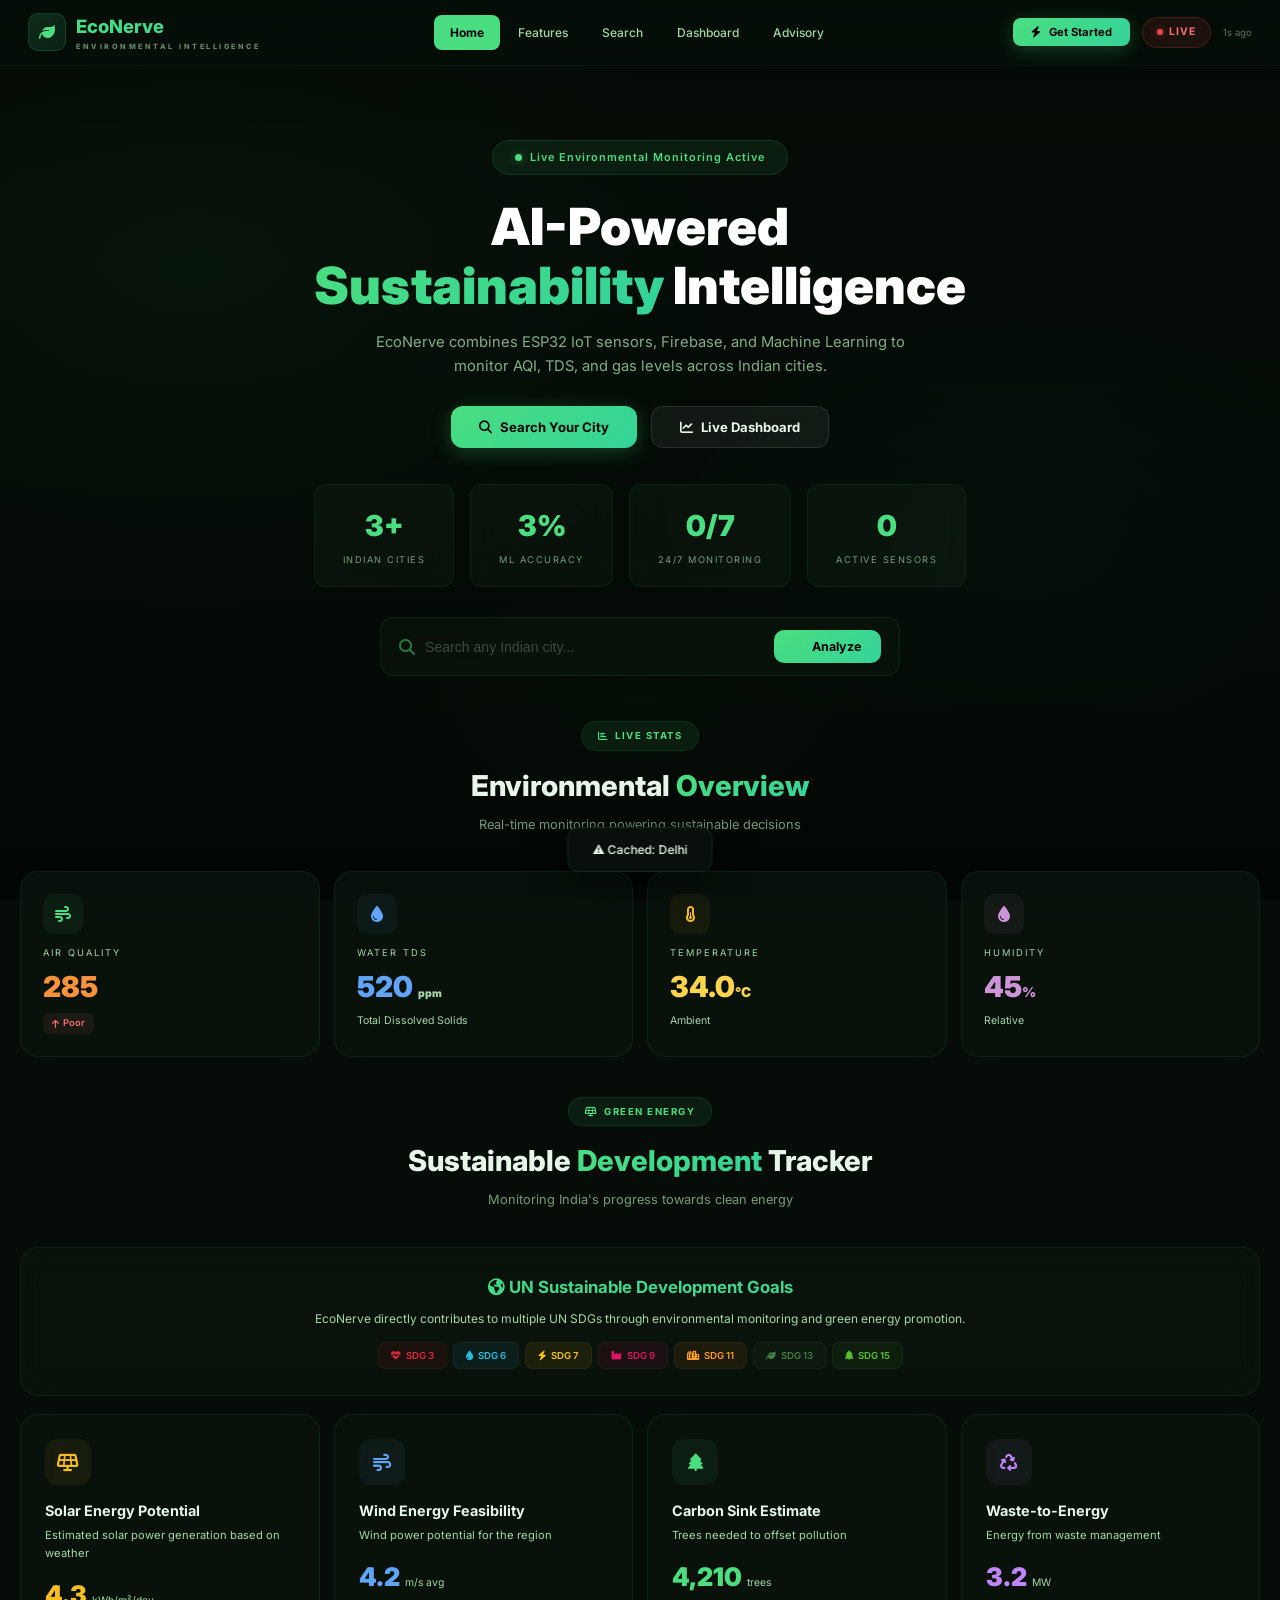
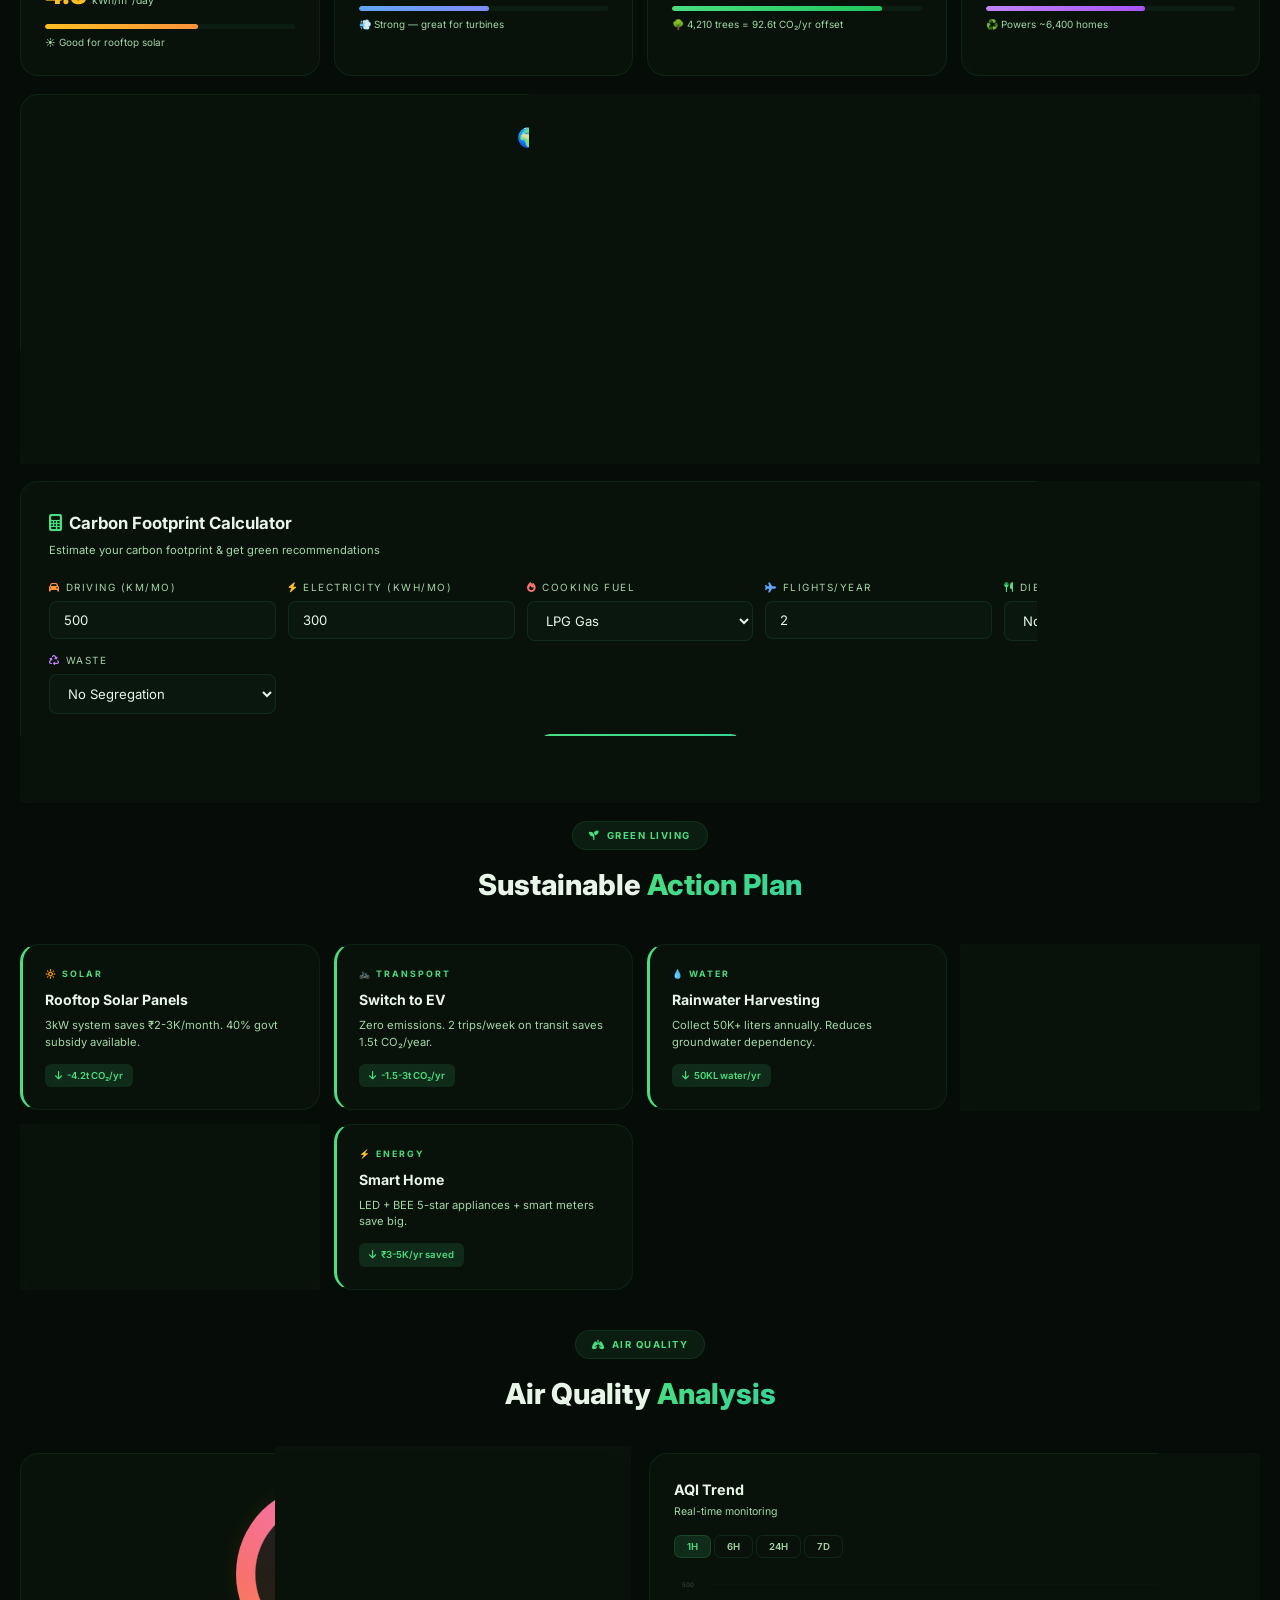
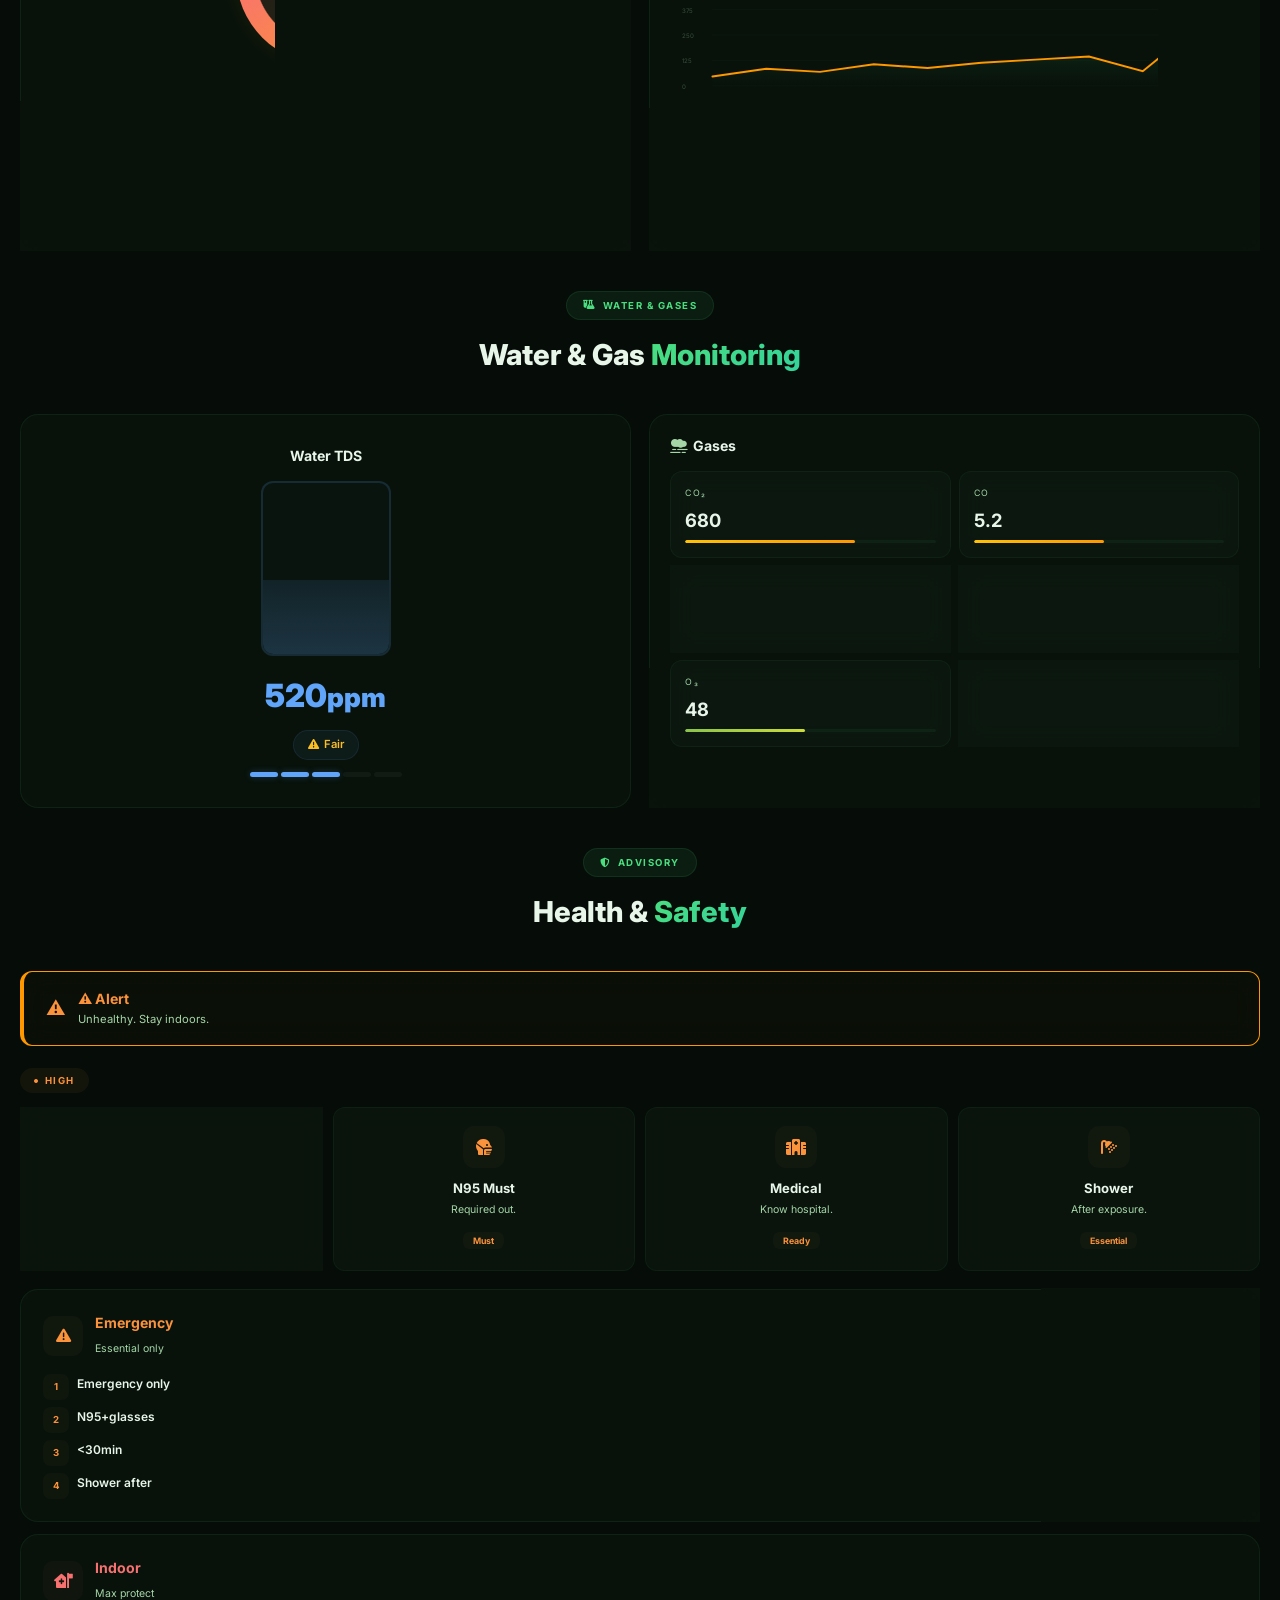
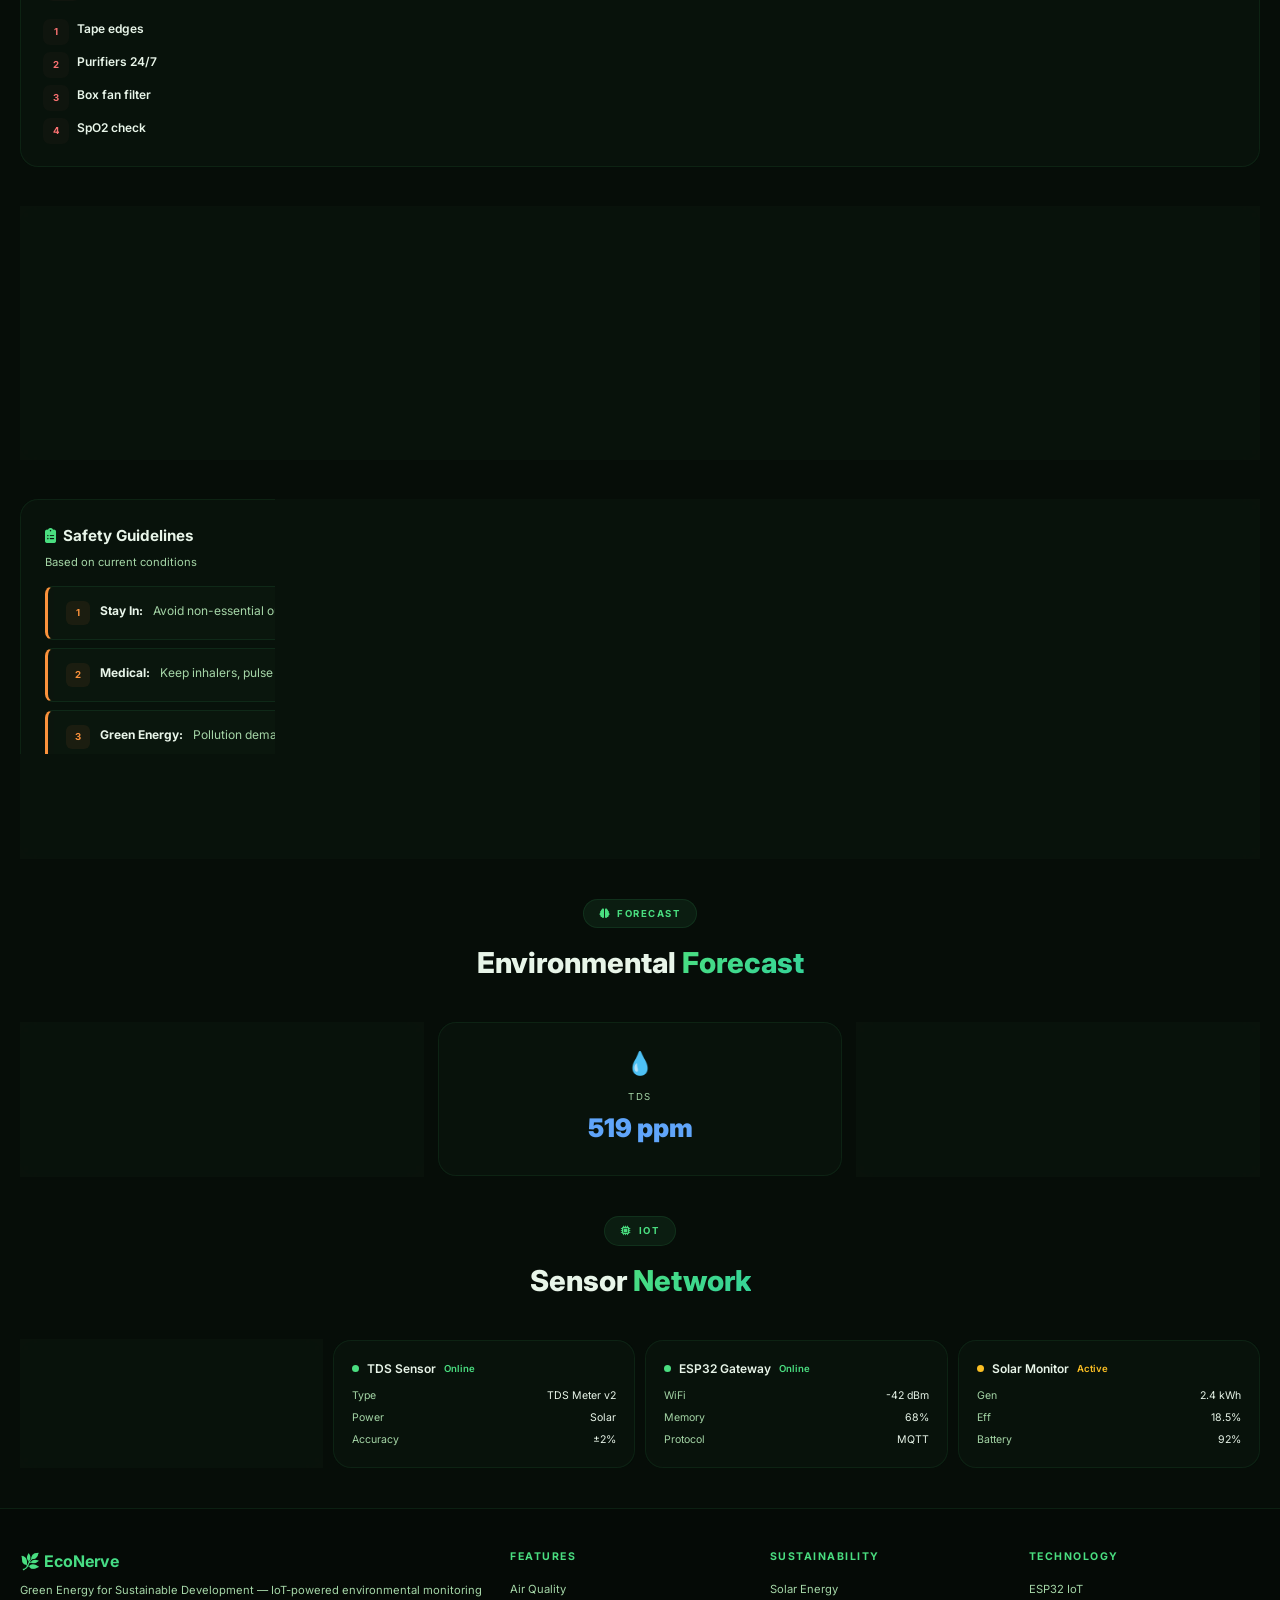
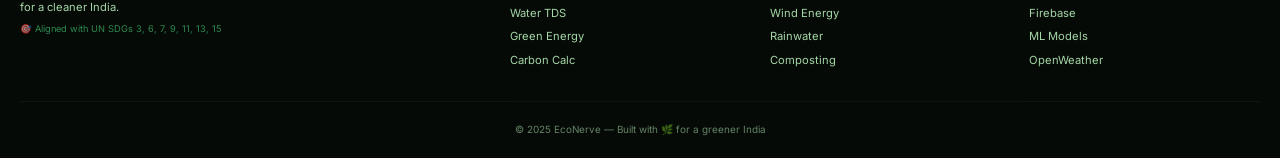
<file: dashboard/econerve/index.html>
<!DOCTYPE html>
<html lang="en">
<head>
<meta charset="UTF-8">
<meta name="viewport" content="width=device-width, initial-scale=1.0">
<title>EcoNerve — Green Energy for Sustainable Development</title>
<link rel="stylesheet" href="https://cdnjs.cloudflare.com/ajax/libs/font-awesome/6.5.0/css/all.min.css">
<link href="https://fonts.googleapis.com/css2?family=Inter:wght@300;400;500;600;700;800;900&display=swap" rel="stylesheet">
<style>
:root {
  --bg-primary: #060d08;
  --bg-card: rgba(13, 23, 15, 0.75);
  --bg-glass: rgba(15, 30, 18, 0.55);
  --bg-glass-strong: rgba(10, 20, 12, 0.82);
  --border: rgba(74, 222, 128, 0.1);
  --border-hover: rgba(74, 222, 128, 0.22);
  --text: #e8f5e9;
  --text-sec: #a5d6a7;
  --green: #4ade80;
  --green-dim: rgba(74,222,128,0.12);
  --emerald: #34d399;
  --lime: #a3e635;
  --blue: #60a5fa;
  --yellow: #fbbf24;
  --orange: #fb923c;
  --red: #f87171;
  --pink: #f472b6;
  --purple: #c084fc;
  --cyan: #22d3ee;
  --radius: 18px;
  --radius-sm: 12px;
  --shadow: 0 8px 40px rgba(0,0,0,0.5);
  --transition: all 0.3s cubic-bezier(0.4,0,0.2,1);
}

* { margin:0; padding:0; box-sizing:border-box; }

body {
  font-family: 'Inter', -apple-system, BlinkMacSystemFont, sans-serif;
  background: var(--bg-primary);
  color: var(--text);
  overflow-x: hidden;
  line-height: 1.6;
}

/* ============================================================
   REAL FOREST BACKGROUND — matching the reference image
   ============================================================ */
.forest-bg {
  position: fixed;
  inset: 0;
  z-index: 0;
  /* Real forest image background */
  background:
    url('https://images.unsplash.com/photo-1448375240586-882707db888b?w=1920&q=80') center center / cover no-repeat;
}

/* Dark overlay to make content readable */
.forest-bg::before {
  content: '';
  position: absolute;
  inset: 0;
  background:
    linear-gradient(180deg,
      rgba(3, 8, 4, 0.82) 0%,
      rgba(5, 12, 6, 0.72) 25%,
      rgba(4, 10, 5, 0.68) 50%,
      rgba(3, 8, 4, 0.75) 75%,
      rgba(2, 6, 3, 0.88) 100%
    );
}

/* Subtle green ambient glow */
.forest-bg::after {
  content: '';
  position: absolute;
  inset: 0;
  background:
    radial-gradient(ellipse 800px 500px at 15% 30%, rgba(74,222,128,0.04) 0%, transparent 70%),
    radial-gradient(ellipse 600px 400px at 80% 60%, rgba(34,211,153,0.03) 0%, transparent 60%),
    radial-gradient(ellipse 500px 300px at 50% 80%, rgba(74,222,128,0.025) 0%, transparent 50%);
  pointer-events: none;
}

/* Animated fireflies */
#atmo {
  position: fixed; inset: 0; z-index: 0; pointer-events: none; overflow: hidden;
}
.firefly {
  position: absolute;
  background: radial-gradient(circle, rgba(74,222,128,0.9), rgba(163,230,53,0.4) 40%, transparent 70%);
  border-radius: 50%;
  animation: floatFirefly linear infinite;
  opacity: 0;
  filter: blur(0.3px);
}
@keyframes floatFirefly {
  0% { opacity:0; transform: translate(0,0) scale(0.5); }
  15% { opacity:0.9; transform: scale(1); }
  85% { opacity:0.5; }
  100% { opacity:0; transform: translate(var(--dx), var(--dy)) scale(0.3); }
}
.leaf-p {
  position: absolute; top: -30px;
  animation: leafFall linear infinite; opacity: 0;
}
@keyframes leafFall {
  0% { transform: translateY(-30px) rotate(0deg) translateX(0); opacity:0; }
  10% { opacity:0.4; }
  50% { transform: translateY(50vh) rotate(360deg) translateX(25px); opacity:0.25; }
  100% { transform: translateY(105vh) rotate(720deg) translateX(-15px); opacity:0; }
}

/* Scrollbar */
::-webkit-scrollbar { width: 5px; }
::-webkit-scrollbar-track { background: transparent; }
::-webkit-scrollbar-thumb { background: rgba(74,222,128,0.3); border-radius: 3px; }
::-webkit-scrollbar-thumb:hover { background: var(--green); }

/* ============================================================
   LOADER
   ============================================================ */
#loader {
  position: fixed; inset: 0; z-index: 10000;
  background: #040a05;
  display: flex; flex-direction: column;
  align-items: center; justify-content: center;
  transition: opacity 0.8s, visibility 0.8s;
}
#loader.hidden { opacity: 0; visibility: hidden; pointer-events: none; }
.loader-wrap { position: relative; width: 80px; height: 80px; margin-bottom: 24px; }
.loader-ring {
  width: 80px; height: 80px;
  border: 3px solid rgba(74,222,128,0.08);
  border-top-color: var(--green);
  border-right-color: var(--emerald);
  border-radius: 50%;
  animation: spin 1s linear infinite;
}
@keyframes spin { to { transform: rotate(360deg); } }
.loader-emoji {
  position: absolute; top: 50%; left: 50%;
  transform: translate(-50%, -50%);
  font-size: 2rem;
  animation: treePulse 1.5s ease-in-out infinite;
}
@keyframes treePulse {
  0%,100% { transform: translate(-50%,-50%) scale(1); }
  50% { transform: translate(-50%,-50%) scale(1.15); }
}
.loader-text { color: var(--green); font-size: 1.2rem; font-weight: 800; letter-spacing: 4px; }
.loader-sub { color: var(--text-sec); font-size: 0.55rem; letter-spacing: 3px; margin-top: 6px; text-transform: uppercase; opacity: 0.6; }

/* ============================================================
   HEADER — Glass style matching reference
   ============================================================ */
header {
  position: fixed; top: 0; left: 0; right: 0; z-index: 1000;
  padding: 12px 28px;
  background: rgba(8, 16, 10, 0.6);
  backdrop-filter: blur(25px) saturate(1.4);
  -webkit-backdrop-filter: blur(25px) saturate(1.4);
  border-bottom: 1px solid rgba(74,222,128,0.06);
  display: flex; align-items: center; justify-content: space-between;
  transition: var(--transition);
}
header.scrolled {
  padding: 8px 28px;
  background: rgba(6, 12, 7, 0.88);
  box-shadow: 0 4px 30px rgba(0,0,0,0.4);
}
.logo { display: flex; align-items: center; gap: 10px; }
.logo-icon {
  width: 38px; height: 38px;
  background: linear-gradient(135deg, rgba(74,222,128,0.15), rgba(34,211,153,0.1));
  border: 1px solid rgba(74,222,128,0.15);
  border-radius: 10px;
  display: flex; align-items: center; justify-content: center;
  font-size: 1rem; color: var(--green);
}
.logo h1 {
  font-size: 1.15rem; font-weight: 800;
  background: linear-gradient(135deg, var(--green), var(--emerald));
  -webkit-background-clip: text; -webkit-text-fill-color: transparent;
}
.logo small {
  display: block; font-size: 0.45rem; color: var(--text-sec);
  letter-spacing: 2.5px; text-transform: uppercase;
  -webkit-text-fill-color: var(--text-sec); opacity: 0.6;
}

nav { display: flex; gap: 2px; }
nav a {
  padding: 8px 16px; border-radius: 8px;
  color: var(--text-sec); text-decoration: none;
  font-size: 0.75rem; font-weight: 500;
  transition: var(--transition);
}
nav a:hover { background: rgba(74,222,128,0.08); color: var(--green); }
nav a.active {
  background: var(--green);
  color: #000;
  font-weight: 700;
  border-radius: 8px;
}

.header-right { display: flex; align-items: center; gap: 12px; }
.live-badge {
  display: flex; align-items: center; gap: 6px;
  padding: 6px 14px; border-radius: 20px;
  background: rgba(239,68,68,0.1);
  border: 1px solid rgba(239,68,68,0.2);
  font-size: 0.65rem; color: #f87171; font-weight: 700;
  letter-spacing: 1px;
}
.live-dot {
  width: 6px; height: 6px; background: #ef4444; border-radius: 50%;
  animation: livePulse 1.5s infinite;
  box-shadow: 0 0 6px rgba(239,68,68,0.5);
}
@keyframes livePulse {
  0%,100% { opacity:1; transform:scale(1); }
  50% { opacity:0.4; transform:scale(1.6); }
}
.update-timer { font-size: 0.6rem; color: var(--text-sec); opacity: 0.5; }

.hamburger {
  display: none; flex-direction: column; gap: 5px;
  cursor: pointer; z-index: 1002; background: none; border: none; padding: 5px;
}
.hamburger span { width: 20px; height: 2px; background: var(--green); border-radius: 2px; transition: var(--transition); }
.hamburger.active span:nth-child(1) { transform: rotate(45deg) translate(5px,5px); }
.hamburger.active span:nth-child(2) { opacity: 0; }
.hamburger.active span:nth-child(3) { transform: rotate(-45deg) translate(5px,-5px); }
.mobile-menu {
  position: fixed; top: 0; right: -280px; width: 270px; height: 100vh;
  background: rgba(8,16,10,0.95); backdrop-filter: blur(20px);
  z-index: 1001; padding: 80px 20px 20px;
  transition: right 0.3s ease; display: flex; flex-direction: column; gap: 4px;
  border-left: 1px solid var(--border);
}
.mobile-menu.active { right: 0; }
.mobile-menu a {
  padding: 12px 16px; border-radius: 10px; color: var(--text-sec);
  text-decoration: none; font-size: 0.82rem; transition: var(--transition);
}
.mobile-menu a:hover { background: var(--green-dim); color: var(--green); }
.overlay {
  position: fixed; inset: 0; background: rgba(0,0,0,0.5);
  z-index: 1000; opacity: 0; visibility: hidden; transition: var(--transition);
}
.overlay.active { opacity: 1; visibility: visible; }

/* ============================================================
   LAYOUT
   ============================================================ */
main { padding-top: 75px; position: relative; z-index: 1; }
.container { max-width: 1280px; margin: 0 auto; padding: 0 20px; }

.section-head { text-align: center; margin-bottom: 36px; }
.section-head .badge {
  display: inline-flex; align-items: center; gap: 6px;
  padding: 6px 16px; border-radius: 20px;
  background: rgba(74,222,128,0.08);
  border: 1px solid rgba(74,222,128,0.1);
  color: var(--green); font-size: 0.6rem; font-weight: 700;
  letter-spacing: 1.5px; text-transform: uppercase; margin-bottom: 12px;
}
.section-head h2 {
  font-size: 1.8rem; font-weight: 800; color: var(--text);
}
.section-head h2 .hl {
  background: linear-gradient(135deg, var(--green), var(--emerald));
  -webkit-background-clip: text; -webkit-text-fill-color: transparent;
}
.section-head p { color: var(--text-sec); font-size: 0.8rem; margin-top: 6px; opacity: 0.7; }

/* ============================================================
   GLASS CARDS — matching reference exactly
   ============================================================ */
.glass {
  background: rgba(12, 22, 14, 0.65);
  border: 1px solid rgba(74, 222, 128, 0.08);
  border-radius: var(--radius);
  backdrop-filter: blur(20px) saturate(1.3);
  -webkit-backdrop-filter: blur(20px) saturate(1.3);
  transition: var(--transition);
}
.glass:hover {
  border-color: rgba(74,222,128,0.18);
  transform: translateY(-2px);
  box-shadow: 0 8px 35px rgba(0,0,0,0.3), 0 0 15px rgba(74,222,128,0.04);
}
.glass-sm {
  background: rgba(15, 28, 18, 0.5);
  border: 1px solid rgba(74,222,128,0.06);
  border-radius: var(--radius-sm);
  backdrop-filter: blur(14px);
  -webkit-backdrop-filter: blur(14px);
}

/* ============================================================
   HERO — matching reference layout
   ============================================================ */
.hero {
  padding: 65px 0 45px; text-align: center; position: relative;
}
.hero-badge {
  display: inline-flex; align-items: center; gap: 8px;
  padding: 8px 22px; border-radius: 28px;
  background: rgba(74,222,128,0.08);
  border: 1px solid rgba(74,222,128,0.12);
  color: var(--green); font-size: 0.68rem; font-weight: 600;
  margin-bottom: 22px; letter-spacing: 1px;
}
.hero-badge .hb-dot {
  width: 7px; height: 7px; background: var(--green); border-radius: 50%;
  animation: livePulse 2s infinite;
  box-shadow: 0 0 8px rgba(74,222,128,0.4);
}
.hero h1 {
  font-size: clamp(2rem, 5vw, 3.2rem); font-weight: 900;
  line-height: 1.15; margin-bottom: 16px; color: #fff;
}
.hero h1 .gradient {
  background: linear-gradient(135deg, var(--green), var(--emerald), var(--lime));
  background-size: 200% auto;
  -webkit-background-clip: text; -webkit-text-fill-color: transparent;
  animation: heroShimmer 4s linear infinite;
}
@keyframes heroShimmer { to { background-position: 200% center; } }
.hero p {
  color: var(--text-sec); font-size: 0.92rem;
  max-width: 580px; margin: 0 auto 28px; opacity: 0.8;
}

/* Hero action buttons — matching reference */
.hero-actions {
  display: flex; justify-content: center; gap: 14px;
  margin-bottom: 36px; flex-wrap: wrap;
}
.hero-btn {
  padding: 12px 28px; border-radius: 12px;
  font-size: 0.82rem; font-weight: 700;
  text-decoration: none; display: flex; align-items: center; gap: 8px;
  transition: var(--transition); cursor: pointer; border: none;
  font-family: inherit;
}
.hero-btn.primary {
  background: linear-gradient(135deg, var(--green), var(--emerald));
  color: #000;
  box-shadow: 0 4px 20px rgba(74,222,128,0.25);
}
.hero-btn.primary:hover {
  transform: translateY(-2px) scale(1.03);
  box-shadow: 0 6px 30px rgba(74,222,128,0.35);
}
.hero-btn.secondary {
  background: rgba(255,255,255,0.06);
  border: 1px solid rgba(255,255,255,0.1);
  color: var(--text);
  backdrop-filter: blur(10px);
}
.hero-btn.secondary:hover {
  background: rgba(255,255,255,0.1);
  border-color: rgba(74,222,128,0.2);
  transform: translateY(-2px);
}

/* Hero stats — glass cards matching reference */
.hero-stats {
  display: flex; justify-content: center; gap: 16px; flex-wrap: wrap;
  margin-bottom: 30px;
}
.hero-stat {
  text-align: center; padding: 18px 28px; min-width: 130px;
  background: rgba(15, 28, 18, 0.5);
  border: 1px solid rgba(74,222,128,0.08);
  border-radius: var(--radius-sm);
  backdrop-filter: blur(16px);
  -webkit-backdrop-filter: blur(16px);
  transition: var(--transition);
}
.hero-stat:hover {
  border-color: rgba(74,222,128,0.2);
  transform: translateY(-3px);
  box-shadow: 0 8px 25px rgba(0,0,0,0.3);
}
.hero-stat .counter {
  font-size: 1.8rem; font-weight: 900; color: var(--green);
}
.hero-stat span {
  display: block; font-size: 0.58rem; color: var(--text-sec);
  margin-top: 4px; text-transform: uppercase; letter-spacing: 1.5px; opacity: 0.7;
}

/* Search */
.search-wrap { max-width: 520px; margin: 0 auto; position: relative; }
.search-box {
  display: flex; align-items: center; gap: 10px;
  padding: 12px 18px;
  background: rgba(12, 22, 14, 0.6);
  border: 1px solid rgba(74,222,128,0.1);
  border-radius: 14px;
  backdrop-filter: blur(20px);
  -webkit-backdrop-filter: blur(20px);
  transition: var(--transition);
}
.search-box:focus-within {
  border-color: rgba(74,222,128,0.3);
  box-shadow: 0 0 20px rgba(74,222,128,0.08);
}
.search-box i { color: var(--green); opacity: 0.5; }
.search-box input {
  flex: 1; background: none; border: none; outline: none;
  color: var(--text); font-size: 0.88rem;
}
.search-box input::placeholder { color: rgba(165,214,167,0.3); }
.search-box button {
  padding: 9px 20px; border-radius: 10px;
  background: linear-gradient(135deg, var(--green), var(--emerald));
  color: #000; font-weight: 700; font-size: 0.78rem;
  border: none; cursor: pointer; transition: var(--transition);
  display: flex; align-items: center; gap: 6px; font-family: inherit;
}
.search-box button:hover { transform: scale(1.05); box-shadow: 0 4px 20px rgba(74,222,128,0.3); }

.autocomplete {
  position: absolute; top: calc(100% + 6px); left: 0; right: 0;
  background: rgba(10, 18, 12, 0.95);
  border: 1px solid var(--border); border-radius: 12px;
  overflow: hidden; z-index: 100; box-shadow: var(--shadow);
  display: none; max-height: 320px; overflow-y: auto;
  backdrop-filter: blur(20px);
}
.autocomplete.show { display: block; }
.ac-item {
  display: flex; align-items: center; gap: 10px;
  padding: 11px 16px; cursor: pointer; transition: var(--transition);
  border-bottom: 1px solid rgba(74,222,128,0.03);
}
.ac-item:last-child { border-bottom: none; }
.ac-item:hover, .ac-item.selected { background: rgba(74,222,128,0.08); }
.ac-item i { color: var(--green); font-size: 0.75rem; opacity: 0.5; }
.ac-city { font-weight: 600; font-size: 0.82rem; }
.ac-state { color: var(--text-sec); font-size: 0.68rem; flex: 1; }
.ac-aqi { padding: 3px 9px; border-radius: 6px; font-size: 0.58rem; font-weight: 700; }

/* ============================================================
   CITY RESULT
   ============================================================ */
.city-result { display: none; margin-top: 28px; }
.city-result.show { display: block; }
.city-header { display: flex; align-items: center; gap: 14px; padding: 20px 24px; margin-bottom: 14px; }
.city-icon { width: 48px; height: 48px; border-radius: 12px; display: flex; align-items: center; justify-content: center; font-size: 1.2rem; }
.city-name { font-size: 1.3rem; font-weight: 800; }
.city-state { font-size: 0.7rem; color: var(--text-sec); }
.city-time { margin-left: auto; font-size: 0.7rem; color: var(--text-sec); }
.city-stats { display: grid; grid-template-columns: repeat(auto-fit, minmax(135px, 1fr)); gap: 10px; margin-bottom: 14px; }
.city-stat { background: rgba(15,28,18,0.5); border: 1px solid var(--border); border-radius: var(--radius-sm); padding: 16px; text-align: center; backdrop-filter: blur(12px); }
.cs-icon { font-size: 1.2rem; display: block; margin-bottom: 5px; }
.cs-val { font-size: 1.4rem; font-weight: 800; display: block; }
.cs-label { font-size: 0.55rem; color: var(--text-sec); text-transform: uppercase; letter-spacing: 1.5px; }
.cs-status { display: inline-block; padding: 3px 9px; border-radius: 6px; font-size: 0.55rem; font-weight: 700; margin-top: 5px; }
.city-gas-grid { display: grid; grid-template-columns: repeat(auto-fit, minmax(125px, 1fr)); gap: 8px; margin-bottom: 14px; }
.city-gas { background: rgba(15,28,18,0.5); border: 1px solid var(--border); border-radius: var(--radius-sm); padding: 12px; }
.cg-name { font-size: 0.58rem; color: var(--text-sec); text-transform: uppercase; letter-spacing: 1.5px; }
.cg-val { font-size: 1.05rem; font-weight: 700; margin: 3px 0; }
.cg-bar { height: 3px; background: rgba(74,222,128,0.06); border-radius: 2px; overflow: hidden; }
.cg-fill { height: 100%; border-radius: 2px; transition: width 0.8s; }
.city-advisory { padding: 20px; border-radius: var(--radius-sm); border-left: 3px solid; margin-bottom: 14px; }
.city-advisory h4 { font-size: 0.82rem; margin-bottom: 6px; }
.city-advisory p { font-size: 0.75rem; color: var(--text-sec); margin-bottom: 8px; }
.adv-actions { display: flex; flex-wrap: wrap; gap: 5px; }
.adv-action { padding: 4px 10px; border-radius: 6px; font-size: 0.6rem; font-weight: 600; display: flex; align-items: center; gap: 4px; }
.compare-section { padding: 20px; }
.compare-section h4 { font-size: 0.82rem; margin-bottom: 12px; color: var(--text-sec); }
.compare-bar-wrap { margin-bottom: 10px; }
.compare-label { display: flex; justify-content: space-between; font-size: 0.68rem; margin-bottom: 3px; }
.compare-bar { height: 5px; background: rgba(74,222,128,0.06); border-radius: 3px; overflow: hidden; }
.compare-fill { height: 100%; border-radius: 3px; transition: width 1s; }

/* ============================================================
   STATS
   ============================================================ */
.stats-grid { display: grid; grid-template-columns: repeat(4, 1fr); gap: 14px; margin-bottom: 40px; }
.stat-card { padding: 22px; }
.stat-card .sc-icon { width: 40px; height: 40px; border-radius: 10px; display: flex; align-items: center; justify-content: center; font-size: 1rem; margin-bottom: 12px; }
.stat-card .sc-label { font-size: 0.58rem; color: var(--text-sec); text-transform: uppercase; letter-spacing: 2px; }
.stat-card .sc-val { font-size: 1.8rem; font-weight: 900; margin: 3px 0; }
.stat-card .sc-sub { font-size: 0.66rem; color: var(--text-sec); }
.trend { display: inline-flex; align-items: center; gap: 4px; padding: 3px 9px; border-radius: 6px; font-size: 0.58rem; font-weight: 600; }
.trend.good { background: rgba(74,222,128,0.08); color: #4ade80; }
.trend.warn { background: rgba(251,191,36,0.08); color: #fbbf24; }
.trend.bad { background: rgba(248,113,113,0.08); color: #f87171; }

/* ============================================================
   AQI
   ============================================================ */
.aqi-section { display: grid; grid-template-columns: 1fr 1fr; gap: 18px; margin-bottom: 40px; }
.aqi-display { padding: 30px; text-align: center; }
.aqi-ring {
  width: 180px; height: 180px; margin: 0 auto 20px; border-radius: 50%;
  background: radial-gradient(circle, rgba(12,22,14,0.9) 55%, transparent 56%), conic-gradient(var(--green), var(--yellow), var(--orange), var(--red), var(--pink));
  display: flex; align-items: center; justify-content: center;
  transition: box-shadow 0.5s;
}
.aqi-inner { text-align: center; }
.aqi-num { font-size: 2.8rem; font-weight: 900; line-height: 1; }
.aqi-label { font-size: 0.48rem; color: var(--text-sec); text-transform: uppercase; letter-spacing: 3px; margin-top: 3px; }
.aqi-status { font-size: 1rem; font-weight: 700; margin: 8px 0 3px; }
.aqi-desc { font-size: 0.72rem; color: var(--text-sec); max-width: 300px; margin: 0 auto 12px; }
.aqi-badge { display: inline-flex; align-items: center; gap: 5px; padding: 6px 14px; border-radius: 20px; border: 1px solid; font-size: 0.66rem; font-weight: 600; }
.scale-wrap { margin-top: 18px; }
.scale-bar { height: 7px; border-radius: 4px; position: relative; background: linear-gradient(90deg, #4CAF50, #8BC34A, #FFC107, #FF9800, #F44336, #880E4F); }
.scale-marker { position: absolute; top: -6px; width: 19px; height: 19px; border-radius: 50%; background: #fff; border: 3px solid var(--bg-primary); box-shadow: 0 2px 8px rgba(0,0,0,0.4); transform: translateX(-50%); transition: left 0.8s; }
.scale-labels { display: flex; justify-content: space-between; font-size: 0.48rem; color: var(--text-sec); margin-top: 8px; }
.chart-card { padding: 24px; }
.chart-card h3 { font-size: 0.9rem; margin-bottom: 3px; }
.chart-card .chart-sub { font-size: 0.66rem; color: var(--text-sec); margin-bottom: 14px; }
.time-btns { display: flex; gap: 3px; margin-bottom: 14px; }
.time-btns button { padding: 5px 12px; border-radius: 7px; border: 1px solid var(--border); background: transparent; color: var(--text-sec); font-size: 0.6rem; cursor: pointer; transition: var(--transition); font-weight: 600; font-family: inherit; }
.time-btns button.active, .time-btns button:hover { background: var(--green-dim); color: var(--green); border-color: rgba(74,222,128,0.15); }

/* ============================================================
   TDS
   ============================================================ */
.tds-section { display: grid; grid-template-columns: 1fr 1fr; gap: 18px; margin-bottom: 40px; }
.tds-visual { padding: 30px; text-align: center; }
.water-container { width: 130px; height: 175px; margin: 0 auto 14px; border: 2px solid rgba(96,165,250,0.15); border-radius: 12px; position: relative; overflow: hidden; background: rgba(96,165,250,0.02); }
.water-wave { position: absolute; bottom: 0; left: 0; right: 0; background: linear-gradient(180deg, rgba(96,165,250,0.1), rgba(96,165,250,0.22)); border-radius: 0 0 10px 10px; transition: height 1s; }
.tds-meter { font-size: 2rem; font-weight: 900; color: var(--blue); }
.tds-quality { display: inline-flex; align-items: center; gap: 5px; padding: 5px 14px; border-radius: 18px; background: rgba(96,165,250,0.06); border: 1px solid rgba(96,165,250,0.1); font-size: 0.7rem; font-weight: 600; margin-top: 8px; }
.tds-segments { display: flex; gap: 3px; justify-content: center; margin-top: 12px; }
.tds-seg { width: 28px; height: 5px; border-radius: 3px; background: rgba(255,255,255,0.04); transition: var(--transition); }
.tds-seg.on { background: var(--blue); box-shadow: 0 0 6px rgba(96,165,250,0.25); }
.gas-grid { display: grid; grid-template-columns: repeat(2, 1fr); gap: 8px; }
.gas-card { padding: 14px; display: flex; flex-direction: column; gap: 5px; }
.gas-name { font-size: 0.55rem; color: var(--text-sec); text-transform: uppercase; letter-spacing: 1.5px; }
.gas-val { font-size: 1.15rem; font-weight: 700; }
.gas-bar { height: 3px; background: rgba(74,222,128,0.06); border-radius: 2px; overflow: hidden; }
.gas-fill { height: 100%; border-radius: 2px; transition: width 0.8s; }

/* ============================================================
   GREEN ENERGY
   ============================================================ */
.green-energy-section { margin-bottom: 40px; }
.sdg-banner { padding: 26px; background: rgba(12,22,14,0.6); border: 1px solid rgba(74,222,128,0.08); border-radius: var(--radius); margin-bottom: 18px; text-align: center; backdrop-filter: blur(16px); }
.sdg-banner h3 { font-size: 1.05rem; font-weight: 700; background: linear-gradient(135deg, var(--green), var(--emerald)); -webkit-background-clip: text; -webkit-text-fill-color: transparent; margin-bottom: 8px; }
.sdg-banner p { color: var(--text-sec); font-size: 0.75rem; max-width: 680px; margin: 0 auto; }
.sdg-goals { display: flex; gap: 6px; justify-content: center; flex-wrap: wrap; margin-top: 14px; }
.sdg-goal { padding: 5px 12px; border-radius: 7px; font-size: 0.6rem; font-weight: 600; display: flex; align-items: center; gap: 5px; border: 1px solid rgba(255,255,255,0.04); transition: var(--transition); }
.sdg-goal:hover { transform: translateY(-1px); }
.green-grid { display: grid; grid-template-columns: repeat(auto-fit, minmax(270px, 1fr)); gap: 14px; margin-bottom: 18px; }
.green-card { padding: 24px; }
.green-card .gc-icon { width: 46px; height: 46px; border-radius: 12px; display: flex; align-items: center; justify-content: center; font-size: 1.1rem; margin-bottom: 14px; }
.green-card h4 { font-size: 0.9rem; margin-bottom: 5px; }
.green-card p { font-size: 0.7rem; color: var(--text-sec); margin-bottom: 12px; }
.green-card .gc-metric { display: flex; align-items: baseline; gap: 5px; margin-bottom: 8px; }
.green-card .gc-val { font-size: 1.6rem; font-weight: 900; }
.green-card .gc-unit { font-size: 0.65rem; color: var(--text-sec); }
.green-card .gc-bar { height: 5px; background: rgba(74,222,128,0.06); border-radius: 3px; overflow: hidden; }
.green-card .gc-fill { height: 100%; border-radius: 3px; transition: width 1s; }
.green-card .gc-info { font-size: 0.62rem; color: var(--text-sec); margin-top: 6px; }

/* Sustainability Score */
.sustainability-score { padding: 28px; text-align: center; margin-bottom: 18px; }
.sus-ring { width: 160px; height: 160px; margin: 0 auto 16px; border-radius: 50%; display: flex; align-items: center; justify-content: center; position: relative; }
.sus-ring svg { position: absolute; width: 100%; height: 100%; transform: rotate(-90deg); }
.sus-ring circle { fill: none; stroke-width: 6; cx: 80; cy: 80; r: 72; }
.sus-ring .bg-c { stroke: rgba(74,222,128,0.05); }
.sus-ring .fg-c { stroke-linecap: round; transition: stroke-dashoffset 1.5s; }
.sus-score { font-size: 2.4rem; font-weight: 900; position: relative; z-index: 1; }
.sus-label { font-size: 0.5rem; color: var(--text-sec); text-transform: uppercase; letter-spacing: 2px; position: relative; z-index: 1; }
.sus-breakdown { display: grid; grid-template-columns: repeat(auto-fit, minmax(100px, 1fr)); gap: 8px; margin-top: 14px; }
.sus-item { padding: 12px; background: rgba(15,28,18,0.4); border: 1px solid var(--border); border-radius: 8px; }
.sus-item-val { font-size: 1.1rem; font-weight: 700; }
.sus-item-label { font-size: 0.48rem; color: var(--text-sec); text-transform: uppercase; letter-spacing: 1.5px; }

/* Carbon Calc */
.carbon-calc { padding: 28px; margin-bottom: 18px; }
.carbon-calc h3 { font-size: 1.05rem; margin-bottom: 5px; }
.carbon-calc .cc-sub { font-size: 0.7rem; color: var(--text-sec); margin-bottom: 20px; }
.cc-inputs { display: grid; grid-template-columns: repeat(auto-fit, minmax(190px, 1fr)); gap: 12px; margin-bottom: 20px; }
.cc-input-group { display: flex; flex-direction: column; gap: 5px; }
.cc-input-group label { font-size: 0.62rem; color: var(--text-sec); text-transform: uppercase; letter-spacing: 1.5px; display: flex; align-items: center; gap: 5px; }
.cc-input-group input, .cc-input-group select { padding: 10px 14px; border-radius: 8px; background: rgba(15,28,18,0.5); border: 1px solid var(--border); color: var(--text); font-size: 0.82rem; outline: none; transition: var(--transition); font-family: inherit; }
.cc-input-group input:focus, .cc-input-group select:focus { border-color: rgba(74,222,128,0.25); }
.cc-input-group select option { background: #0c1a10; color: var(--text); }
.cc-btn { padding: 12px 28px; border-radius: 10px; background: linear-gradient(135deg, var(--green), var(--emerald)); color: #000; font-weight: 700; font-size: 0.82rem; border: none; cursor: pointer; transition: var(--transition); display: flex; align-items: center; gap: 7px; margin: 0 auto; font-family: inherit; }
.cc-btn:hover { transform: scale(1.05); box-shadow: 0 4px 20px rgba(74,222,128,0.3); }
.cc-result { display: none; margin-top: 18px; padding: 20px; background: rgba(15,28,18,0.4); border: 1px solid var(--border); border-radius: var(--radius-sm); }
.cc-result.show { display: block; }
.cc-result-grid { display: grid; grid-template-columns: repeat(auto-fit, minmax(130px, 1fr)); gap: 12px; margin-bottom: 16px; }
.cc-result-item { text-align: center; }
.cc-result-item .ccr-val { font-size: 1.4rem; font-weight: 800; }
.cc-result-item .ccr-label { font-size: 0.55rem; color: var(--text-sec); text-transform: uppercase; letter-spacing: 1.5px; }
.cc-tips { display: flex; flex-direction: column; gap: 8px; }
.cc-tip { display: flex; align-items: flex-start; gap: 10px; padding: 10px; background: rgba(74,222,128,0.02); border-radius: 8px; border-left: 3px solid var(--green); }
.cc-tip-num { width: 22px; height: 22px; border-radius: 6px; background: var(--green-dim); color: var(--green); display: flex; align-items: center; justify-content: center; font-size: 0.6rem; font-weight: 700; flex-shrink: 0; }
.cc-tip p { font-size: 0.7rem; color: var(--text-sec); line-height: 1.5; }
.cc-tip strong { color: var(--text); }

/* Green Tips */
.green-tips-grid { display: grid; grid-template-columns: repeat(auto-fit, minmax(270px, 1fr)); gap: 14px; margin-bottom: 18px; }
.green-tip-card { padding: 22px; border-left: 3px solid var(--green); }
.green-tip-card .gt-category { font-size: 0.55rem; color: var(--green); text-transform: uppercase; letter-spacing: 2px; margin-bottom: 8px; font-weight: 700; }
.green-tip-card h4 { font-size: 0.88rem; margin-bottom: 5px; }
.green-tip-card p { font-size: 0.7rem; color: var(--text-sec); margin-bottom: 10px; line-height: 1.5; }
.green-tip-card .gt-impact { display: inline-flex; align-items: center; gap: 5px; padding: 4px 10px; border-radius: 6px; background: var(--green-dim); color: var(--green); font-size: 0.6rem; font-weight: 600; }

/* ============================================================
   ADVISORY
   ============================================================ */
.adv-section { margin-bottom: 40px; }
.adv-tag { display: inline-flex; align-items: center; gap: 5px; padding: 5px 14px; border-radius: 18px; font-size: 0.6rem; font-weight: 700; letter-spacing: 1.5px; margin-bottom: 14px; }
.adv-grid { display: grid; grid-template-columns: repeat(auto-fit, minmax(190px, 1fr)); gap: 10px; margin-bottom: 18px; }
.adv-card { padding: 18px; text-align: center; }
.adv-icon-wrap { width: 42px; height: 42px; border-radius: 11px; display: flex; align-items: center; justify-content: center; font-size: 1rem; margin: 0 auto 10px; }
.adv-card h4 { font-size: 0.82rem; margin-bottom: 3px; }
.adv-card p { font-size: 0.66rem; color: var(--text-sec); margin-bottom: 7px; }
.adv-level { padding: 3px 10px; border-radius: 6px; font-size: 0.55rem; font-weight: 700; }
.adv-detail-card { padding: 22px; margin-bottom: 12px; }
.adv-detail-head { display: flex; align-items: center; gap: 12px; margin-bottom: 14px; }
.adv-detail-icon { width: 40px; height: 40px; border-radius: 10px; display: flex; align-items: center; justify-content: center; font-size: 0.95rem; flex-shrink: 0; }
.adv-detail-head h3 { font-size: 0.88rem; }
.adv-detail-head span { font-size: 0.66rem; color: var(--text-sec); }
.step-list { display: flex; flex-direction: column; gap: 7px; }
.step-item { display: flex; align-items: flex-start; gap: 8px; }
.step-num { width: 26px; height: 26px; border-radius: 7px; display: flex; align-items: center; justify-content: center; font-size: 0.6rem; font-weight: 700; flex-shrink: 0; }
.step-item h5 { font-size: 0.75rem; font-weight: 600; }
.step-item p { font-size: 0.62rem; color: var(--text-sec); }
.emerg-banner { padding: 16px 22px; border-radius: var(--radius-sm); border-left: 4px solid; margin-bottom: 18px; display: flex; align-items: center; gap: 12px; }
.emerg-banner.hidden { display: none; }
.banner-icon { font-size: 1.2rem; }
.banner-title { font-size: 0.88rem; font-weight: 700; }
.banner-msg { font-size: 0.7rem; color: var(--text-sec); }
.health-section { padding: 24px; margin-bottom: 40px; }
.health-section h3 { font-size: 0.95rem; margin-bottom: 14px; }
#healthTips { display: flex; flex-direction: column; gap: 8px; }
.safety-section { padding: 24px; margin-bottom: 40px; }
.safety-section h3 { font-size: 0.95rem; margin-bottom: 5px; }
.safety-section .ss-sub { font-size: 0.7rem; color: var(--text-sec); margin-bottom: 14px; }
.ai-suggestion-item { padding: 14px 18px; margin-bottom: 8px; background: rgba(15,28,18,0.4); border: 1px solid var(--border); border-left: 3px solid var(--green); border-radius: 8px; font-size: 0.75rem; line-height: 1.6; color: var(--text-sec); display: flex; align-items: flex-start; gap: 10px; }
.ai-suggestion-item strong { color: var(--text); }
.ai-suggestion-item-number { width: 24px; height: 24px; border-radius: 6px; display: flex; align-items: center; justify-content: center; font-size: 0.6rem; font-weight: 700; flex-shrink: 0; }

/* Predictions */
.pred-section { display: grid; grid-template-columns: repeat(3, 1fr); gap: 14px; margin-bottom: 40px; }
.pred-card { padding: 22px; text-align: center; }
.pred-card .pc-icon { font-size: 1.4rem; margin-bottom: 8px; }
.pred-card .pc-label { font-size: 0.6rem; color: var(--text-sec); text-transform: uppercase; letter-spacing: 1.5px; }
.pred-card .pc-val { font-size: 1.6rem; font-weight: 900; margin: 4px 0; }

/* Devices */
.device-section { margin-bottom: 40px; }
.device-grid { display: grid; grid-template-columns: repeat(auto-fit, minmax(195px, 1fr)); gap: 10px; }
.device-card { padding: 18px; }
.dc-head { display: flex; align-items: center; gap: 8px; margin-bottom: 10px; }
.dc-dot { width: 7px; height: 7px; border-radius: 50%; }
.dc-name { font-size: 0.75rem; font-weight: 600; }
.dc-status { font-size: 0.6rem; font-weight: 600; }
.dc-metrics { display: flex; flex-direction: column; gap: 5px; }
.dc-m { display: flex; justify-content: space-between; font-size: 0.66rem; }
.dc-m span:first-child { color: var(--text-sec); }

/* ============================================================
   FOOTER
   ============================================================ */
footer {
  padding: 40px 0 20px;
  border-top: 1px solid var(--border);
  background: rgba(6,10,7,0.8);
  backdrop-filter: blur(10px);
  position: relative; z-index: 1;
}
.footer-grid { display: grid; grid-template-columns: 2fr 1fr 1fr 1fr; gap: 28px; margin-bottom: 28px; }
.footer-brand h3 { font-size: 1rem; background: linear-gradient(135deg, var(--green), var(--emerald)); -webkit-background-clip: text; -webkit-text-fill-color: transparent; margin-bottom: 8px; }
.footer-brand p { font-size: 0.7rem; color: var(--text-sec); line-height: 1.5; }
.footer-col h4 { font-size: 0.66rem; color: var(--green); margin-bottom: 12px; text-transform: uppercase; letter-spacing: 1.5px; }
.footer-col a { display: block; font-size: 0.7rem; color: var(--text-sec); text-decoration: none; padding: 3px 0; transition: var(--transition); }
.footer-col a:hover { color: var(--green); transform: translateX(3px); }
.footer-bottom { text-align: center; font-size: 0.62rem; color: var(--text-sec); padding-top: 20px; border-top: 1px solid var(--border); opacity: 0.6; }

/* Back to top & Toast */
.btt { position: fixed; bottom: 22px; right: 22px; z-index: 999; width: 42px; height: 42px; border-radius: 12px; background: linear-gradient(135deg, var(--green), var(--emerald)); color: #000; display: flex; align-items: center; justify-content: center; border: none; cursor: pointer; font-size: 0.95rem; opacity: 0; visibility: hidden; transform: translateY(20px); transition: var(--transition); box-shadow: 0 4px 20px rgba(74,222,128,0.25); }
.btt.visible { opacity: 1; visibility: visible; transform: translateY(0); }
.btt:hover { transform: translateY(-3px) scale(1.05); }
.toast { position: fixed; bottom: 28px; left: 50%; transform: translateX(-50%) translateY(100px); padding: 12px 24px; border-radius: 12px; background: rgba(10,18,12,0.92); border: 1px solid rgba(74,222,128,0.12); color: var(--text); font-size: 0.75rem; z-index: 9999; transition: transform 0.4s; box-shadow: var(--shadow); backdrop-filter: blur(16px); font-weight: 500; }
.toast.show { transform: translateX(-50%) translateY(0); }

/* Reveal */
.reveal { opacity: 0; transform: translateY(25px); transition: opacity 0.6s, transform 0.6s; }
.reveal.active { opacity: 1; transform: translateY(0); }

/* Responsive */
@media (max-width: 900px) {
  nav { display: none; }
  .hamburger { display: flex; }
  .stats-grid { grid-template-columns: repeat(2, 1fr); }
  .aqi-section, .tds-section { grid-template-columns: 1fr; }
  .pred-section { grid-template-columns: 1fr; }
  .footer-grid { grid-template-columns: 1fr 1fr; }
  .green-grid { grid-template-columns: 1fr; }
  .cc-inputs { grid-template-columns: 1fr; }
}
@media (max-width: 480px) {
  .stats-grid { grid-template-columns: 1fr; }
  .hero h1 { font-size: 1.6rem; }
  .hero-stats { gap: 8px; }
  .hero-stat { padding: 14px 16px; min-width: 100px; }
  .hero-stat .counter { font-size: 1.4rem; }
  .adv-grid { grid-template-columns: 1fr 1fr; }
  .footer-grid { grid-template-columns: 1fr; }
  header { padding: 10px 14px; }
  .container { padding: 0 12px; }
  .hero-actions { flex-direction: column; align-items: center; }
}
</style>
</head>
<body>

<!-- Loader -->
<div id="loader">
  <div class="loader-wrap">
    <div class="loader-ring"></div>
    <div class="loader-emoji">🌿</div>
  </div>
  <div class="loader-text">EcoNerve</div>
  <div class="loader-sub">Green Energy for Sustainable Development</div>
</div>

<!-- Forest Background (Real Image) -->
<div class="forest-bg"></div>
<div id="atmo"></div>

<!-- Overlay for mobile menu -->
<div class="overlay" id="overlay"></div>

<!-- Header -->
<header id="header">
  <div class="logo">
    <div class="logo-icon"><i class="fas fa-leaf"></i></div>
    <h1>EcoNerve<small>Environmental Intelligence</small></h1>
  </div>
  <nav>
    <a href="#dashboard" class="active">Home</a>
    <a href="#green-energy">Features</a>
    <a href="#air-quality">Search</a>
    <a href="#advisory">Dashboard</a>
    <a href="#advisory">Advisory</a>
  </nav>
  <div class="header-right">
    <button class="hero-btn primary" style="padding:7px 18px;font-size:0.7rem;border-radius:8px" onclick="document.getElementById('cityInput').focus()"><i class="fas fa-bolt"></i> Get Started</button>
    <div class="live-badge"><div class="live-dot"></div> LIVE</div>
    <span class="update-timer"><span id="lastUp">0s ago</span></span>
    <button class="hamburger" id="hamburger"><span></span><span></span><span></span></button>
  </div>
</header>

<!-- Mobile Menu -->
<div class="mobile-menu" id="mm">
  <a href="#dashboard"><i class="fas fa-home"></i> Home</a>
  <a href="#green-energy"><i class="fas fa-solar-panel"></i> Features</a>
  <a href="#air-quality"><i class="fas fa-search"></i> Search</a>
  <a href="#advisory"><i class="fas fa-chart-line"></i> Dashboard</a>
  <a href="#advisory"><i class="fas fa-shield-halved"></i> Advisory</a>
</div>

<main>
<div class="container">

<!-- HERO — matching reference design -->
<section class="hero reveal" id="dashboard">
  <div class="hero-badge"><div class="hb-dot"></div> Live Environmental Monitoring Active</div>
  <h1>AI-Powered<br><span class="gradient">Sustainability</span> Intelligence</h1>
  <p>EcoNerve combines ESP32 IoT sensors, Firebase, and Machine Learning to monitor AQI, TDS, and gas levels across Indian cities.</p>

  <div class="hero-actions">
    <button class="hero-btn primary" onclick="document.getElementById('cityInput').focus()"><i class="fas fa-search"></i> Search Your City</button>
    <button class="hero-btn secondary" onclick="document.getElementById('air-quality').scrollIntoView({behavior:'smooth'})"><i class="fas fa-chart-line"></i> Live Dashboard</button>
  </div>

  <div class="hero-stats">
    <div class="hero-stat"><div class="counter" id="hc1" data-target="100">0</div><span>Indian Cities</span></div>
    <div class="hero-stat"><div class="counter" id="hc2" data-target="99">0</div><span>ML Accuracy</span></div>
    <div class="hero-stat"><div class="counter" id="hc3" data-target="24">0</div><span>24/7 Monitoring</span></div>
    <div class="hero-stat"><div class="counter" id="hc4" data-target="6">0</div><span>Active Sensors</span></div>
  </div>

  <div class="search-wrap">
    <div class="search-box">
      <i class="fas fa-search"></i>
      <input type="text" id="cityInput" placeholder="Search any Indian city..." autocomplete="off">
      <button onclick="searchCity()"><i class="fas fa-leaf"></i> Analyze</button>
    </div>
    <div class="autocomplete" id="autocomplete"></div>
  </div>
</section>

<!-- City Result -->
<div class="city-result" id="cityResult">
  <div class="city-header glass"><div class="city-icon" id="cityIcon"><i class="fas fa-city"></i></div><div><div class="city-name" id="cityNameDisplay"></div><div class="city-state" id="cityStateDisplay"></div></div><div class="city-time"><i class="fas fa-clock"></i> <span id="cityTime"></span></div></div>
  <div id="cityStats" class="city-stats"></div>
  <div id="cityGasGrid" class="city-gas-grid"></div>
  <div class="city-advisory glass-sm" id="cityAdvisory"></div>
  <div class="compare-section glass"><h4><i class="fas fa-chart-bar" style="margin-right:5px;color:var(--green)"></i> National Average Comparison</h4><div id="compareContent"></div></div>
</div>

<!-- STATS -->
<section class="reveal" id="air-quality">
  <div class="section-head"><div class="badge"><i class="fas fa-chart-bar"></i> LIVE STATS</div><h2>Environmental <span class="hl">Overview</span></h2><p>Real-time monitoring powering sustainable decisions</p></div>
  <div class="stats-grid">
    <div class="stat-card glass"><div class="sc-icon" style="background:rgba(74,222,128,0.06);color:#4ade80"><i class="fas fa-wind"></i></div><div class="sc-label">Air Quality</div><div class="sc-val" id="sv_aqi">--</div><div class="sc-sub"><span class="trend good" id="sv_aqi_trend"><i class="fas fa-arrow-down"></i> Good</span></div></div>
    <div class="stat-card glass"><div class="sc-icon" style="background:rgba(96,165,250,0.06);color:#60a5fa"><i class="fas fa-droplet"></i></div><div class="sc-label">Water TDS</div><div class="sc-val" style="color:#60a5fa"><span id="sv_tds">--</span> <small style="font-size:.65rem;color:var(--text-sec)">ppm</small></div><div class="sc-sub" style="font-size:.66rem;color:var(--text-sec)">Total Dissolved Solids</div></div>
    <div class="stat-card glass"><div class="sc-icon" style="background:rgba(251,191,36,0.06);color:#fbbf24"><i class="fas fa-temperature-half"></i></div><div class="sc-label">Temperature</div><div class="sc-val" style="color:#FFD54F"><span id="sv_temp">--</span><small style="font-size:.85rem">°C</small></div><div class="sc-sub" style="font-size:.66rem;color:var(--text-sec)">Ambient</div></div>
    <div class="stat-card glass"><div class="sc-icon" style="background:rgba(206,147,216,0.06);color:#CE93D8"><i class="fas fa-droplet"></i></div><div class="sc-label">Humidity</div><div class="sc-val" style="color:#CE93D8"><span id="sv_hum">--</span><small style="font-size:.85rem">%</small></div><div class="sc-sub" style="font-size:.66rem;color:var(--text-sec)">Relative</div></div>
  </div>
</section>

<!-- GREEN ENERGY -->
<section class="green-energy-section reveal" id="green-energy">
  <div class="section-head"><div class="badge"><i class="fas fa-solar-panel"></i> GREEN ENERGY</div><h2>Sustainable <span class="hl">Development</span> Tracker</h2><p>Monitoring India's progress towards clean energy</p></div>
  <div class="sdg-banner">
    <h3><i class="fas fa-globe-americas"></i> UN Sustainable Development Goals</h3>
    <p>EcoNerve directly contributes to multiple UN SDGs through environmental monitoring and green energy promotion.</p>
    <div class="sdg-goals">
      <span class="sdg-goal" style="background:rgba(229,36,59,0.08);color:#e5243b"><i class="fas fa-heartbeat"></i> SDG 3</span>
      <span class="sdg-goal" style="background:rgba(38,189,226,0.08);color:#26bde2"><i class="fas fa-droplet"></i> SDG 6</span>
      <span class="sdg-goal" style="background:rgba(253,196,0,0.08);color:#fcc30b"><i class="fas fa-bolt"></i> SDG 7</span>
      <span class="sdg-goal" style="background:rgba(221,19,103,0.08);color:#dd1367"><i class="fas fa-industry"></i> SDG 9</span>
      <span class="sdg-goal" style="background:rgba(253,157,36,0.08);color:#fd9d24"><i class="fas fa-city"></i> SDG 11</span>
      <span class="sdg-goal" style="background:rgba(63,126,68,0.08);color:#3f7e44"><i class="fas fa-leaf"></i> SDG 13</span>
      <span class="sdg-goal" style="background:rgba(86,192,43,0.08);color:#56c02b"><i class="fas fa-tree"></i> SDG 15</span>
    </div>
  </div>
  <div class="green-grid">
    <div class="green-card glass"><div class="gc-icon" style="background:rgba(251,191,36,0.06);color:#fbbf24"><i class="fas fa-solar-panel"></i></div><h4>Solar Energy Potential</h4><p>Estimated solar power generation based on weather</p><div class="gc-metric"><span class="gc-val" style="color:#fbbf24" id="solarPotential">4.8</span><span class="gc-unit">kWh/m²/day</span></div><div class="gc-bar"><div class="gc-fill" id="solarBar" style="width:65%;background:linear-gradient(90deg,#fbbf24,#fb923c)"></div></div><div class="gc-info" id="solarInfo">☀️ Good solar irradiance</div></div>
    <div class="green-card glass"><div class="gc-icon" style="background:rgba(96,165,250,0.06);color:#60a5fa"><i class="fas fa-wind"></i></div><h4>Wind Energy Feasibility</h4><p>Wind power potential for the region</p><div class="gc-metric"><span class="gc-val" style="color:#60a5fa" id="windPotential">3.2</span><span class="gc-unit">m/s avg</span></div><div class="gc-bar"><div class="gc-fill" id="windBar" style="width:45%;background:linear-gradient(90deg,#60a5fa,#818cf8)"></div></div><div class="gc-info" id="windInfo">💨 Moderate wind</div></div>
    <div class="green-card glass"><div class="gc-icon" style="background:rgba(74,222,128,0.06);color:#4ade80"><i class="fas fa-tree"></i></div><h4>Carbon Sink Estimate</h4><p>Trees needed to offset pollution</p><div class="gc-metric"><span class="gc-val" style="color:#4ade80" id="treesNeeded">2,450</span><span class="gc-unit">trees</span></div><div class="gc-bar"><div class="gc-fill" id="treeBar" style="width:55%;background:linear-gradient(90deg,#4ade80,#22c55e)"></div></div><div class="gc-info" id="treeInfo">🌳 Each tree = 22kg CO₂/yr</div></div>
    <div class="green-card glass"><div class="gc-icon" style="background:rgba(192,132,252,0.06);color:#c084fc"><i class="fas fa-recycle"></i></div><h4>Waste-to-Energy</h4><p>Energy from waste management</p><div class="gc-metric"><span class="gc-val" style="color:#c084fc" id="wastePotential">1.8</span><span class="gc-unit">MW</span></div><div class="gc-bar"><div class="gc-fill" id="wasteBar" style="width:40%;background:linear-gradient(90deg,#c084fc,#a855f7)"></div></div><div class="gc-info" id="wasteInfo">♻️ Powers ~3,600 homes</div></div>
  </div>

  <div class="sustainability-score glass reveal">
    <h3 style="margin-bottom:3px;color:var(--green)">🌍 City Sustainability Score</h3>
    <p style="font-size:.7rem;color:var(--text-sec);margin-bottom:18px">Air + Water + Energy + Carbon composite</p>
    <div class="sus-ring"><svg viewBox="0 0 160 160"><circle class="bg-c" cx="80" cy="80" r="72"/><circle class="fg-c" id="susCircle" cx="80" cy="80" r="72" stroke="#4ade80" stroke-dasharray="452" stroke-dashoffset="180"/></svg><div><div class="sus-score" id="susScore" style="color:#4ade80">62</div><div class="sus-label">/ 100</div></div></div>
    <div class="sus-breakdown">
      <div class="sus-item"><div class="sus-item-val" style="color:#4ade80" id="susAir">65</div><div class="sus-item-label">Air</div></div>
      <div class="sus-item"><div class="sus-item-val" style="color:#60a5fa" id="susWater">70</div><div class="sus-item-label">Water</div></div>
      <div class="sus-item"><div class="sus-item-val" style="color:#fbbf24" id="susEnergy">55</div><div class="sus-item-label">Energy</div></div>
      <div class="sus-item"><div class="sus-item-val" style="color:#c084fc" id="susCarbon">58</div><div class="sus-item-label">Carbon</div></div>
    </div>
  </div>

  <div class="carbon-calc glass reveal">
    <h3><i class="fas fa-calculator" style="color:var(--green);margin-right:7px"></i>Carbon Footprint Calculator</h3>
    <p class="cc-sub">Estimate your carbon footprint & get green recommendations</p>
    <div class="cc-inputs">
      <div class="cc-input-group"><label><i class="fas fa-car" style="color:#fb923c"></i> Driving (km/mo)</label><input type="number" id="ccDriving" value="500" min="0"></div>
      <div class="cc-input-group"><label><i class="fas fa-bolt" style="color:#fbbf24"></i> Electricity (kWh/mo)</label><input type="number" id="ccElectricity" value="300" min="0"></div>
      <div class="cc-input-group"><label><i class="fas fa-fire" style="color:#f87171"></i> Cooking Fuel</label><select id="ccFuel"><option value="lpg">LPG Gas</option><option value="electric">Electric</option><option value="wood">Wood/Biomass</option><option value="solar">Solar Cooker</option></select></div>
      <div class="cc-input-group"><label><i class="fas fa-plane" style="color:#60a5fa"></i> Flights/year</label><input type="number" id="ccFlights" value="2" min="0"></div>
      <div class="cc-input-group"><label><i class="fas fa-utensils" style="color:#4ade80"></i> Diet</label><select id="ccDiet"><option value="mixed">Non-veg</option><option value="veg">Vegetarian</option><option value="vegan">Vegan</option></select></div>
      <div class="cc-input-group"><label><i class="fas fa-recycle" style="color:#c084fc"></i> Waste</label><select id="ccWaste"><option value="no">No Segregation</option><option value="partial">Partial</option><option value="full">Full</option></select></div>
    </div>
    <button class="cc-btn" onclick="calculateCarbon()"><i class="fas fa-leaf"></i> Calculate Footprint</button>
    <div class="cc-result" id="ccResult"><h4 style="margin-bottom:12px;color:var(--green)"><i class="fas fa-chart-pie"></i> Analysis</h4><div class="cc-result-grid" id="ccResultGrid"></div><h4 style="margin:14px 0 8px;font-size:.82rem"><i class="fas fa-lightbulb" style="color:#fbbf24"></i> Green Recommendations</h4><div class="cc-tips" id="ccTips"></div></div>
  </div>

  <div class="section-head reveal" style="margin-top:18px"><div class="badge"><i class="fas fa-seedling"></i> GREEN LIVING</div><h2>Sustainable <span class="hl">Action Plan</span></h2></div>
  <div class="green-tips-grid reveal">
    <div class="green-tip-card glass"><div class="gt-category">🔆 SOLAR</div><h4>Rooftop Solar Panels</h4><p>3kW system saves ₹2-3K/month. 40% govt subsidy available.</p><span class="gt-impact"><i class="fas fa-arrow-down"></i> -4.2t CO₂/yr</span></div>
    <div class="green-tip-card glass"><div class="gt-category">🚲 TRANSPORT</div><h4>Switch to EV</h4><p>Zero emissions. 2 trips/week on transit saves 1.5t CO₂/year.</p><span class="gt-impact"><i class="fas fa-arrow-down"></i> -1.5-3t CO₂/yr</span></div>
    <div class="green-tip-card glass"><div class="gt-category">💧 WATER</div><h4>Rainwater Harvesting</h4><p>Collect 50K+ liters annually. Reduces groundwater dependency.</p><span class="gt-impact"><i class="fas fa-arrow-down"></i> 50KL water/yr</span></div>
    <div class="green-tip-card glass"><div class="gt-category">🌳 CARBON</div><h4>Plant Native Trees</h4><p>Neem, Peepal, Banyan — max carbon absorption. Join local drives.</p><span class="gt-impact"><i class="fas fa-arrow-down"></i> 22kg CO₂/tree/yr</span></div>
    <div class="green-tip-card glass"><div class="gt-category">♻️ WASTE</div><h4>Composting</h4><p>Reduces methane (25x worse than CO₂). Enables 80% recycling.</p><span class="gt-impact"><i class="fas fa-arrow-down"></i> -0.5t CO₂/yr</span></div>
    <div class="green-tip-card glass"><div class="gt-category">⚡ ENERGY</div><h4>Smart Home</h4><p>LED + BEE 5-star appliances + smart meters save big.</p><span class="gt-impact"><i class="fas fa-arrow-down"></i> ₹3-5K/yr saved</span></div>
  </div>
</section>

<!-- AQI -->
<section class="reveal">
  <div class="section-head"><div class="badge"><i class="fas fa-lungs"></i> AIR QUALITY</div><h2>Air Quality <span class="hl">Analysis</span></h2></div>
  <div class="aqi-section">
    <div class="aqi-display glass">
      <div class="aqi-ring" id="aqiRing"><div class="aqi-inner"><div class="aqi-num" id="aqiNum">--</div><div class="aqi-label">AQI Index</div></div></div>
      <div class="aqi-status" id="aqiSt">--</div><div class="aqi-desc" id="aqiDsc">Loading...</div>
      <div class="aqi-badge" id="aqiBdg"><span id="aqiBdgT">--</span></div>
      <div class="scale-wrap"><div class="scale-bar"><div class="scale-marker" id="scaleM"></div></div><div class="scale-labels"><span>Good</span><span>OK</span><span>Mid</span><span>Poor</span><span>V.Poor</span><span>Hazard</span></div></div>
    </div>
    <div class="chart-card glass">
      <h3>AQI Trend</h3><div class="chart-sub">Real-time monitoring</div>
      <div class="time-btns"><button class="active">1H</button><button>6H</button><button>24H</button><button>7D</button></div>
      <svg viewBox="0 0 730 165" style="width:100%">
        <defs><linearGradient id="cg" x1="0" y1="0" x2="0" y2="1"><stop offset="0%" stop-color="#4ade80" stop-opacity="0.12"/><stop offset="100%" stop-color="#4ade80" stop-opacity="0"/></linearGradient></defs>
        <line x1="50" y1="16" x2="680" y2="16" stroke="rgba(74,222,128,0.03)"/><line x1="50" y1="49" x2="680" y2="49" stroke="rgba(74,222,128,0.03)"/><line x1="50" y1="82" x2="680" y2="82" stroke="rgba(74,222,128,0.03)"/><line x1="50" y1="115" x2="680" y2="115" stroke="rgba(74,222,128,0.03)"/><line x1="50" y1="148" x2="680" y2="148" stroke="rgba(74,222,128,0.03)"/>
        <text x="10" y="20" fill="rgba(165,214,167,0.3)" font-size="8">500</text><text x="10" y="53" fill="rgba(165,214,167,0.3)" font-size="8">375</text><text x="10" y="86" fill="rgba(165,214,167,0.3)" font-size="8">250</text><text x="10" y="119" fill="rgba(165,214,167,0.3)" font-size="8">125</text><text x="10" y="152" fill="rgba(165,214,167,0.3)" font-size="8">0</text>
        <path id="chartA" fill="url(#cg)"/><path id="chartL" fill="none" stroke="#4ade80" stroke-width="2.5" stroke-linecap="round"/><circle id="chartD" r="5" fill="#4ade80" stroke="rgba(74,222,128,0.3)" stroke-width="8"/>
      </svg>
    </div>
  </div>
</section>

<!-- TDS -->
<section class="reveal" id="water">
  <div class="section-head"><div class="badge"><i class="fas fa-flask-vial"></i> WATER & GASES</div><h2>Water & Gas <span class="hl">Monitoring</span></h2></div>
  <div class="tds-section">
    <div class="tds-visual glass">
      <h3 style="font-size:.88rem;margin-bottom:14px">Water TDS</h3>
      <div class="water-container"><div class="water-wave" id="wWave"></div></div>
      <div class="tds-meter" id="tdsM">--<small>ppm</small></div>
      <div class="tds-quality" id="tdsQ"><i class="fas fa-check-circle"></i> --</div>
      <div class="tds-segments"><div class="tds-seg"></div><div class="tds-seg"></div><div class="tds-seg"></div><div class="tds-seg"></div><div class="tds-seg"></div></div>
    </div>
    <div class="glass" style="padding:20px">
      <h3 style="font-size:.88rem;margin-bottom:14px"><i class="fas fa-smog" style="color:var(--text-sec);margin-right:5px"></i>Gases</h3>
      <div class="gas-grid">
        <div class="gas-card glass-sm"><div class="gas-name">CO₂</div><div class="gas-val" id="g_co2">--</div><div class="gas-bar"><div class="gas-fill" id="gb_co2"></div></div></div>
        <div class="gas-card glass-sm"><div class="gas-name">CO</div><div class="gas-val" id="g_co">--</div><div class="gas-bar"><div class="gas-fill" id="gb_co"></div></div></div>
        <div class="gas-card glass-sm"><div class="gas-name">NO₂</div><div class="gas-val" id="g_no2">--</div><div class="gas-bar"><div class="gas-fill" id="gb_no2"></div></div></div>
        <div class="gas-card glass-sm"><div class="gas-name">SO₂</div><div class="gas-val" id="g_so2">--</div><div class="gas-bar"><div class="gas-fill" id="gb_so2"></div></div></div>
        <div class="gas-card glass-sm"><div class="gas-name">O₃</div><div class="gas-val" id="g_o3">--</div><div class="gas-bar"><div class="gas-fill" id="gb_o3"></div></div></div>
        <div class="gas-card glass-sm"><div class="gas-name">PM2.5</div><div class="gas-val" id="g_pm25">--</div><div class="gas-bar"><div class="gas-fill" id="gb_pm25"></div></div></div>
      </div>
    </div>
  </div>
</section>

<!-- ADVISORY -->
<section class="adv-section reveal" id="advisory">
  <div class="section-head"><div class="badge"><i class="fas fa-shield-halved"></i> ADVISORY</div><h2>Health & <span class="hl">Safety</span></h2></div>
  <div class="emerg-banner glass-sm hidden" id="emergBanner"><div class="banner-icon" id="bannerIco">⚠️</div><div><div class="banner-title" id="bannerT"></div><div class="banner-msg" id="bannerM"></div></div></div>
  <span class="adv-tag" id="advTag"></span>
  <div class="adv-grid" id="advGrid"></div>
  <div id="advDet"></div>
</section>

<div class="health-section glass reveal"><h3><i class="fas fa-heart-pulse" style="color:#f87171;margin-right:7px"></i>Health Tips</h3><div id="healthTips"></div></div>
<div class="safety-section glass reveal"><h3><i class="fas fa-clipboard-list" style="color:var(--green);margin-right:7px"></i>Safety Guidelines</h3><p class="ss-sub">Based on current conditions</p><div id="aiSuggestions"></div></div>

<!-- PREDICTIONS -->
<section class="reveal">
  <div class="section-head"><div class="badge"><i class="fas fa-brain"></i> FORECAST</div><h2>Environmental <span class="hl">Forecast</span></h2></div>
  <div class="pred-section">
    <div class="pred-card glass"><div class="pc-icon">🌬️</div><div class="pc-label">AQI (6h)</div><div class="pc-val" id="predA">--</div></div>
    <div class="pred-card glass"><div class="pc-icon">💧</div><div class="pc-label">TDS</div><div class="pc-val" style="color:#60a5fa" id="predT">--</div></div>
    <div class="pred-card glass"><div class="pc-icon">🛡️</div><div class="pc-label">Risk</div><div class="pc-val" id="predG">--</div></div>
  </div>
</section>

<!-- DEVICES -->
<section class="device-section reveal">
  <div class="section-head"><div class="badge"><i class="fas fa-microchip"></i> IOT</div><h2>Sensor <span class="hl">Network</span></h2></div>
  <div class="device-grid">
    <div class="device-card glass"><div class="dc-head"><div class="dc-dot" style="background:var(--green)"></div><div class="dc-name">Air Sensor</div><div class="dc-status" style="color:var(--green)">Online</div></div><div class="dc-metrics"><div class="dc-m"><span>Type</span><span>MQ-135/PMS5003</span></div><div class="dc-m"><span>Power</span><span>Solar</span></div><div class="dc-m"><span>Rate</span><span id="ds_r">2.1 KB/s</span></div></div></div>
    <div class="device-card glass"><div class="dc-head"><div class="dc-dot" style="background:var(--green)"></div><div class="dc-name">TDS Sensor</div><div class="dc-status" style="color:var(--green)">Online</div></div><div class="dc-metrics"><div class="dc-m"><span>Type</span><span>TDS Meter v2</span></div><div class="dc-m"><span>Power</span><span>Solar</span></div><div class="dc-m"><span>Accuracy</span><span>±2%</span></div></div></div>
    <div class="device-card glass"><div class="dc-head"><div class="dc-dot" style="background:var(--green)"></div><div class="dc-name">ESP32 Gateway</div><div class="dc-status" style="color:var(--green)">Online</div></div><div class="dc-metrics"><div class="dc-m"><span>WiFi</span><span id="ds_w">-42 dBm</span></div><div class="dc-m"><span>Memory</span><span id="ds_m">68%</span></div><div class="dc-m"><span>Protocol</span><span>MQTT</span></div></div></div>
    <div class="device-card glass"><div class="dc-head"><div class="dc-dot" style="background:#fbbf24"></div><div class="dc-name">Solar Monitor</div><div class="dc-status" style="color:#fbbf24">Active</div></div><div class="dc-metrics"><div class="dc-m"><span>Gen</span><span id="ds_solar">2.4 kWh</span></div><div class="dc-m"><span>Eff</span><span id="ds_eff">18.5%</span></div><div class="dc-m"><span>Battery</span><span id="ds_bat">92%</span></div></div></div>
  </div>
</section>

</div></main>

<footer><div class="container">
  <div class="footer-grid">
    <div class="footer-brand"><h3>🌿 EcoNerve</h3><p>Green Energy for Sustainable Development — IoT-powered environmental monitoring for a cleaner India.</p><p style="margin-top:6px;font-size:0.58rem;color:var(--green);opacity:0.6">🎯 Aligned with UN SDGs 3, 6, 7, 9, 11, 13, 15</p></div>
    <div class="footer-col"><h4>Features</h4><a href="#">Air Quality</a><a href="#">Water TDS</a><a href="#">Green Energy</a><a href="#">Carbon Calc</a></div>
    <div class="footer-col"><h4>Sustainability</h4><a href="#">Solar Energy</a><a href="#">Wind Energy</a><a href="#">Rainwater</a><a href="#">Composting</a></div>
    <div class="footer-col"><h4>Technology</h4><a href="#">ESP32 IoT</a><a href="#">Firebase</a><a href="#">ML Models</a><a href="#">OpenWeather</a></div>
  </div>
  <div class="footer-bottom">© 2025 EcoNerve — Built with 🌿 for a greener India</div>
</div></footer>

<button class="btt" id="btt" onclick="window.scrollTo({top:0,behavior:'smooth'})"><i class="fas fa-arrow-up"></i></button>
<div class="toast" id="toast"></div>

<script>
const INDIA_CITIES=[{name:"Delhi",state:"Delhi NCR",aqi:285,tds:520,temp:34,hum:45,co2:680,co:5.2,no2:62,so2:28,o3:48,pm25:78},{name:"Mumbai",state:"Maharashtra",aqi:142,tds:380,temp:30,hum:78,co2:520,co:3.1,no2:38,so2:15,o3:35,pm25:42},{name:"Pune",state:"Maharashtra",aqi:105,tds:320,temp:28,hum:65,co2:460,co:2.4,no2:28,so2:12,o3:30,pm25:32},{name:"Bengaluru",state:"Karnataka",aqi:88,tds:290,temp:26,hum:68,co2:430,co:2.0,no2:25,so2:10,o3:32,pm25:26},{name:"Chennai",state:"Tamil Nadu",aqi:115,tds:420,temp:32,hum:80,co2:480,co:2.6,no2:34,so2:16,o3:38,pm25:35},{name:"Hyderabad",state:"Telangana",aqi:108,tds:340,temp:31,hum:62,co2:470,co:2.5,no2:30,so2:13,o3:34,pm25:33},{name:"Kolkata",state:"West Bengal",aqi:168,tds:450,temp:32,hum:82,co2:550,co:3.5,no2:42,so2:20,o3:40,pm25:52},{name:"Ahmedabad",state:"Gujarat",aqi:155,tds:480,temp:35,hum:40,co2:530,co:3.2,no2:40,so2:18,o3:42,pm25:48},{name:"Jaipur",state:"Rajasthan",aqi:175,tds:550,temp:36,hum:30,co2:560,co:3.8,no2:45,so2:22,o3:44,pm25:55},{name:"Lucknow",state:"Uttar Pradesh",aqi:225,tds:480,temp:33,hum:55,co2:620,co:4.5,no2:55,so2:25,o3:48,pm25:68},{name:"Kanpur",state:"Uttar Pradesh",aqi:255,tds:560,temp:34,hum:50,co2:650,co:4.8,no2:58,so2:28,o3:50,pm25:72},{name:"Varanasi",state:"Uttar Pradesh",aqi:210,tds:500,temp:33,hum:58,co2:600,co:4.2,no2:52,so2:24,o3:45,pm25:65},{name:"Chandigarh",state:"Punjab",aqi:95,tds:300,temp:30,hum:55,co2:440,co:2.1,no2:24,so2:10,o3:28,pm25:28},{name:"Patna",state:"Bihar",aqi:245,tds:480,temp:33,hum:65,co2:640,co:4.7,no2:56,so2:26,o3:48,pm25:72},{name:"Bhopal",state:"Madhya Pradesh",aqi:128,tds:360,temp:31,hum:55,co2:495,co:2.7,no2:32,so2:14,o3:34,pm25:38},{name:"Indore",state:"Madhya Pradesh",aqi:108,tds:330,temp:30,hum:52,co2:465,co:2.4,no2:28,so2:12,o3:30,pm25:32},{name:"Kochi",state:"Kerala",aqi:48,tds:200,temp:28,hum:82,co2:385,co:1.0,no2:12,so2:4,o3:22,pm25:12},{name:"Thiruvananthapuram",state:"Kerala",aqi:42,tds:190,temp:29,hum:84,co2:380,co:0.9,no2:10,so2:3,o3:20,pm25:10},{name:"Guwahati",state:"Assam",aqi:92,tds:280,temp:27,hum:75,co2:435,co:2.0,no2:22,so2:9,o3:28,pm25:26},{name:"Dehradun",state:"Uttarakhand",aqi:72,tds:240,temp:25,hum:65,co2:415,co:1.5,no2:18,so2:7,o3:25,pm25:20},{name:"Shimla",state:"Himachal Pradesh",aqi:32,tds:140,temp:18,hum:72,co2:365,co:0.6,no2:7,so2:2,o3:16,pm25:7},{name:"Manali",state:"Himachal Pradesh",aqi:25,tds:120,temp:15,hum:68,co2:355,co:0.5,no2:5,so2:1,o3:14,pm25:5},{name:"Srinagar",state:"Jammu & Kashmir",aqi:45,tds:180,temp:16,hum:65,co2:380,co:0.9,no2:10,so2:4,o3:20,pm25:11},{name:"Leh",state:"Ladakh",aqi:18,tds:90,temp:8,hum:30,co2:340,co:0.3,no2:3,so2:1,o3:10,pm25:3},{name:"Goa",state:"Goa",aqi:38,tds:200,temp:29,hum:80,co2:375,co:0.8,no2:9,so2:3,o3:19,pm25:9},{name:"Gurgaon",state:"Haryana",aqi:262,tds:500,temp:35,hum:42,co2:655,co:5.0,no2:62,so2:28,o3:48,pm25:76},{name:"Noida",state:"Uttar Pradesh",aqi:268,tds:490,temp:34,hum:46,co2:660,co:4.9,no2:59,so2:27,o3:47,pm25:74},{name:"Ooty",state:"Tamil Nadu",aqi:20,tds:100,temp:15,hum:75,co2:345,co:0.3,no2:4,so2:1,o3:12,pm25:4},{name:"Munnar",state:"Kerala",aqi:18,tds:95,temp:18,hum:80,co2:342,co:0.3,no2:3,so2:1,o3:10,pm25:3},{name:"Darjeeling",state:"West Bengal",aqi:28,tds:130,temp:14,hum:78,co2:355,co:0.5,no2:6,so2:2,o3:15,pm25:6},{name:"Nainital",state:"Uttarakhand",aqi:30,tds:140,temp:16,hum:72,co2:360,co:0.6,no2:7,so2:2,o3:16,pm25:6},{name:"Nagpur",state:"Maharashtra",aqi:125,tds:350,temp:33,hum:55,co2:490,co:2.8,no2:32,so2:14,o3:33,pm25:38},{name:"Nashik",state:"Maharashtra",aqi:85,tds:280,temp:27,hum:60,co2:420,co:1.8,no2:22,so2:8,o3:28,pm25:24},{name:"Surat",state:"Gujarat",aqi:130,tds:400,temp:33,hum:65,co2:500,co:2.9,no2:35,so2:16,o3:36,pm25:40},{name:"Coimbatore",state:"Tamil Nadu",aqi:68,tds:260,temp:28,hum:72,co2:410,co:1.5,no2:18,so2:7,o3:26,pm25:18},{name:"Mysuru",state:"Karnataka",aqi:52,tds:220,temp:25,hum:70,co2:395,co:1.2,no2:15,so2:5,o3:25,pm25:15},{name:"Visakhapatnam",state:"Andhra Pradesh",aqi:82,tds:290,temp:30,hum:78,co2:425,co:1.8,no2:22,so2:9,o3:28,pm25:22},{name:"Vijayawada",state:"Andhra Pradesh",aqi:95,tds:320,temp:30,hum:45,co2:280,co:5.2,no2:62,so2:28,o3:48,pm25:78},{name:"Agra",state:"Uttar Pradesh",aqi:235,tds:520,temp:35,hum:48,co2:630,co:4.6,no2:56,so2:26,o3:48,pm25:70},{name:"Ranchi",state:"Jharkhand",aqi:135,tds:380,temp:28,hum:62,co2:505,co:2.8,no2:34,so2:15,o3:35,pm25:40},{name:"Raipur",state:"Chhattisgarh",aqi:148,tds:400,temp:32,hum:55,co2:520,co:3.0,no2:36,so2:16,o3:36,pm25:45},{name:"Bhubaneswar",state:"Odisha",aqi:98,tds:310,temp:30,hum:75,co2:445,co:2.2,no2:26,so2:11,o3:30,pm25:28},{name:"Port Blair",state:"Andaman",aqi:22,tds:110,temp:28,hum:85,co2:348,co:0.4,no2:4,so2:1,o3:12,pm25:4},{name:"Udaipur",state:"Rajasthan",aqi:82,tds:300,temp:32,hum:40,co2:418,co:1.8,no2:20,so2:8,o3:27,pm25:22},{name:"Jodhpur",state:"Rajasthan",aqi:195,tds:620,temp:38,hum:25,co2:580,co:4.0,no2:48,so2:24,o3:46,pm25:60},{name:"Rishikesh",state:"Uttarakhand",aqi:40,tds:170,temp:24,hum:68,co2:378,co:0.8,no2:10,so2:3,o3:20,pm25:10},{name:"Amritsar",state:"Punjab",aqi:145,tds:400,temp:31,hum:54,co2:515,co:3.0,no2:36,so2:16,o3:36,pm25:44},{name:"Ludhiana",state:"Punjab",aqi:165,tds:420,temp:32,hum:52,co2:540,co:3.4,no2:40,so2:18,o3:38,pm25:50},{name:"Shillong",state:"Meghalaya",aqi:35,tds:150,temp:20,hum:80,co2:370,co:0.7,no2:8,so2:2,o3:18,pm25:8},{name:"Gangtok",state:"Sikkim",aqi:30,tds:140,temp:18,hum:78,co2:362,co:0.6,no2:7,so2:2,o3:16,pm25:6},{name:"Mangaluru",state:"Karnataka",aqi:55,tds:230,temp:28,hum:80,co2:398,co:1.1,no2:14,so2:5,o3:23,pm25:14},{name:"Thane",state:"Maharashtra",aqi:138,tds:375,temp:30,hum:76,co2:510,co:3.0,no2:36,so2:15,o3:35,pm25:42},{name:"Ghaziabad",state:"Uttar Pradesh",aqi:295,tds:510,temp:34,hum:44,co2:690,co:5.3,no2:64,so2:30,o3:50,pm25:80}];
const NATIONAL_AVG={aqi:125,tds:350,co2:480,pm25:38};

function getAQI(v){if(v<=50)return{lv:0,st:'Good',ds:'Excellent air quality.',cl:'#4CAF50',tx:'#4ade80',risk:'No Risk',em:'😊',actions:['Enjoy outdoors','Exercise','Open windows']};if(v<=100)return{lv:1,st:'Satisfactory',ds:'Acceptable for most.',cl:'#8BC34A',tx:'#a3e635',risk:'Low Risk',em:'🙂',actions:['Safe for most','Monitor if asthmatic','Hydrate']};if(v<=200)return{lv:2,st:'Moderate',ds:'Discomfort for sensitive people.',cl:'#FFC107',tx:'#fbbf24',risk:'Moderate',em:'😐',actions:['Limit outdoor','N95 mask','Air purifier']};if(v<=300)return{lv:3,st:'Poor',ds:'Unhealthy. Stay indoors.',cl:'#FF9800',tx:'#fb923c',risk:'High',em:'😷',actions:['Stay indoors','N95 must','Seal windows','HEPA ON']};if(v<=400)return{lv:4,st:'Very Poor',ds:'Avoid outdoor exposure.',cl:'#F44336',tx:'#f87171',risk:'Very High',em:'🚨',actions:['Lockdown','N99','Medical kit','Evacuate plan']};return{lv:5,st:'Hazardous',ds:'EMERGENCY! Evacuate.',cl:'#880E4F',tx:'#f472b6',risk:'Severe',em:'☠️',actions:['EVACUATE','Respirator','Hospital','Call 112']};}
function getTDS(v){if(v<=300)return{st:'Excellent',cl:'#64B5F6',ic:'check-circle',sg:1};if(v<=500)return{st:'Good',cl:'#4ade80',ic:'check-circle',sg:2};if(v<=800)return{st:'Fair',cl:'#fbbf24',ic:'exclamation-triangle',sg:3};if(v<=1200)return{st:'Poor',cl:'#fb923c',ic:'exclamation-circle',sg:4};return{st:'Unsafe',cl:'#f87171',ic:'times-circle',sg:5};}
function gasColor(v,th){return v<=th[0]?'#4ade80':v<=th[1]?'#fbbf24':v<=th[2]?'#fb923c':'#f87171'}

const cityInput=document.getElementById('cityInput'),acBox=document.getElementById('autocomplete');let acIdx=-1;
cityInput.addEventListener('input',function(){const q=this.value.trim().toLowerCase();acIdx=-1;if(q.length<1){acBox.classList.remove('show');return}const m=INDIA_CITIES.filter(c=>c.name.toLowerCase().includes(q)||c.state.toLowerCase().includes(q)).slice(0,8);if(!m.length){acBox.innerHTML='<div style="padding:12px 16px;color:var(--text-sec);font-size:12px">No cities found</div>';acBox.classList.add('show');return}acBox.innerHTML=m.map((c,i)=>{const a=getAQI(c.aqi);return`<div class="ac-item" onclick="selectCity('${c.name}')"><i class="fas fa-map-marker-alt"></i><span class="ac-city">${c.name}</span><span class="ac-state">${c.state}</span><span class="ac-aqi" style="background:${a.cl}18;color:${a.tx}">${c.aqi}</span></div>`}).join('');acBox.classList.add('show')});
cityInput.addEventListener('keydown',function(e){const it=acBox.querySelectorAll('.ac-item');if(!it.length)return;if(e.key==='ArrowDown'){e.preventDefault();acIdx=Math.min(acIdx+1,it.length-1);it.forEach(i=>i.classList.remove('selected'));it[acIdx].classList.add('selected')}else if(e.key==='ArrowUp'){e.preventDefault();acIdx=Math.max(acIdx-1,0);it.forEach(i=>i.classList.remove('selected'));it[acIdx].classList.add('selected')}else if(e.key==='Enter'){e.preventDefault();if(acIdx>=0&&it[acIdx])it[acIdx].click();else searchCity()}else if(e.key==='Escape')acBox.classList.remove('show')});
document.addEventListener('click',e=>{if(!e.target.closest('.search-wrap'))acBox.classList.remove('show')});
function selectCity(n){cityInput.value=n;acBox.classList.remove('show');currentCity=n;searchCity()}
function searchCity(){const q=cityInput.value.trim().toLowerCase();if(!q){showToast('⚠️ Enter a city');return}let city=INDIA_CITIES.find(c=>c.name.toLowerCase()===q);if(!city)city=INDIA_CITIES.find(c=>c.name.toLowerCase().includes(q));if(!city){showToast('❌ Not found');return}cityInput.value=city.name;currentCity=city.name;fetchRealData();displayCityResult(city)}


function displayCityResult(city){const a=getAQI(city.aqi),t=getTDS(city.tds),res=document.getElementById('cityResult');res.classList.add('show');document.getElementById('cityNameDisplay').textContent=city.name;document.getElementById('cityStateDisplay').textContent=city.state+', India 🇮🇳';const ci=document.getElementById('cityIcon');ci.style.background=a.cl+'12';ci.style.color=a.tx;const now=new Date();document.getElementById('cityTime').textContent=now.getHours().toString().padStart(2,'0')+':'+now.getMinutes().toString().padStart(2,'0');
document.getElementById('cityStats').innerHTML=`<div class="city-stat"><span class="cs-icon">🌬️</span><span class="cs-val" style="color:${a.tx}">${city.aqi}</span><span class="cs-label">AQI</span><span class="cs-status" style="background:${a.cl}12;color:${a.tx}">${a.em} ${a.st}</span></div><div class="city-stat"><span class="cs-icon">💧</span><span class="cs-val" style="color:${t.cl}">${city.tds}</span><span class="cs-label">TDS</span><span class="cs-status" style="background:${t.cl}12;color:${t.cl}">${t.st}</span></div><div class="city-stat"><span class="cs-icon">🌡️</span><span class="cs-val" style="color:#FFD54F">${city.temp}°C</span><span class="cs-label">Temp</span><span class="cs-status" style="background:rgba(255,213,79,0.06);color:#FFD54F">${city.temp>35?'Hot':city.temp>30?'Warm':'Normal'}</span></div><div class="city-stat"><span class="cs-icon">💦</span><span class="cs-val" style="color:#CE93D8">${city.hum}%</span><span class="cs-label">Humidity</span><span class="cs-status" style="background:rgba(206,147,216,0.06);color:#CE93D8">${city.hum>75?'High':city.hum>45?'Normal':'Low'}</span></div>`;
const gases=[{n:'CO₂',v:city.co2,mx:1000,u:'ppm',th:[400,600,800]},{n:'CO',v:city.co,mx:10,u:'ppm',th:[2,5,8]},{n:'NO₂',v:city.no2,mx:100,u:'ppb',th:[20,50,80]},{n:'SO₂',v:city.so2,mx:80,u:'ppb',th:[10,30,60]},{n:'O₃',v:city.o3,mx:100,u:'ppb',th:[30,60,80]},{n:'PM2.5',v:city.pm25,mx:100,u:'µg/m³',th:[15,35,55]}];
document.getElementById('cityGasGrid').innerHTML=gases.map(g=>{const c=gasColor(g.v,g.th),p=Math.min(g.v/g.mx*100,100);return`<div class="city-gas"><div class="cg-name">${g.n}</div><div class="cg-val" style="color:${c}">${typeof g.v==='number'&&g.v%1?g.v.toFixed(1):g.v}<span style="font-size:.5rem;color:var(--text-sec)"> ${g.u}</span></div><div class="cg-bar"><div class="cg-fill" style="width:${p}%;background:${c}"></div></div></div>`}).join('');
const adv=document.getElementById('cityAdvisory');adv.style.borderColor=a.cl;adv.style.background=a.cl+'05';adv.innerHTML=`<h4 style="color:${a.tx}"><i class="fas fa-shield-halved"></i> ${a.risk}</h4><p>${a.ds}</p><div class="adv-actions">${a.actions.map(ac=>`<span class="adv-action" style="background:${a.cl}08;color:${a.tx}"><i class="fas fa-check-circle"></i>${ac}</span>`).join('')}</div>`;
const cmp=[{l:'AQI',v:city.aqi,avg:125,mx:500},{l:'TDS',v:city.tds,avg:350,mx:1000},{l:'CO₂',v:city.co2,avg:480,mx:1000},{l:'PM2.5',v:city.pm25,avg:38,mx:100}];
document.getElementById('compareContent').innerHTML=cmp.map(c=>{const cl=c.v>c.avg?'#f87171':'#4ade80',d=((c.v-c.avg)/c.avg*100).toFixed(0);return`<div class="compare-bar-wrap"><div class="compare-label"><span>${c.l}</span><span style="color:${cl}">${c.v} <span style="font-size:.48rem;opacity:.6">(${d>0?'+':''}${d}%)</span></span></div><div class="compare-bar"><div class="compare-fill" style="width:${Math.min(c.v/c.mx*100,100)}%;background:${cl}"></div></div></div>`}).join('');
updateGreenEnergy(city);showToast(`✅ ${city.name} — AQI: ${city.aqi} (${a.st})`);res.scrollIntoView({behavior:'smooth',block:'nearest'})}

function updateGreenEnergy(c){const s=Math.max(((c.temp>30?5.5:c.temp>25?4.8:c.temp>20?4:3.2)*(1-c.hum/200)),2).toFixed(1);document.getElementById('solarPotential').textContent=s;document.getElementById('solarBar').style.width=Math.min(s/7*100,100)+'%';document.getElementById('solarInfo').textContent=s>=4.5?'☀️ Excellent solar potential':s>=3.5?'☀️ Good for rooftop solar':'☁️ Moderate — try hybrid';
const w=(c.hum>70?4.5:c.temp>35?2.5:3.2+Math.random()*1.5).toFixed(1);document.getElementById('windPotential').textContent=w;document.getElementById('windBar').style.width=Math.min(w/8*100,100)+'%';document.getElementById('windInfo').textContent=w>=4?'💨 Strong — great for turbines':w>=3?'💨 Moderate wind':'💨 Low — use solar';
const tr=Math.round(c.aqi*10+c.co2*2);document.getElementById('treesNeeded').textContent=tr.toLocaleString();document.getElementById('treeBar').style.width=Math.min(tr/5000*100,100)+'%';document.getElementById('treeInfo').textContent=`🌳 ${tr.toLocaleString()} trees = ${(tr*22/1000).toFixed(1)}t CO₂/yr offset`;
const wt=(c.aqi*0.01+Math.random()*0.5).toFixed(1);document.getElementById('wastePotential').textContent=wt;document.getElementById('wasteBar').style.width=Math.min(wt/5*100,100)+'%';document.getElementById('wasteInfo').textContent=`♻️ Powers ~${Math.round(wt*2000).toLocaleString()} homes`;
const as=Math.max(0,Math.round(100-c.aqi/5)),ws=Math.max(0,Math.round(100-c.tds/12)),es=Math.round(s/7*100),cs=Math.max(0,Math.round(100-c.co2/10)),tot=Math.round((as+ws+es+cs)/4);
document.getElementById('susScore').textContent=tot;document.getElementById('susAir').textContent=as;document.getElementById('susWater').textContent=ws;document.getElementById('susEnergy').textContent=es;document.getElementById('susCarbon').textContent=cs;
const circ=2*Math.PI*72,off=circ-(tot/100)*circ;document.getElementById('susCircle').style.strokeDashoffset=off;
const sc=tot>=70?'#4ade80':tot>=50?'#fbbf24':tot>=30?'#fb923c':'#f87171';document.getElementById('susScore').style.color=sc;document.getElementById('susCircle').setAttribute('stroke',sc)}

function calculateCarbon(){const d=parseFloat(document.getElementById('ccDriving').value)||0,e=parseFloat(document.getElementById('ccElectricity').value)||0,fuel=document.getElementById('ccFuel').value,fl=parseFloat(document.getElementById('ccFlights').value)||0,diet=document.getElementById('ccDiet').value,waste=document.getElementById('ccWaste').value;
const dC=d*0.21,eC=e*0.82,fC={lpg:45,electric:15,wood:80,solar:0}[fuel],flC=fl*255/12,diC={mixed:120,veg:70,vegan:50}[diet],wO={no:0,partial:-15,full:-35}[waste];
const mo=Math.round(dC+eC+fC+flC+diC+wO),yr=mo*12,tr=Math.round(yr/22),avg=1900,cmp=((yr/avg)*100).toFixed(0),cl=yr>avg?'#f87171':yr>avg*.7?'#fbbf24':'#4ade80';
document.getElementById('ccResultGrid').innerHTML=`<div class="cc-result-item"><div class="ccr-val" style="color:${cl}">${mo}</div><div class="ccr-label">kg CO₂/mo</div></div><div class="cc-result-item"><div class="ccr-val" style="color:${cl}">${(yr/1000).toFixed(1)}</div><div class="ccr-label">Tonnes/yr</div></div><div class="cc-result-item"><div class="ccr-val" style="color:#4ade80">${tr}</div><div class="ccr-label">Trees needed</div></div><div class="cc-result-item"><div class="ccr-val" style="color:${yr>avg?'#f87171':'#4ade80'}">${cmp}%</div><div class="ccr-label">vs India avg</div></div>`;
const tips=[];if(dC>100)tips.push({t:'Switch to EV',d:`Driving = ${Math.round(dC)}kg/mo. EV cuts 70%.`});if(eC>200)tips.push({t:'Go Solar',d:`Electricity = ${Math.round(eC)}kg/mo. 3kW solar eliminates 80%.`});if(fuel==='wood')tips.push({t:'Replace Biomass',d:'Wood = 80kg CO₂/mo + PM2.5. Switch to LPG/solar.'});if(diet==='mixed')tips.push({t:'Meatless Mondays',d:'Cuts diet emissions 40%. Saves 600kg/yr.'});tips.push({t:'Plant Trees',d:`${tr} trees offset your annual footprint.`});
document.getElementById('ccTips').innerHTML=tips.map((t,i)=>`<div class="cc-tip"><div class="cc-tip-num">${i+1}</div><p><strong>${t.t}:</strong> ${t.d}</p></div>`).join('');
document.getElementById('ccResult').classList.add('show');showToast(`🌍 ${(yr/1000).toFixed(1)}t CO₂/yr — ${yr>avg?'Above':'Below'} avg`)}

function getAdv(lv){const A=[[{i:'fa-person-running',t:'Exercise',d:'All safe.',c:'#4ade80',l:'Safe'},{i:'fa-window-maximize',t:'Open Windows',d:'Fresh air.',c:'#4ade80',l:'Open'},{i:'fa-face-smile',t:'No Mask',d:'Not needed.',c:'#4ade80',l:'None'},{i:'fa-baby',t:'All Ages OK',d:'No limits.',c:'#4ade80',l:'Safe'}],[{i:'fa-person-walking',t:'Mostly Safe',d:'Monitor sensitive.',c:'#a3e635',l:'Aware'},{i:'fa-mask-face',t:'Mask Optional',d:'Asthmatics carry.',c:'#a3e635',l:'Optional'},{i:'fa-lungs',t:'Inhaler',d:'Keep handy.',c:'#a3e635',l:'Aware'},{i:'fa-droplet',t:'Hydrate',d:'8+ glasses.',c:'#a3e635',l:'Important'}],[{i:'fa-person-walking-arrow-right',t:'Limit Out',d:'Max 2-3h.',c:'#fbbf24',l:'Reduce'},{i:'fa-mask-face',t:'N95',d:'Recommended.',c:'#fbbf24',l:'Needed'},{i:'fa-fan',t:'Purifier',d:'HEPA ON.',c:'#fbbf24',l:'ON'},{i:'fa-car-side',t:'Car Closed',d:'Windows shut.',c:'#fbbf24',l:'Closed'}],[{i:'fa-house-lock',t:'Stay In',d:'WFH.',c:'#fb923c',l:'Critical'},{i:'fa-head-side-mask',t:'N95 Must',d:'Required out.',c:'#fb923c',l:'Must'},{i:'fa-hospital',t:'Medical',d:'Know hospital.',c:'#fb923c',l:'Ready'},{i:'fa-shower',t:'Shower',d:'After exposure.',c:'#fb923c',l:'Essential'}],[{i:'fa-house-chimney-crack',t:'LOCKDOWN',d:'No outside.',c:'#f87171',l:'CRITICAL'},{i:'fa-kit-medical',t:'Med Kit',d:'O₂ ready.',c:'#f87171',l:'EMERGENCY'},{i:'fa-bed',t:'Rest',d:'Minimize.',c:'#f87171',l:'MANDATORY'},{i:'fa-right-from-bracket',t:'Evacuate',d:'Ready.',c:'#f87171',l:'PREPARED'}],[{i:'fa-circle-radiation',t:'EVACUATE',d:'Leave now.',c:'#f472b6',l:'NOW'},{i:'fa-mask-ventilator',t:'Respirator',d:'P100.',c:'#f472b6',l:'CRITICAL'},{i:'fa-hand-holding-medical',t:'Hospital',d:'If symptoms.',c:'#f472b6',l:'URGENT'},{i:'fa-heart-circle-exclamation',t:'Life Support',d:'O₂+CPR.',c:'#f472b6',l:'CRITICAL'}]];
const P=[[{t:'Outdoor',s:'All clear',i:'fa-sun',c:'#4ade80',steps:['Exercise freely','Kids play','Events OK','Sports OK']},{t:'Home',s:'Optimize',i:'fa-house',c:'#64B5F6',steps:['Open windows','Indoor plants','Purifiers off','Air clothes']}],[{t:'Activity',s:'Careful',i:'fa-clipboard-check',c:'#a3e635',steps:['Light exercise','Watch symptoms','Avoid traffic','Drink water']},{t:'Home',s:'Improve',i:'fa-house',c:'#64B5F6',steps:['Windows away traffic','Wet mop','Kitchen exhaust','Monitor AQI']}],[{t:'Safety',s:'Precautions',i:'fa-shield-halved',c:'#fbbf24',steps:['Max 2-3h out','No gardening','N95 mask','Watch cough']},{t:'Indoor',s:'Safe zone',i:'fa-house-medical',c:'#fb923c',steps:['HEPA high','Close windows','No candles','Clean room']}],[{t:'Emergency',s:'Essential only',i:'fa-triangle-exclamation',c:'#fb923c',steps:['Emergency only','N95+glasses','<30min','Shower after']},{t:'Indoor',s:'Max protect',i:'fa-house-medical-flag',c:'#f87171',steps:['Tape edges','Purifiers 24/7','Box fan filter','SpO2 check']}],[{t:'SURVIVAL',s:'Life threat',i:'fa-skull-crossbones',c:'#f87171',steps:['Seal home','Wet cloth','SpO2 hourly','Evacuate 450+']},{t:'MEDICAL',s:'Critical',i:'fa-hospital',c:'#f472b6',steps:['Blue lips=911','Nebulizer','Elderly hospital','Document']}],[{t:'⚠️ EMERGENCY',s:'Survive',i:'fa-circle-exclamation',c:'#f472b6',steps:['EVACUATE','Inner room','Shallow breath','Call 911']},{t:'🏥 MEDICAL',s:'Critical',i:'fa-staff-snake',c:'#f87171',steps:['Unconscious=THREAT','Upright+O₂','Hospital NOW','Bring meds']}]];return{cards:A[Math.min(lv,5)],panels:P[Math.min(lv,5)]}}

function renderAdv(lv,cat){const ad=getAdv(lv),g=document.getElementById('advGrid'),d=document.getElementById('advDet'),tag=document.getElementById('advTag');const tc=['rgba(74,222,128,0.06)','rgba(163,230,53,0.06)','rgba(251,191,36,0.06)','rgba(251,146,60,0.06)','rgba(248,113,113,0.06)','rgba(244,114,182,0.06)'],tt=['#4ade80','#a3e635','#fbbf24','#fb923c','#f87171','#f472b6'];tag.style.background=tc[lv];tag.style.color=tt[lv];tag.innerHTML=`<i class="fas fa-circle" style="font-size:.25rem;vertical-align:middle"></i> ${cat.risk.toUpperCase()}`;
g.innerHTML=ad.cards.map(c=>`<div class="adv-card glass-sm"><div class="adv-icon-wrap" style="background:${c.c}08;color:${c.c}"><i class="fas ${c.i}"></i></div><h4>${c.t}</h4><p>${c.d}</p><span class="adv-level" style="background:${c.c}08;color:${c.c}">${c.l}</span></div>`).join('');
d.innerHTML=ad.panels.map(p=>`<div class="adv-detail-card glass"><div class="adv-detail-head"><div class="adv-detail-icon" style="background:${p.c}08;color:${p.c}"><i class="fas ${p.i}"></i></div><div><h3 style="color:${p.c}">${p.t}</h3><span>${p.s}</span></div></div><div class="step-list">${p.steps.map((s,i)=>`<div class="step-item"><div class="step-num" style="background:${p.c}08;color:${p.c}">${i+1}</div><div><h5>${s}</h5></div></div>`).join('')}</div></div>`).join('');
const ban=document.getElementById('emergBanner');if(lv>=3){ban.classList.remove('hidden');ban.style.borderColor=cat.cl;ban.style.background=cat.cl+'05';document.getElementById('bannerIco').style.color=cat.tx;document.getElementById('bannerT').textContent=lv>=4?'🚨 EMERGENCY!':'⚠️ Alert';document.getElementById('bannerT').style.color=cat.tx;document.getElementById('bannerM').textContent=cat.ds}else ban.classList.add('hidden')}

function renderHealth(lv){const tips=[[{i:'fa-person-running',c:'#4ade80',t:'Exercise',d:'Perfect outdoors.'},{i:'fa-glass-water',c:'#64B5F6',t:'Hydrate',d:'Drink water.'},{i:'fa-seedling',c:'#a3e635',t:'Go Green',d:'Plant a tree.'},{i:'fa-face-laugh-beam',c:'#fbbf24',t:'Enjoy',d:'Parks & nature.'}],[{i:'fa-person-walking',c:'#a3e635',t:'Moderate',d:'Light exercise.'},{i:'fa-eye',c:'#fbbf24',t:'Watch',d:'Any irritation.'},{i:'fa-lungs',c:'#CE93D8',t:'Breathe',d:'Lung exercises.'},{i:'fa-glass-water',c:'#64B5F6',t:'Hydrate+',d:'Flush toxins.'}],[{i:'fa-mask-face',c:'#fbbf24',t:'Mask',d:'N95.'},{i:'fa-fan',c:'#64B5F6',t:'Purifier',d:'HEPA.'},{i:'fa-pills',c:'#fb923c',t:'Meds',d:'Inhaler ready.'},{i:'fa-window-minimize',c:'#f87171',t:'Indoor',d:'Close windows.'}],[{i:'fa-house-lock',c:'#fb923c',t:'Indoor',d:'WFH.'},{i:'fa-head-side-mask',c:'#f87171',t:'N95',d:'Must.'},{i:'fa-hospital',c:'#f472b6',t:'Alert',d:'Watch breathing.'},{i:'fa-shower',c:'#CE93D8',t:'Shower',d:'After outside.'}],[{i:'fa-triangle-exclamation',c:'#f87171',t:'DANGER',d:'Stay in.'},{i:'fa-kit-medical',c:'#f472b6',t:'Kit',d:'O₂+meds.'},{i:'fa-phone-volume',c:'#fb923c',t:'Help',d:'Emergency.'},{i:'fa-bed',c:'#CE93D8',t:'Rest',d:'Minimize.'}],[{i:'fa-skull-crossbones',c:'#f472b6',t:'EVACUATE',d:'Leave.'},{i:'fa-truck-medical',c:'#f87171',t:'Hospital',d:'Go now.'},{i:'fa-mask-ventilator',c:'#fb923c',t:'Respirator',d:'Full.'},{i:'fa-heart-circle-exclamation',c:'#f87171',t:'Threat',d:'CPR.'}]];
document.getElementById('healthTips').innerHTML=tips[Math.min(lv,5)].map(t=>`<div class="step-item"><div class="step-num" style="background:${t.c}08;color:${t.c};border-radius:7px;width:30px;height:30px"><i class="fas ${t.i}" style="font-size:.7rem"></i></div><div><h5>${t.t}</h5><p>${t.d}</p></div></div>`).join('')}

const SAFETY_RULES=[[{title:"Outdoor",rule:"All safe. Enjoy nature."},{title:"Ventilation",rule:"Open windows freely."},{title:"Water",rule:"8-10 glasses daily."},{title:"Green Tip",rule:"Perfect for solar panel maintenance. Install rooftop solar!"}],[{title:"Activity",rule:"Generally safe. Monitor if sensitive."},{title:"Air",rule:"Windows open low-traffic hours."},{title:"Green Tip",rule:"Moderate air = time to switch to clean energy. Induction reduces indoor pollution 60%."},{title:"Action",rule:"Start composting kitchen waste today."}],[{title:"Outdoor",rule:"Limit to 2-3h. Wear N95."},{title:"Indoor",rule:"HEPA purifiers. Close windows peak hours."},{title:"Green Tip",rule:"Poor air = fossil fuel dependency. Advocate rooftop solar. 1kW = 1.5t CO₂/yr offset."},{title:"Action",rule:"Switch to EV/transit. Check FAME-II subsidies."}],[{title:"Stay In",rule:"Avoid non-essential outdoor travel."},{title:"Medical",rule:"Keep inhalers, pulse oximeter."},{title:"Green Energy",rule:"Pollution demands systemic change. Support clean energy. Install solar-powered purifiers."},{title:"Community",rule:"Report polluters via CPCB app. Push for EV stations."}],[{title:"LOCKDOWN",rule:"NO outside unless emergency."},{title:"Emergency",rule:"SpO2 every 2h. N99 if moving."},{title:"Green Crisis",rule:"This emergency = fossil fuel dependency. Demand renewable transition."},{title:"Long-term",rule:"Pledge: solar, EV, reduced footprint. Every action compounds."}],[{title:"⚠️ EVACUATE",rule:"LIFE-THREATENING. Leave immediately."},{title:"🏥 Medical",rule:"SpO2 <92% = hospital NOW."},{title:"Root Cause",rule:"Decades of fossil fuel. Must transition to 100% renewable."},{title:"Prevention",rule:"Solar mandates, EV by 2030, zero-waste, urban forests."}]];
function renderSafetyRules(lv){const r=SAFETY_RULES[Math.min(lv,5)],colors=['#4ade80','#a3e635','#fbbf24','#fb923c','#f87171','#f472b6'],c=colors[Math.min(lv,5)];document.getElementById('aiSuggestions').innerHTML=r.map((r,i)=>`<div class="ai-suggestion-item" style="border-left-color:${c}"><span class="ai-suggestion-item-number" style="background:${c}12;color:${c}">${i+1}</span><strong>${r.title}:</strong> ${r.rule}</div>`).join('')}

function updateAll(aqi,tds,temp,hum,co2,co,no2,so2,o3,pm25){const a=getAQI(aqi),t=getTDS(tds);document.getElementById('sv_aqi').textContent=aqi;document.getElementById('sv_aqi').style.color=a.tx;document.getElementById('sv_tds').textContent=tds;document.getElementById('sv_temp').textContent=temp.toFixed(1);document.getElementById('sv_hum').textContent=hum;
const tr=document.getElementById('sv_aqi_trend');tr.className='trend '+(a.lv<=1?'good':a.lv<=2?'warn':'bad');tr.innerHTML=`<i class="fas fa-${a.lv<=1?'arrow-down':'arrow-up'}"></i> ${a.st}`;
document.getElementById('aqiNum').textContent=aqi;document.getElementById('aqiNum').style.color=a.tx;document.getElementById('aqiRing').style.boxShadow=`0 0 25px ${a.cl}15,inset 0 0 15px ${a.cl}08`;document.getElementById('aqiSt').textContent=a.st;document.getElementById('aqiSt').style.color=a.tx;document.getElementById('aqiDsc').textContent=a.ds;
const bg=document.getElementById('aqiBdg');bg.style.background=a.cl+'0d';bg.style.color=a.tx;bg.style.borderColor=a.cl+'1a';document.getElementById('aqiBdgT').textContent=a.st+' '+a.em;document.getElementById('scaleM').style.left=Math.min(aqi/500*100,100)+'%';
document.getElementById('tdsM').innerHTML=tds+'<small>ppm</small>';document.getElementById('tdsQ').innerHTML=`<i class="fas fa-${t.ic}"></i> ${t.st}`;document.getElementById('tdsQ').style.color=t.cl;document.querySelectorAll('.tds-seg').forEach((s,i)=>s.classList.toggle('on',i<t.sg));document.getElementById('wWave').style.height=Math.min(tds/1200*100,90)+'%';
const sg=(id,v,mx)=>{document.getElementById('g_'+id).textContent=typeof v==='number'&&v%1?v.toFixed(1):v;document.getElementById('gb_'+id).style.width=Math.min(v/mx*100,100)+'%'};sg('co2',co2,1000);sg('co',co,10);sg('no2',no2,100);sg('so2',so2,100);sg('o3',o3,100);sg('pm25',pm25,100);
const gc=(id,v,th)=>{const b=document.getElementById('gb_'+id);b.style.background=v<=th[0]?'linear-gradient(90deg,#4CAF50,#81C784)':v<=th[1]?'linear-gradient(90deg,#8BC34A,#CDDC39)':v<=th[2]?'linear-gradient(90deg,#FFC107,#FF9800)':'linear-gradient(90deg,#FF5722,#F44336)'};gc('co2',co2,[400,600,800]);gc('co',co,[2,5,8]);gc('pm25',pm25,[15,35,55]);gc('no2',no2,[20,50,80]);gc('so2',so2,[10,30,60]);gc('o3',o3,[30,60,80]);
const pa=Math.round(aqi*(1+Math.random()*.12-.04)),pt=Math.round(tds*(1+Math.random()*.08-.02)),pac=getAQI(pa);document.getElementById('predA').textContent=pa;document.getElementById('predA').style.color=pac.tx;document.getElementById('predT').textContent=pt+' ppm';
const gr=a.lv<=1?'Low Risk':a.lv<=2?'Moderate':'High Risk',grc=a.lv<=1?'#4ade80':a.lv<=2?'#fbbf24':'#f87171';document.getElementById('predG').innerHTML=`<i class="fas fa-shield-halved"></i> ${gr}`;document.getElementById('predG').style.color=grc;
renderAdv(a.lv,a);renderHealth(a.lv);updateChart(aqi,a.cl);renderSafetyRules(a.lv);const city=INDIA_CITIES.find(c=>c.name===currentCity);if(city)updateGreenEnergy(city)}

let cPts=[140,133,136,126,130,120,125,118,114,110];
function updateChart(aqi,cl){const y=148-(aqi/500*132);cPts.shift();cPts.push(y);const xs=[50,120,190,260,330,400,470,540,610,680];let lp='M',ap='M';cPts.forEach((v,i)=>{const c=i?'L':'';lp+=`${c}${xs[i]},${v} `;ap+=`${c}${xs[i]},${v} `});ap+='L680,148 L50,148 Z';document.getElementById('chartL').setAttribute('d',lp);document.getElementById('chartA').setAttribute('d',ap);document.getElementById('chartL').setAttribute('stroke',cl);const d=document.getElementById('chartD');d.setAttribute('cx',xs[9]);d.setAttribute('cy',cPts[9]);d.style.fill=cl;d.setAttribute('stroke',cl+'40')}

let currentCity='Delhi',cachedDataPopupShown=false,lastT=Date.now();
const API_KEY='72eff7d298e92a6f69ec9a0ba07b966a';

async function fetchRealData(){try{const wr=await fetch(`https://api.openweathermap.org/data/2.5/weather?q=${currentCity}&appid=${API_KEY}&units=metric`);if(!wr.ok)throw 0;const wd=await wr.json();const{lat,lon}=wd.coord;const ar=await fetch(`https://api.openweathermap.org/data/2.5/air_quality?lat=${lat}&lon=${lon}&appid=${API_KEY}`);if(!ar.ok)throw 0;const ad=await ar.json(),c=ad.components||{};const temp=wd.main.temp||25,hum=wd.main.humidity||50,co2=Math.round((c.co||400)/4.88),co=c.co?(c.co/1000).toFixed(1):1.5,no2=Math.round(c.no2||20),so2=Math.round(c.so2||10),o3=Math.round(c.o3||30),pm25=Math.round(c.pm2_5||25);let aqi;if(pm25<=12)aqi=(pm25/12)*50;else if(pm25<=35.4)aqi=((pm25-12)/23.4)*50+50;else if(pm25<=55.4)aqi=((pm25-35.4)/20)*50+100;else if(pm25<=150.4)aqi=((pm25-55.4)/95)*50+150;else if(pm25<=250.4)aqi=((pm25-150.4)/100)*50+200;else aqi=((pm25-250.4)/500.4)*50+250;aqi=Math.round(Math.min(Math.max(aqi,0),500));const tds=Math.round(200+(temp*5)+(Math.random()*100));updateAll(aqi,tds,temp,hum,co2,co,no2,so2,o3,pm25);lastT=Date.now();cachedDataPopupShown=false}catch(e){const cc=INDIA_CITIES.find(c=>c.name.toLowerCase()===currentCity.toLowerCase());if(cc){updateAll(cc.aqi,cc.tds,cc.temp,cc.hum,cc.co2,cc.co,cc.no2,cc.so2,cc.o3,cc.pm25);lastT=Date.now();if(!cachedDataPopupShown){showToast('⚠️ Cached: '+currentCity);cachedDataPopupShown=true}}}}

function createAtmo(){const c=document.getElementById('atmo');for(let i=0;i<30;i++){const f=document.createElement('div');f.className='firefly';f.style.cssText=`left:${Math.random()*100}%;top:${20+Math.random()*70}%;--dx:${Math.random()*70-35}px;--dy:${-50-Math.random()*180}px;animation-duration:${5+Math.random()*12}s;animation-delay:${Math.random()*15}s;width:${2+Math.random()*3}px;height:${2+Math.random()*3}px`;c.appendChild(f)}const lv=['🍃','🌿','🍂','☘️','🌱'];for(let i=0;i<8;i++){const l=document.createElement('div');l.className='leaf-p';l.textContent=lv[Math.floor(Math.random()*lv.length)];l.style.cssText=`left:${Math.random()*100}%;font-size:${8+Math.random()*10}px;animation-duration:${18+Math.random()*18}s;animation-delay:${Math.random()*16}s`;c.appendChild(l)}}

function animC(el,t,s=''){let c=0;const inc=t/60;const ti=setInterval(()=>{c+=inc;if(c>=t){el.textContent=Math.floor(t).toLocaleString()+s;clearInterval(ti)}else el.textContent=Math.floor(c).toLocaleString()+s},25)}
function showToast(m){const t=document.getElementById('toast');t.textContent=m;t.classList.add('show');setTimeout(()=>t.classList.remove('show'),4000)}

setInterval(()=>document.getElementById('lastUp').textContent=Math.round((Date.now()-lastT)/1000)+'s ago',1000);
window.addEventListener('scroll',()=>{document.getElementById('header').classList.toggle('scrolled',scrollY>50);document.getElementById('btt').classList.toggle('visible',scrollY>500)});
const ham=document.getElementById('hamburger'),mm=document.getElementById('mm'),ov=document.getElementById('overlay');
ham.addEventListener('click',()=>{ham.classList.toggle('active');mm.classList.toggle('active');ov.classList.toggle('active')});
ov.addEventListener('click',()=>{ham.classList.remove('active');mm.classList.remove('active');ov.classList.remove('active')});
document.querySelectorAll('.mobile-menu a').forEach(a=>a.addEventListener('click',()=>{ham.classList.remove('active');mm.classList.remove('active');ov.classList.remove('active')}));
new IntersectionObserver(e=>e.forEach(en=>{if(en.isIntersecting)en.target.classList.add('active')}),{threshold:.08,rootMargin:'0px 0px -40px 0px'}).observe(document.querySelectorAll('.reveal').forEach(el=>el)||document.body);
document.querySelectorAll('.reveal').forEach(el=>new IntersectionObserver(e=>e.forEach(en=>{if(en.isIntersecting)en.target.classList.add('active')}),{threshold:.08}).observe(el));
const cObs=new IntersectionObserver(e=>e.forEach(en=>{if(en.isIntersecting){animC(en.target,parseInt(en.target.dataset.target));cObs.unobserve(en.target)}}),{threshold:.5});
document.querySelectorAll('.counter').forEach(el=>cObs.observe(el));
document.querySelectorAll('.time-btns button').forEach(b=>b.addEventListener('click',function(){this.parentElement.querySelectorAll('button').forEach(x=>x.classList.remove('active'));this.classList.add('active')}));
window.addEventListener('load',()=>setTimeout(()=>document.getElementById('loader').classList.add('hidden'),2000));
document.addEventListener('DOMContentLoaded',()=>{createAtmo();updateAll(72,245,28.5,65,412,2.3,18.5,8.2,35.1,24.8);updateGreenEnergy(INDIA_CITIES[0]);fetchRealData();setTimeout(()=>{animC(document.getElementById('hc1'),100,'+');animC(document.getElementById('hc2'),99,'%');animC(document.getElementById('hc3'),24,'/7');animC(document.getElementById('hc4'),6)},2200);setInterval(fetchRealData,5000);setInterval(()=>{document.getElementById('ds_r').textContent=(1.2+Math.random()*2.5).toFixed(1)+' KB/s';document.getElementById('ds_solar').textContent=(1.5+Math.random()*3).toFixed(1)+' kWh';document.getElementById('ds_eff').textContent=(16+Math.random()*5).toFixed(1)+'%';document.getElementById('ds_bat').textContent=Math.round(85+Math.random()*15)+'%';document.getElementById('ds_w').textContent=(-32-Math.round(Math.random()*18))+' dBm';document.getElementById('ds_m').textContent=(58+Math.round(Math.random()*22))+'%'},8000)});
</script>
</body>
</html>
</file>
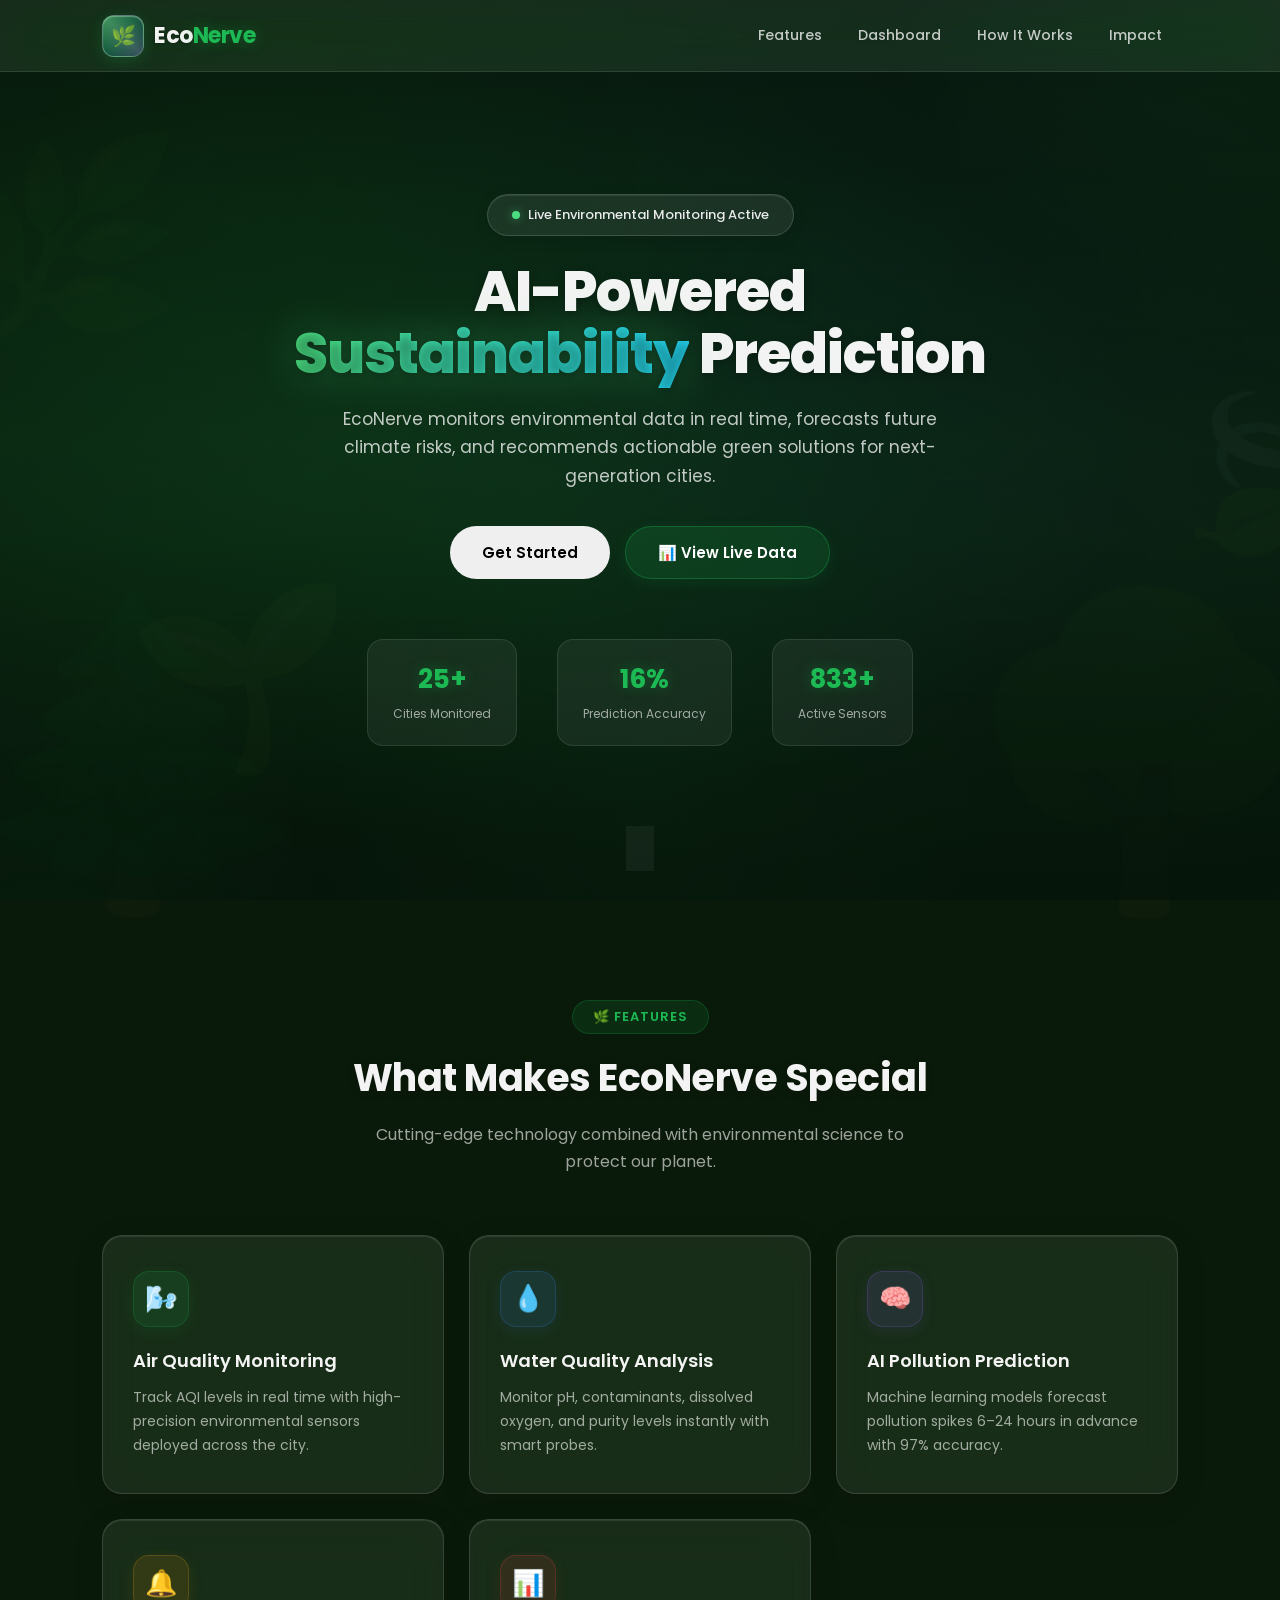
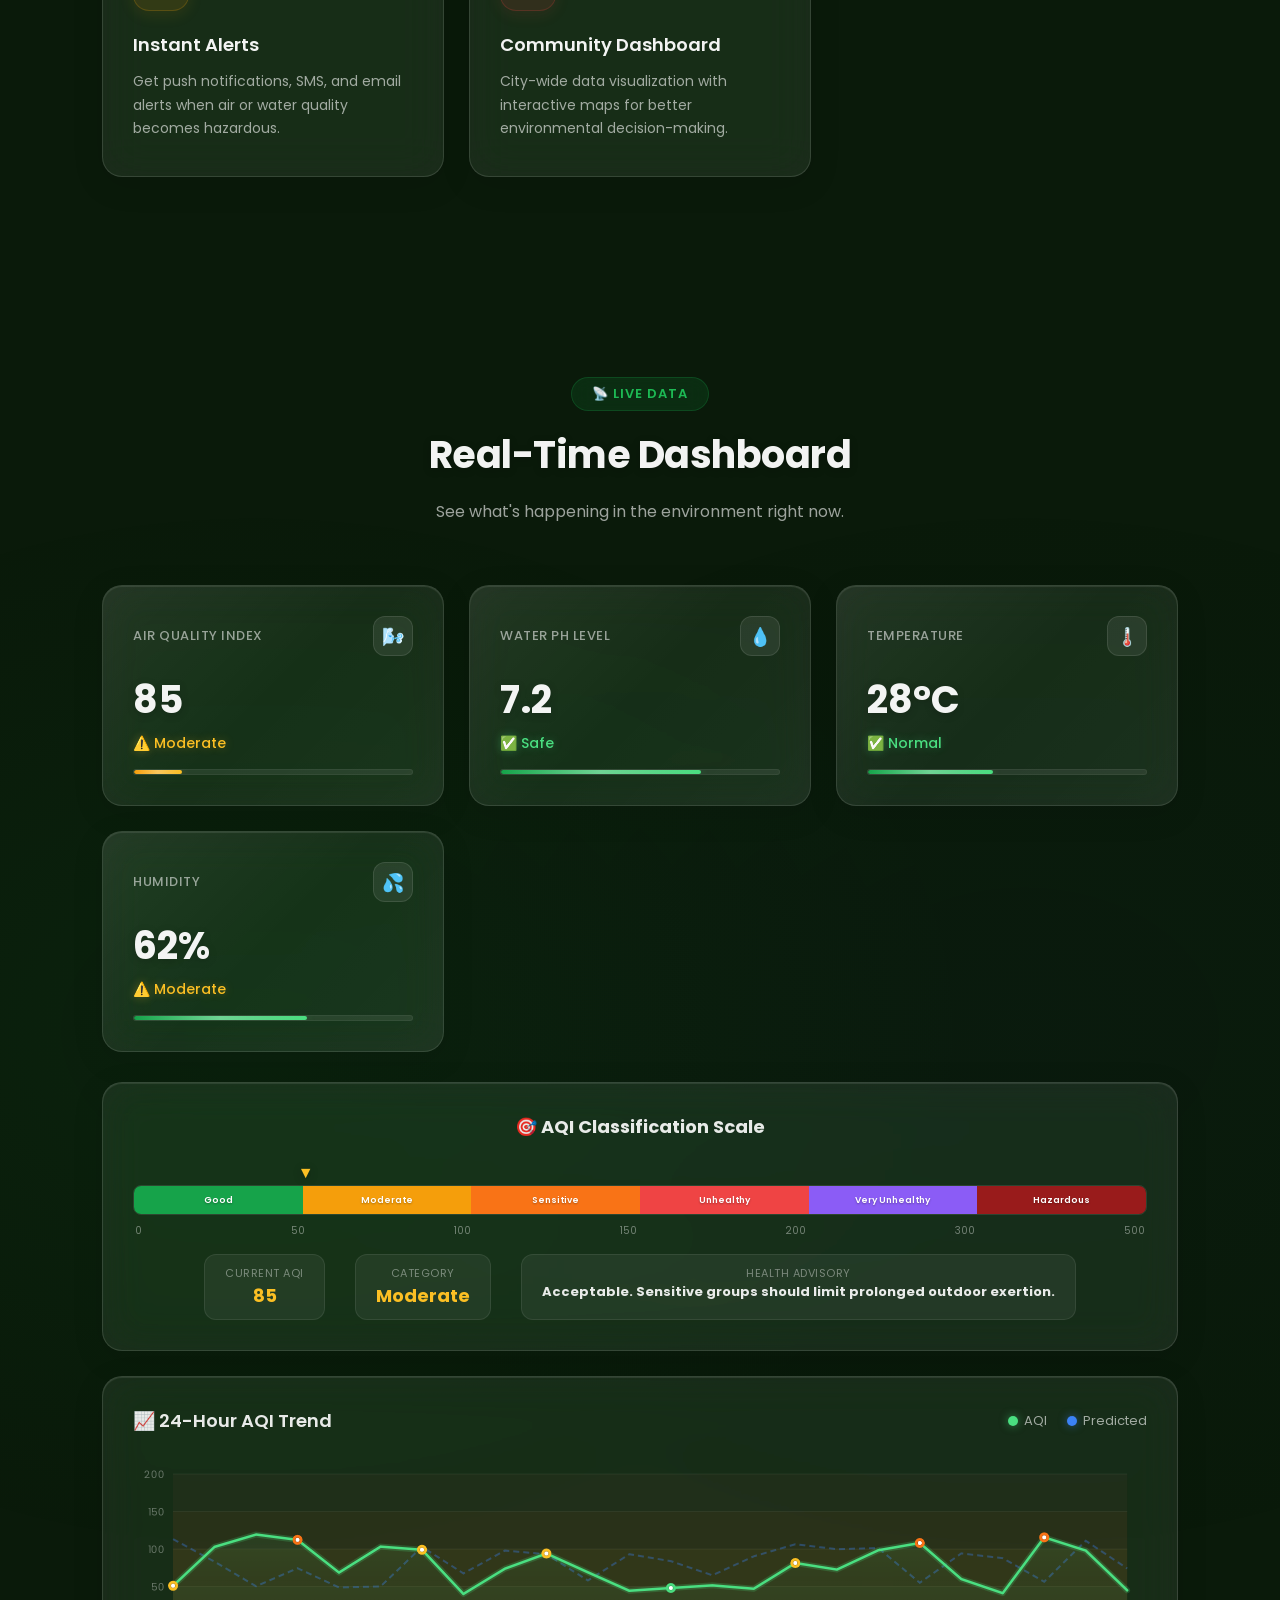
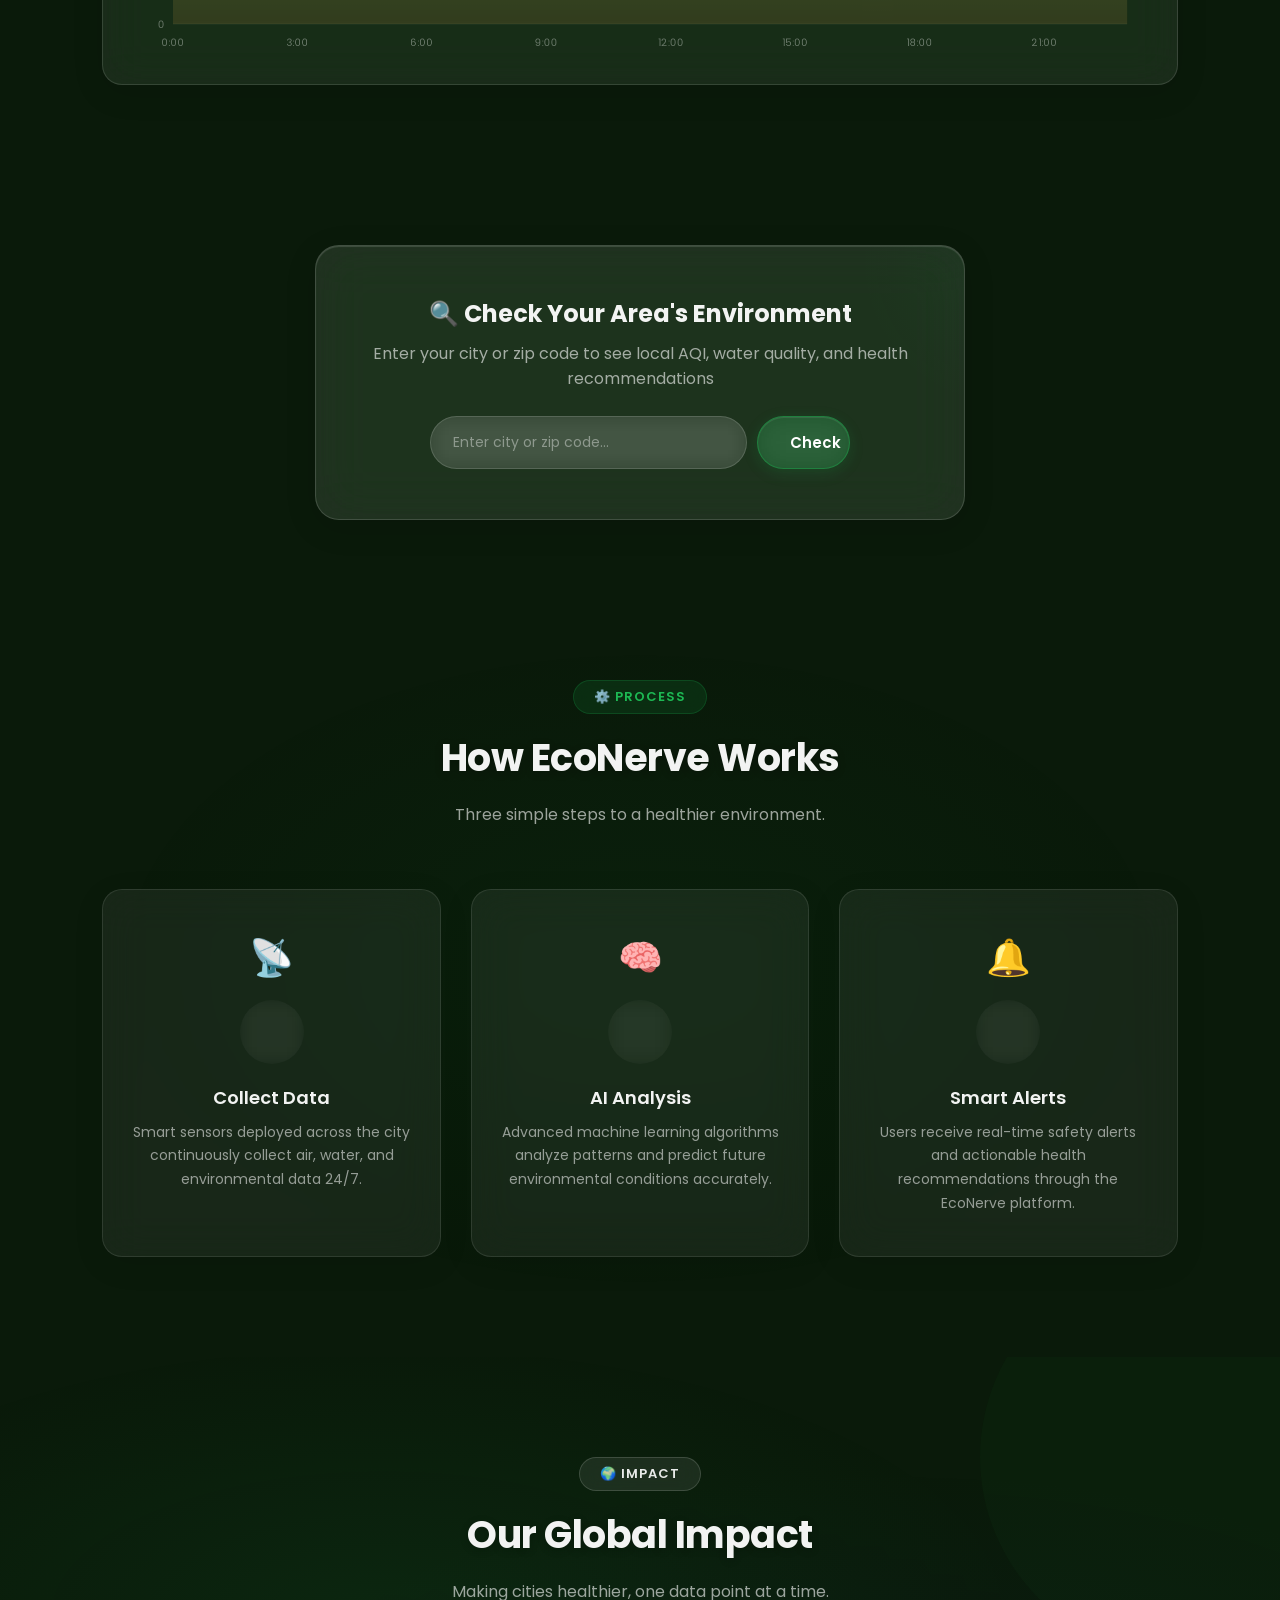
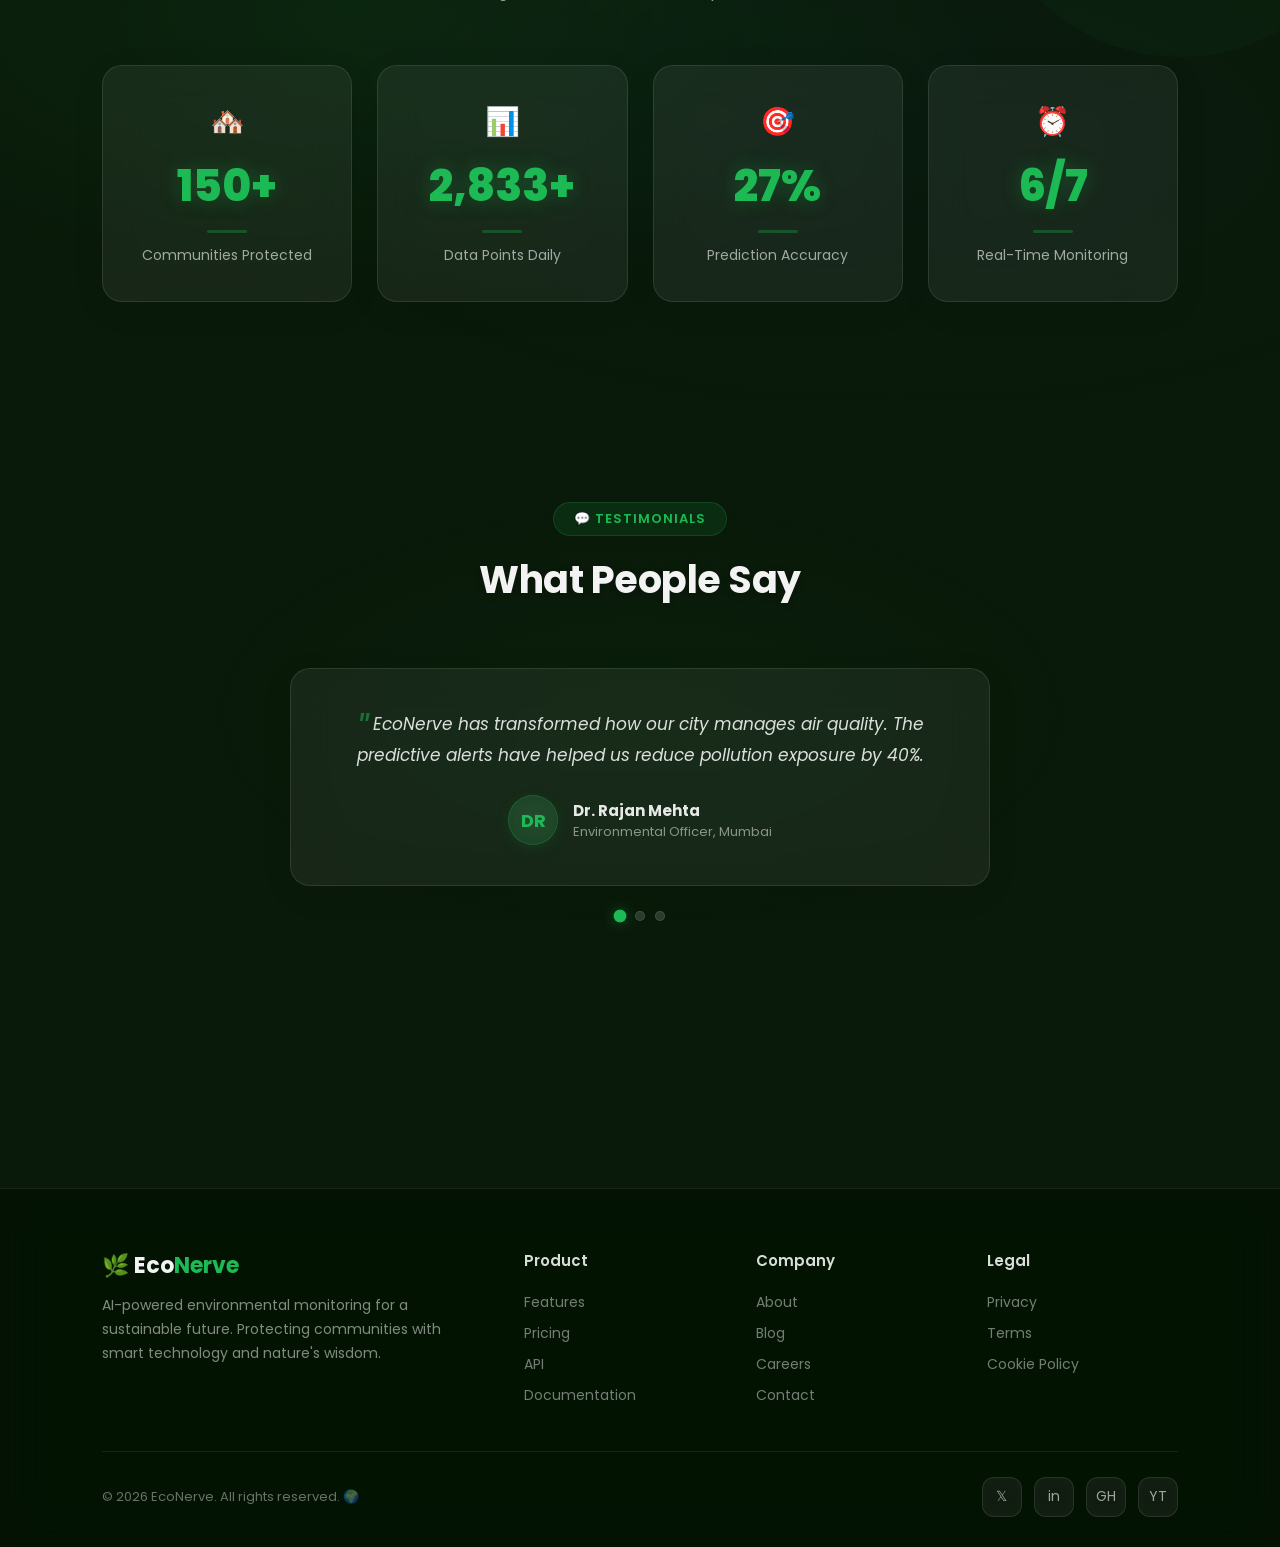
<file: dashboard/assets/Front_End_dev/Home_Page.html>
<!DOCTYPE html>
<html lang="en">
<head>
<meta charset="UTF-8">
<meta name="viewport" content="width=device-width, initial-scale=1.0">
<title>EcoNerve – AI-Powered Sustainability</title>

<link href="https://fonts.googleapis.com/css2?family=Poppins:wght@300;400;500;600;700;800&display=swap" rel="stylesheet">

<style>
:root {
    --green: #1db954;
    --green-dark: #17a34a;
    --blue: #0f3057;
    --blue-light: #1a4a7a;
    --light: #ffffff;
    --gray: #f4f9f9;
    --text: #1a2e1a;
    --text-light: #4a6a4a;
    --gradient: linear-gradient(135deg, #1db954 0%, #0f3057 100%);
    --gradient-reverse: linear-gradient(135deg, #0f3057 0%, #1db954 100%);
    --shadow: 0 8px 32px rgba(0,0,0,0.1);
    --shadow-hover: 0 16px 48px rgba(0,0,0,0.15);
    --radius: 20px;
    --transition: all 0.4s cubic-bezier(0.4, 0, 0.2, 1);

    /* Liquid Glass Variables */
    --glass-bg: rgba(255, 255, 255, 0.12);
    --glass-bg-strong: rgba(255, 255, 255, 0.18);
    --glass-bg-card: rgba(255, 255, 255, 0.22);
    --glass-border: rgba(255, 255, 255, 0.3);
    --glass-border-strong: rgba(255, 255, 255, 0.45);
    --glass-shadow: 0 8px 32px rgba(0, 0, 0, 0.12);
    --glass-shadow-hover: 0 16px 48px rgba(0, 0, 0, 0.18);
    --glass-blur: blur(20px);
    --glass-blur-strong: blur(30px);
    --glass-inner-shadow: inset 0 1px 1px rgba(255,255,255,0.4), inset 0 -1px 1px rgba(0,0,0,0.05);
    --glass-text: rgba(255,255,255,0.95);
    --glass-text-secondary: rgba(255,255,255,0.7);
}

* {
    margin: 0;
    padding: 0;
    box-sizing: border-box;
}

html {
    scroll-behavior: smooth;
}

body {
    font-family: 'Poppins', sans-serif;
    color: var(--text);
    overflow-x: hidden;
    background: #0a1a0a;
    position: relative;
    min-height: 100vh;
}

/* NATURE BACKGROUND */
body::before {
    content: '';
    position: fixed;
    top: 0;
    left: 0;
    width: 100%;
    height: 100%;
    z-index: -2;
    background:
        linear-gradient(180deg,
            rgba(5, 25, 15, 0.3) 0%,
            rgba(10, 40, 20, 0.2) 30%,
            rgba(15, 50, 25, 0.3) 60%,
            rgba(5, 20, 10, 0.5) 100%
        ),
        url('https://images.unsplash.com/photo-1441974231531-c6227db76b6e?w=1920&q=80') center/cover no-repeat fixed;
}

body::after {
    content: '';
    position: fixed;
    top: 0;
    left: 0;
    width: 100%;
    height: 100%;
    z-index: -1;
    background:
        radial-gradient(ellipse at 20% 20%, rgba(29, 185, 84, 0.08) 0%, transparent 50%),
        radial-gradient(ellipse at 80% 60%, rgba(15, 48, 87, 0.08) 0%, transparent 50%),
        radial-gradient(ellipse at 50% 90%, rgba(29, 185, 84, 0.06) 0%, transparent 40%);
}

/* SCROLLBAR */
::-webkit-scrollbar {
    width: 8px;
}

::-webkit-scrollbar-track {
    background: rgba(0,0,0,0.2);
}

::-webkit-scrollbar-thumb {
    background: rgba(29, 185, 84, 0.5);
    border-radius: 10px;
}

::-webkit-scrollbar-thumb:hover {
    background: rgba(29, 185, 84, 0.7);
}

/* LOADER */
.loader-wrapper {
    position: fixed;
    top: 0;
    left: 0;
    width: 100%;
    height: 100%;
    background:
        radial-gradient(ellipse at center, rgba(10, 50, 25, 0.95), rgba(5, 15, 8, 0.98)),
        url('https://images.unsplash.com/photo-1441974231531-c6227db76b6e?w=1920&q=80') center/cover;
    display: flex;
    justify-content: center;
    align-items: center;
    z-index: 9999;
    transition: opacity 0.8s ease, visibility 0.8s ease;
    backdrop-filter: blur(5px);
}

.loader-wrapper.hidden {
    opacity: 0;
    visibility: hidden;
}

.loader {
    display: flex;
    flex-direction: column;
    align-items: center;
    gap: 25px;
}

.loader-icon {
    width: 70px;
    height: 70px;
    border: 3px solid rgba(29, 185, 84, 0.15);
    border-top-color: var(--green);
    border-radius: 50%;
    animation: spin 1s linear infinite;
    box-shadow: 0 0 30px rgba(29, 185, 84, 0.2);
}

.loader-leaf {
    position: absolute;
    font-size: 24px;
    animation: spin 1s linear infinite reverse;
}

.loader-text {
    color: rgba(255,255,255,0.9);
    font-size: 20px;
    font-weight: 600;
    letter-spacing: 4px;
    animation: pulse 1.5s ease-in-out infinite;
    text-shadow: 0 0 20px rgba(29, 185, 84, 0.3);
}

@keyframes spin {
    to { transform: rotate(360deg); }
}

@keyframes pulse {
    0%, 100% { opacity: 1; }
    50% { opacity: 0.4; }
}

/* LIQUID GLASS MIXIN STYLES */
.glass {
    background: var(--glass-bg-card);
    backdrop-filter: var(--glass-blur);
    -webkit-backdrop-filter: var(--glass-blur);
    border: 1px solid var(--glass-border);
    box-shadow: var(--glass-shadow), var(--glass-inner-shadow);
    border-radius: var(--radius);
}

.glass-strong {
    background: var(--glass-bg-strong);
    backdrop-filter: var(--glass-blur-strong);
    -webkit-backdrop-filter: var(--glass-blur-strong);
    border: 1px solid var(--glass-border-strong);
    box-shadow: var(--glass-shadow), var(--glass-inner-shadow);
    border-radius: var(--radius);
}

/* PARTICLES BACKGROUND */
.particles {
    position: absolute;
    top: 0;
    left: 0;
    width: 100%;
    height: 100%;
    overflow: hidden;
    pointer-events: none;
}

.particle {
    position: absolute;
    border-radius: 50%;
    animation: floatParticle linear infinite;
    opacity: 0;
}

.particle.leaf {
    font-size: 16px;
    background: none;
    width: auto;
    height: auto;
    animation: floatLeaf linear infinite;
}

@keyframes floatParticle {
    0% {
        transform: translateY(100vh) rotate(0deg) scale(0);
        opacity: 0;
    }
    10% { opacity: 0.6; }
    90% { opacity: 0.6; }
    100% {
        transform: translateY(-10vh) rotate(360deg) scale(1);
        opacity: 0;
    }
}

@keyframes floatLeaf {
    0% {
        transform: translateY(100vh) rotate(0deg) translateX(0px);
        opacity: 0;
    }
    10% { opacity: 0.7; }
    50% { transform: translateY(50vh) rotate(180deg) translateX(50px); }
    90% { opacity: 0.7; }
    100% {
        transform: translateY(-10vh) rotate(360deg) translateX(-30px);
        opacity: 0;
    }
}

/* FLOATING NATURE ELEMENTS */
.nature-float {
    position: fixed;
    pointer-events: none;
    z-index: 0;
    opacity: 0.04;
    font-size: 200px;
    animation: gentleFloat 20s ease-in-out infinite;
}

.nature-float:nth-child(1) {
    top: 10%;
    left: -5%;
    animation-delay: 0s;
}

.nature-float:nth-child(2) {
    top: 40%;
    right: -5%;
    animation-delay: -7s;
    font-size: 150px;
}

.nature-float:nth-child(3) {
    bottom: 10%;
    left: 10%;
    animation-delay: -14s;
    font-size: 180px;
}

@keyframes gentleFloat {
    0%, 100% { transform: translateY(0) rotate(0deg); }
    25% { transform: translateY(-20px) rotate(2deg); }
    50% { transform: translateY(-10px) rotate(-1deg); }
    75% { transform: translateY(-25px) rotate(1deg); }
}

/* NAVBAR - LIQUID GLASS */
header {
    display: flex;
    justify-content: space-between;
    align-items: center;
    padding: 0 8%;
    height: 72px;
    background: rgba(255, 255, 255, 0.08);
    backdrop-filter: blur(25px) saturate(180%);
    -webkit-backdrop-filter: blur(25px) saturate(180%);
    position: fixed;
    width: 100%;
    z-index: 1000;
    transition: var(--transition);
    border-bottom: 1px solid rgba(255,255,255,0.1);
}

header.scrolled {
    background: rgba(255, 255, 255, 0.12);
    box-shadow: 0 4px 30px rgba(0,0,0,0.15), inset 0 1px 1px rgba(255,255,255,0.2);
    border-bottom: 1px solid rgba(255,255,255,0.15);
    height: 64px;
}

.logo {
    display: flex;
    align-items: center;
    gap: 10px;
    text-decoration: none;
}

.logo-icon {
    width: 42px;
    height: 42px;
    background: linear-gradient(135deg, rgba(29, 185, 84, 0.6), rgba(15, 48, 87, 0.6));
    backdrop-filter: blur(10px);
    border: 1px solid rgba(255,255,255,0.3);
    border-radius: 12px;
    display: flex;
    align-items: center;
    justify-content: center;
    font-size: 20px;
    position: relative;
    overflow: hidden;
    box-shadow: 0 4px 15px rgba(29, 185, 84, 0.2), inset 0 1px 1px rgba(255,255,255,0.3);
}

.logo-icon::after {
    content: '';
    position: absolute;
    width: 200%;
    height: 200%;
    background: linear-gradient(45deg, transparent 30%, rgba(255,255,255,0.15) 50%, transparent 70%);
    animation: shimmer 3s infinite;
}

@keyframes shimmer {
    0% { transform: translateX(-100%) rotate(45deg); }
    100% { transform: translateX(100%) rotate(45deg); }
}

.logo h2 {
    color: rgba(255,255,255,0.95);
    font-size: 22px;
    font-weight: 700;
    letter-spacing: -0.5px;
    text-shadow: 0 1px 3px rgba(0,0,0,0.2);
}

.logo h2 span {
    color: var(--green);
    text-shadow: 0 0 15px rgba(29, 185, 84, 0.3);
}

nav {
    display: flex;
    align-items: center;
    gap: 4px;
}

nav a {
    text-decoration: none;
    color: rgba(255,255,255,0.75);
    font-weight: 500;
    font-size: 14px;
    padding: 8px 16px;
    border-radius: 12px;
    transition: var(--transition);
    position: relative;
}

nav a:hover {
    color: white;
    background: rgba(255,255,255,0.1);
}

nav a.active {
    color: white;
    background: rgba(29, 185, 84, 0.15);
    border: 1px solid rgba(29, 185, 84, 0.2);
}

.nav-cta {
    background: rgba(29, 185, 84, 0.25) !important;
    color: white !important;
    padding: 8px 22px !important;
    border-radius: 25px !important;
    font-weight: 600 !important;
    margin-left: 8px;
    border: 1px solid rgba(29, 185, 84, 0.4) !important;
    box-shadow: 0 4px 15px rgba(29, 185, 84, 0.15);
}

.nav-cta:hover {
    transform: translateY(-2px);
    box-shadow: 0 8px 25px rgba(29, 185, 84, 0.3) !important;
    background: rgba(29, 185, 84, 0.35) !important;
}

/* HAMBURGER */
.hamburger {
    display: none;
    flex-direction: column;
    gap: 5px;
    cursor: pointer;
    z-index: 1001;
    padding: 5px;
}

.hamburger span {
    width: 25px;
    height: 3px;
    background: rgba(255,255,255,0.9);
    border-radius: 3px;
    transition: var(--transition);
}

.hamburger.active span:nth-child(1) {
    transform: rotate(45deg) translate(5px, 6px);
}

.hamburger.active span:nth-child(2) {
    opacity: 0;
    transform: translateX(-10px);
}

.hamburger.active span:nth-child(3) {
    transform: rotate(-45deg) translate(5px, -6px);
}

/* MOBILE MENU - GLASS */
.mobile-menu {
    display: none;
    position: fixed;
    top: 0;
    right: -100%;
    width: 280px;
    height: 100vh;
    background: rgba(10, 30, 15, 0.85);
    backdrop-filter: blur(30px) saturate(180%);
    -webkit-backdrop-filter: blur(30px) saturate(180%);
    border-left: 1px solid rgba(255,255,255,0.1);
    box-shadow: -10px 0 40px rgba(0,0,0,0.3);
    padding: 100px 40px 40px;
    z-index: 999;
    transition: right 0.4s cubic-bezier(0.4, 0, 0.2, 1);
}

.mobile-menu.active {
    right: 0;
}

.mobile-menu a {
    display: block;
    text-decoration: none;
    color: rgba(255,255,255,0.8);
    font-weight: 500;
    font-size: 16px;
    padding: 15px 0;
    border-bottom: 1px solid rgba(255,255,255,0.08);
    transition: var(--transition);
}

.mobile-menu a:hover {
    color: var(--green);
    padding-left: 10px;
}

.overlay {
    display: none;
    position: fixed;
    top: 0;
    left: 0;
    width: 100%;
    height: 100%;
    background: rgba(0,0,0,0.5);
    backdrop-filter: blur(5px);
    z-index: 998;
    opacity: 0;
    transition: opacity 0.3s ease;
}

.overlay.active {
    opacity: 1;
}

/* HERO */
.hero {
    min-height: 100vh;
    display: flex;
    justify-content: center;
    align-items: center;
    text-align: center;
    padding: 120px 20px 80px;
    position: relative;
    overflow: hidden;
    background:
        radial-gradient(ellipse at 30% 50%, rgba(29, 185, 84, 0.1) 0%, transparent 60%),
        radial-gradient(ellipse at 70% 30%, rgba(15, 48, 87, 0.1) 0%, transparent 50%),
        linear-gradient(180deg, rgba(5, 20, 10, 0.4) 0%, rgba(10, 35, 18, 0.3) 50%, rgba(5, 20, 10, 0.5) 100%);
}

.hero::before {
    content: '';
    position: absolute;
    top: -50%;
    right: -30%;
    width: 800px;
    height: 800px;
    background: radial-gradient(circle, rgba(29, 185, 84, 0.06) 0%, transparent 70%);
    border-radius: 50%;
    animation: float 8s ease-in-out infinite;
}

.hero::after {
    content: '';
    position: absolute;
    bottom: -40%;
    left: -20%;
    width: 600px;
    height: 600px;
    background: radial-gradient(circle, rgba(29, 185, 84, 0.04) 0%, transparent 70%);
    border-radius: 50%;
    animation: float 10s ease-in-out infinite reverse;
}

@keyframes float {
    0%, 100% { transform: translate(0, 0); }
    50% { transform: translate(30px, -30px); }
}

/* Nature scene overlay */
.hero-nature-scene {
    position: absolute;
    bottom: 0;
    left: 0;
    width: 100%;
    height: 300px;
    background: url('https://images.unsplash.com/photo-1542273917363-3b1817f69a2d?w=1920&q=80') center bottom/cover no-repeat;
    opacity: 0.08;
    mask-image: linear-gradient(to top, rgba(0,0,0,0.5) 0%, transparent 100%);
    -webkit-mask-image: linear-gradient(to top, rgba(0,0,0,0.5) 0%, transparent 100%);
}

.hero-content {
    position: relative;
    z-index: 2;
    max-width: 800px;
}

.hero-badge {
    display: inline-flex;
    align-items: center;
    gap: 8px;
    background: rgba(255,255,255,0.08);
    backdrop-filter: blur(20px);
    -webkit-backdrop-filter: blur(20px);
    padding: 10px 24px;
    border-radius: 50px;
    font-size: 13px;
    font-weight: 500;
    margin-bottom: 25px;
    border: 1px solid rgba(255,255,255,0.15);
    color: rgba(255,255,255,0.9);
    animation: fadeInDown 1s ease;
    box-shadow: 0 4px 15px rgba(0,0,0,0.1), inset 0 1px 1px rgba(255,255,255,0.1);
}

.badge-dot {
    width: 8px;
    height: 8px;
    background: #4ade80;
    border-radius: 50%;
    animation: blink 2s infinite;
    box-shadow: 0 0 10px rgba(74, 222, 128, 0.5);
}

@keyframes blink {
    0%, 100% { opacity: 1; box-shadow: 0 0 10px rgba(74, 222, 128, 0.5); }
    50% { opacity: 0.3; box-shadow: 0 0 5px rgba(74, 222, 128, 0.2); }
}

.hero h1 {
    font-size: 56px;
    font-weight: 800;
    margin-bottom: 20px;
    letter-spacing: -1px;
    line-height: 1.1;
    animation: fadeInUp 1s ease 0.2s both;
    color: rgba(255,255,255,0.95);
    text-shadow: 0 2px 10px rgba(0,0,0,0.3);
}

.hero h1 .highlight {
    background: linear-gradient(90deg, #4ade80, #22d3ee);
    -webkit-background-clip: text;
    -webkit-text-fill-color: transparent;
    background-clip: text;
    filter: drop-shadow(0 0 20px rgba(74, 222, 128, 0.3));
}

.hero p {
    font-size: 17px;
    margin-bottom: 35px;
    max-width: 620px;
    margin-left: auto;
    margin-right: auto;
    color: rgba(255,255,255,0.75);
    line-height: 1.7;
    animation: fadeInUp 1s ease 0.4s both;
}

.hero-buttons {
    display: flex;
    justify-content: center;
    gap: 15px;
    flex-wrap: wrap;
    animation: fadeInUp 1s ease 0.6s both;
}

@keyframes fadeInUp {
    from { opacity: 0; transform: translateY(30px); }
    to { opacity: 1; transform: translateY(0); }
}

@keyframes fadeInDown {
    from { opacity: 0; transform: translateY(-20px); }
    to { opacity: 1; transform: translateY(0); }
}

/* BUTTONS - GLASS */
.btn {
    padding: 14px 32px;
    border-radius: 50px;
    border: none;
    cursor: pointer;
    font-weight: 600;
    font-size: 15px;
    font-family: 'Poppins', sans-serif;
    transition: var(--transition);
    display: inline-flex;
    align-items: center;
    gap: 8px;
    text-decoration: none;
    position: relative;
    overflow: hidden;
}

.btn::after {
    content: '';
    position: absolute;
    top: -50%;
    left: -50%;
    width: 200%;
    height: 200%;
    background: linear-gradient(45deg, transparent 40%, rgba(255,255,255,0.1) 50%, transparent 60%);
    transition: transform 0.6s ease;
    transform: translateX(-100%);
}

.btn:hover::after {
    transform: translateX(100%);
}

.btn-primary {
    background: rgba(255, 255, 255, 0.15);
    color: white;
    border: 1px solid rgba(255, 255, 255, 0.3);
    backdrop-filter: blur(15px);
    -webkit-backdrop-filter: blur(15px);
    box-shadow: 0 4px 15px rgba(0,0,0,0.1), inset 0 1px 1px rgba(255,255,255,0.2);
}

.btn-primary:hover {
    transform: translateY(-3px);
    background: rgba(255, 255, 255, 0.22);
    box-shadow: 0 8px 30px rgba(0,0,0,0.15), inset 0 1px 1px rgba(255,255,255,0.3);
    border-color: rgba(255,255,255,0.5);
}

.btn-secondary {
    background: rgba(29, 185, 84, 0.15);
    color: white;
    border: 1px solid rgba(29, 185, 84, 0.3);
    backdrop-filter: blur(15px);
    -webkit-backdrop-filter: blur(15px);
    box-shadow: 0 4px 15px rgba(29, 185, 84, 0.1);
}

.btn-secondary:hover {
    background: rgba(29, 185, 84, 0.25);
    border-color: rgba(29, 185, 84, 0.5);
    transform: translateY(-3px);
    box-shadow: 0 8px 25px rgba(29, 185, 84, 0.2);
}

.btn-green {
    background: rgba(29, 185, 84, 0.25);
    color: white;
    border: 1px solid rgba(29, 185, 84, 0.4);
    backdrop-filter: blur(15px);
    box-shadow: 0 4px 15px rgba(29, 185, 84, 0.15), inset 0 1px 1px rgba(255,255,255,0.1);
}

.btn-green:hover {
    transform: translateY(-3px);
    background: rgba(29, 185, 84, 0.35);
    box-shadow: 0 8px 25px rgba(29, 185, 84, 0.25);
}

.hero-stats {
    display: flex;
    justify-content: center;
    gap: 40px;
    margin-top: 60px;
    animation: fadeInUp 1s ease 0.8s both;
}

.hero-stat {
    text-align: center;
    padding: 20px 25px;
    background: rgba(255,255,255,0.06);
    backdrop-filter: blur(15px);
    border-radius: 16px;
    border: 1px solid rgba(255,255,255,0.1);
    min-width: 130px;
}

.hero-stat h3 {
    font-size: 26px;
    font-weight: 700;
    color: var(--green);
    text-shadow: 0 0 15px rgba(29, 185, 84, 0.3);
}

.hero-stat p {
    font-size: 12px;
    color: rgba(255,255,255,0.6);
    margin-bottom: 0;
    margin-top: 5px;
}

/* SCROLL INDICATOR */
.scroll-indicator {
    position: absolute;
    bottom: 30px;
    left: 50%;
    transform: translateX(-50%);
    z-index: 10;
    animation: bounce 2s infinite;
}

.scroll-indicator div {
    width: 28px;
    height: 44px;
    border: 2px solid rgba(255,255,255,0.25);
    border-radius: 15px;
    display: flex;
    justify-content: center;
    padding-top: 8px;
    background: rgba(255,255,255,0.05);
    backdrop-filter: blur(10px);
}

.scroll-indicator div span {
    width: 4px;
    height: 8px;
    background: rgba(255,255,255,0.7);
    border-radius: 3px;
    animation: scrollDot 2s infinite;
}

@keyframes bounce {
    0%, 100% { transform: translateX(-50%) translateY(0); }
    50% { transform: translateX(-50%) translateY(8px); }
}

@keyframes scrollDot {
    0% { opacity: 1; transform: translateY(0); }
    100% { opacity: 0; transform: translateY(12px); }
}

/* SECTION STYLING */
section {
    padding: 100px 8%;
    position: relative;
}

.section-header {
    text-align: center;
    margin-bottom: 60px;
}

.section-header .tag {
    display: inline-block;
    background: rgba(29, 185, 84, 0.12);
    backdrop-filter: blur(10px);
    color: var(--green);
    padding: 6px 20px;
    border-radius: 50px;
    font-size: 13px;
    font-weight: 600;
    margin-bottom: 15px;
    letter-spacing: 1px;
    text-transform: uppercase;
    border: 1px solid rgba(29, 185, 84, 0.2);
}

.section-header h2 {
    font-size: 38px;
    color: rgba(255,255,255,0.95);
    font-weight: 700;
    margin-bottom: 15px;
    letter-spacing: -0.5px;
    text-shadow: 0 2px 8px rgba(0,0,0,0.2);
}

.section-header p {
    color: rgba(255,255,255,0.6);
    max-width: 550px;
    margin: 0 auto;
    line-height: 1.7;
}

/* FEATURES - GLASS CARDS */
.features-grid {
    display: grid;
    grid-template-columns: repeat(auto-fit, minmax(280px, 1fr));
    gap: 25px;
}

.feature-card {
    background: rgba(255, 255, 255, 0.08);
    backdrop-filter: blur(20px) saturate(150%);
    -webkit-backdrop-filter: blur(20px) saturate(150%);
    padding: 35px 30px;
    border-radius: var(--radius);
    border: 1px solid rgba(255,255,255,0.12);
    box-shadow: 0 8px 32px rgba(0,0,0,0.1), inset 0 1px 1px rgba(255,255,255,0.1);
    transition: var(--transition);
    position: relative;
    overflow: hidden;
    cursor: default;
}

.feature-card::before {
    content: '';
    position: absolute;
    top: 0;
    left: 0;
    width: 100%;
    height: 3px;
    background: linear-gradient(90deg, var(--green), rgba(34, 211, 238, 0.8));
    transform: scaleX(0);
    transition: transform 0.4s ease;
    transform-origin: left;
}

.feature-card::after {
    content: '';
    position: absolute;
    top: -50%;
    left: -50%;
    width: 200%;
    height: 200%;
    background: radial-gradient(ellipse, rgba(29, 185, 84, 0.05) 0%, transparent 70%);
    opacity: 0;
    transition: opacity 0.4s ease;
}

.feature-card:hover::before {
    transform: scaleX(1);
}

.feature-card:hover::after {
    opacity: 1;
}

.feature-card:hover {
    transform: translateY(-8px);
    background: rgba(255, 255, 255, 0.12);
    border-color: rgba(255,255,255,0.2);
    box-shadow: 0 16px 48px rgba(0,0,0,0.15), inset 0 1px 1px rgba(255,255,255,0.15);
}

.feature-icon {
    width: 56px;
    height: 56px;
    border-radius: 16px;
    display: flex;
    align-items: center;
    justify-content: center;
    font-size: 26px;
    margin-bottom: 20px;
    position: relative;
    z-index: 1;
}

.feature-icon.green {
    background: rgba(29, 185, 84, 0.12);
    border: 1px solid rgba(29, 185, 84, 0.2);
    box-shadow: 0 4px 15px rgba(29, 185, 84, 0.1);
}

.feature-icon.blue {
    background: rgba(59, 130, 246, 0.12);
    border: 1px solid rgba(59, 130, 246, 0.2);
    box-shadow: 0 4px 15px rgba(59, 130, 246, 0.1);
}

.feature-icon.orange {
    background: rgba(245, 158, 11, 0.12);
    border: 1px solid rgba(245, 158, 11, 0.2);
    box-shadow: 0 4px 15px rgba(245, 158, 11, 0.1);
}

.feature-icon.red {
    background: rgba(239, 68, 68, 0.12);
    border: 1px solid rgba(239, 68, 68, 0.2);
    box-shadow: 0 4px 15px rgba(239, 68, 68, 0.1);
}

.feature-icon.purple {
    background: rgba(139, 92, 246, 0.12);
    border: 1px solid rgba(139, 92, 246, 0.2);
    box-shadow: 0 4px 15px rgba(139, 92, 246, 0.1);
}

.feature-card h3 {
    font-size: 18px;
    color: rgba(255,255,255,0.95);
    margin-bottom: 12px;
    font-weight: 600;
}

.feature-card p {
    color: rgba(255,255,255,0.6);
    font-size: 14px;
    line-height: 1.7;
}

/* DASHBOARD SECTION */
.dashboard-section {
    background:
        radial-gradient(ellipse at 20% 50%, rgba(29, 185, 84, 0.05) 0%, transparent 50%),
        radial-gradient(ellipse at 80% 50%, rgba(15, 48, 87, 0.05) 0%, transparent 50%);
}

.dashboard-grid {
    display: grid;
    grid-template-columns: repeat(auto-fit, minmax(280px, 1fr));
    gap: 25px;
    margin-bottom: 30px;
}

.data-card {
    background: rgba(255, 255, 255, 0.08);
    backdrop-filter: blur(20px) saturate(150%);
    -webkit-backdrop-filter: blur(20px) saturate(150%);
    padding: 30px;
    border-radius: var(--radius);
    border: 1px solid rgba(255,255,255,0.12);
    box-shadow: 0 8px 32px rgba(0,0,0,0.1), inset 0 1px 1px rgba(255,255,255,0.1);
    transition: var(--transition);
    position: relative;
    overflow: hidden;
}

.data-card:hover {
    transform: translateY(-5px);
    background: rgba(255, 255, 255, 0.12);
    border-color: rgba(255,255,255,0.2);
    box-shadow: 0 16px 48px rgba(0,0,0,0.15), inset 0 1px 1px rgba(255,255,255,0.15);
}

/* Liquid ripple effect on cards */
.data-card::after {
    content: '';
    position: absolute;
    top: 0;
    left: 0;
    right: 0;
    bottom: 0;
    background: linear-gradient(135deg, rgba(255,255,255,0.05) 0%, transparent 50%, rgba(255,255,255,0.02) 100%);
    pointer-events: none;
}

.data-card-header {
    display: flex;
    justify-content: space-between;
    align-items: center;
    margin-bottom: 15px;
    position: relative;
    z-index: 1;
}

.data-card-header h3 {
    font-size: 13px;
    color: rgba(255,255,255,0.55);
    font-weight: 500;
    text-transform: uppercase;
    letter-spacing: 0.5px;
}

.data-card-header .icon {
    width: 40px;
    height: 40px;
    border-radius: 12px;
    display: flex;
    align-items: center;
    justify-content: center;
    font-size: 18px;
    background: rgba(255,255,255,0.08);
    border: 1px solid rgba(255,255,255,0.1);
}

.data-value {
    font-size: 38px;
    font-weight: 700;
    color: rgba(255,255,255,0.95);
    margin-bottom: 5px;
    position: relative;
    z-index: 1;
    text-shadow: 0 2px 8px rgba(0,0,0,0.2);
}

.data-label {
    font-size: 14px;
    font-weight: 500;
    position: relative;
    z-index: 1;
}

.status-good {
    color: #4ade80;
    text-shadow: 0 0 10px rgba(74, 222, 128, 0.3);
}

.status-warning {
    color: #fbbf24;
    text-shadow: 0 0 10px rgba(251, 191, 36, 0.3);
}

.status-danger {
    color: #f87171;
    text-shadow: 0 0 10px rgba(248, 113, 113, 0.3);
}

.status-hazardous {
    color: #c084fc;
    text-shadow: 0 0 10px rgba(192, 132, 252, 0.3);
}

.status-severe {
    color: #991b1b;
    text-shadow: 0 0 10px rgba(153, 27, 27, 0.5);
}

.data-bar {
    width: 100%;
    height: 6px;
    background: rgba(255,255,255,0.08);
    border-radius: 3px;
    margin-top: 15px;
    overflow: hidden;
    position: relative;
    z-index: 1;
    border: 1px solid rgba(255,255,255,0.05);
}

.data-bar-fill {
    height: 100%;
    border-radius: 3px;
    transition: width 1.5s cubic-bezier(0.4, 0, 0.2, 1);
    width: 0;
    position: relative;
}

.data-bar-fill::after {
    content: '';
    position: absolute;
    top: 0;
    left: 0;
    right: 0;
    bottom: 0;
    background: linear-gradient(90deg, transparent, rgba(255,255,255,0.3), transparent);
    animation: barShimmer 2s infinite;
}

@keyframes barShimmer {
    0% { transform: translateX(-100%); }
    100% { transform: translateX(100%); }
}

.bar-good { background: linear-gradient(90deg, #16a34a, #4ade80); box-shadow: 0 0 10px rgba(74, 222, 128, 0.3); }
.bar-warning { background: linear-gradient(90deg, #f59e0b, #fbbf24); box-shadow: 0 0 10px rgba(251, 191, 36, 0.3); }
.bar-danger { background: linear-gradient(90deg, #ef4444, #f87171); box-shadow: 0 0 10px rgba(248, 113, 113, 0.3); }
.bar-hazardous { background: linear-gradient(90deg, #8b5cf6, #c084fc); box-shadow: 0 0 10px rgba(192, 132, 252, 0.3); }
.bar-severe { background: linear-gradient(90deg, #991b1b, #dc2626); box-shadow: 0 0 10px rgba(220, 38, 38, 0.3); }

/* LIVE CHART - GLASS */
.chart-container {
    background: rgba(255, 255, 255, 0.08);
    backdrop-filter: blur(20px) saturate(150%);
    -webkit-backdrop-filter: blur(20px) saturate(150%);
    padding: 30px;
    border-radius: var(--radius);
    border: 1px solid rgba(255,255,255,0.12);
    box-shadow: 0 8px 32px rgba(0,0,0,0.1), inset 0 1px 1px rgba(255,255,255,0.1);
    margin-top: 25px;
}

.chart-header {
    display: flex;
    justify-content: space-between;
    align-items: center;
    margin-bottom: 20px;
}

.chart-header h3 {
    font-size: 18px;
    color: rgba(255,255,255,0.9);
    font-weight: 600;
}

.chart-legend {
    display: flex;
    gap: 20px;
}

.legend-item {
    display: flex;
    align-items: center;
    gap: 6px;
    font-size: 13px;
    color: rgba(255,255,255,0.6);
}

.legend-dot {
    width: 10px;
    height: 10px;
    border-radius: 50%;
    box-shadow: 0 0 8px currentColor;
}

.canvas-wrap {
    width: 100%;
    height: 200px;
    position: relative;
}

canvas#liveChart {
    width: 100% !important;
    height: 100% !important;
}

/* AQI GAUGE */
.aqi-gauge-container {
    background: rgba(255, 255, 255, 0.08);
    backdrop-filter: blur(20px) saturate(150%);
    -webkit-backdrop-filter: blur(20px) saturate(150%);
    padding: 30px;
    border-radius: var(--radius);
    border: 1px solid rgba(255,255,255,0.12);
    box-shadow: 0 8px 32px rgba(0,0,0,0.1), inset 0 1px 1px rgba(255,255,255,0.1);
    margin-top: 25px;
    text-align: center;
}

.aqi-gauge-container h3 {
    color: rgba(255,255,255,0.9);
    font-size: 18px;
    margin-bottom: 20px;
}

.aqi-scale {
    display: flex;
    border-radius: 8px;
    overflow: hidden;
    height: 30px;
    margin-bottom: 8px;
    border: 1px solid rgba(255,255,255,0.1);
}

.aqi-scale-segment {
    flex: 1;
    display: flex;
    align-items: center;
    justify-content: center;
    font-size: 9px;
    font-weight: 600;
    color: white;
    text-shadow: 0 1px 2px rgba(0,0,0,0.3);
    position: relative;
}

.aqi-scale-segment.good-seg { background: #16a34a; }
.aqi-scale-segment.moderate-seg { background: #f59e0b; }
.aqi-scale-segment.unhealthy-sensitive-seg { background: #f97316; }
.aqi-scale-segment.unhealthy-seg { background: #ef4444; }
.aqi-scale-segment.very-unhealthy-seg { background: #8b5cf6; }
.aqi-scale-segment.hazardous-seg { background: #991b1b; }

.aqi-scale-labels {
    display: flex;
    justify-content: space-between;
    font-size: 10px;
    color: rgba(255,255,255,0.4);
    padding: 0 2px;
}

.aqi-pointer-container {
    position: relative;
    height: 20px;
    margin-bottom: 5px;
}

.aqi-pointer {
    position: absolute;
    top: 0;
    transform: translateX(-50%);
    transition: left 1s cubic-bezier(0.4, 0, 0.2, 1);
    font-size: 16px;
    filter: drop-shadow(0 2px 4px rgba(0,0,0,0.3));
}

.aqi-info-row {
    display: flex;
    justify-content: center;
    gap: 30px;
    margin-top: 15px;
    flex-wrap: wrap;
}

.aqi-info-item {
    padding: 10px 20px;
    background: rgba(255,255,255,0.06);
    border-radius: 12px;
    border: 1px solid rgba(255,255,255,0.08);
}

.aqi-info-item .label {
    font-size: 11px;
    color: rgba(255,255,255,0.4);
    text-transform: uppercase;
    letter-spacing: 0.5px;
}

.aqi-info-item .value {
    font-size: 18px;
    font-weight: 700;
    color: rgba(255,255,255,0.9);
}

/* CHECK SECTION - GLASS */
.check-section {
    text-align: center;
    padding: 60px 8%;
}

.check-card {
    background: rgba(255, 255, 255, 0.1);
    backdrop-filter: blur(25px) saturate(150%);
    -webkit-backdrop-filter: blur(25px) saturate(150%);
    border-radius: 24px;
    padding: 50px 40px;
    max-width: 650px;
    margin: 0 auto;
    border: 1px solid rgba(255,255,255,0.15);
    box-shadow: 0 8px 32px rgba(0,0,0,0.12), inset 0 1px 1px rgba(255,255,255,0.15);
    position: relative;
    overflow: hidden;
}

.check-card::before {
    content: '';
    position: absolute;
    top: -50%;
    right: -30%;
    width: 300px;
    height: 300px;
    background: radial-gradient(circle, rgba(29, 185, 84, 0.06) 0%, transparent 70%);
    border-radius: 50%;
}

.check-card h3 {
    font-size: 24px;
    color: rgba(255,255,255,0.95);
    margin-bottom: 10px;
    position: relative;
    z-index: 1;
}

.check-card > p {
    color: rgba(255,255,255,0.6);
    margin-bottom: 25px;
    position: relative;
    z-index: 1;
}

.location-input {
    display: flex;
    gap: 10px;
    max-width: 420px;
    margin: 0 auto;
    position: relative;
    z-index: 1;
}

.location-input input {
    flex: 1;
    padding: 14px 22px;
    background: rgba(255,255,255,0.08);
    backdrop-filter: blur(10px);
    border: 1px solid rgba(255,255,255,0.15);
    border-radius: 50px;
    font-family: 'Poppins', sans-serif;
    font-size: 14px;
    color: white;
    outline: none;
    transition: var(--transition);
}

.location-input input::placeholder {
    color: rgba(255,255,255,0.4);
}

.location-input input:focus {
    border-color: rgba(29, 185, 84, 0.5);
    box-shadow: 0 0 0 4px rgba(29, 185, 84, 0.1), 0 0 20px rgba(29, 185, 84, 0.1);
    background: rgba(255,255,255,0.12);
}

/* RESULT AREA */
.result-area {
    margin-top: 25px;
    display: none;
    animation: fadeInUp 0.5s ease;
    position: relative;
    z-index: 1;
}

.result-header {
    font-size: 16px;
    font-weight: 600;
    color: rgba(255,255,255,0.9);
    margin-bottom: 15px;
}

.result-grid {
    display: grid;
    grid-template-columns: repeat(3, 1fr);
    gap: 15px;
}

.result-item {
    background: rgba(255,255,255,0.06);
    backdrop-filter: blur(10px);
    padding: 18px;
    border-radius: 14px;
    border: 1px solid rgba(255,255,255,0.1);
}

.result-item h4 {
    font-size: 11px;
    color: rgba(255,255,255,0.45);
    margin-bottom: 5px;
    text-transform: uppercase;
    letter-spacing: 0.5px;
}

.result-item .value {
    font-size: 22px;
    font-weight: 700;
    color: rgba(255,255,255,0.95);
}

.result-recommendation {
    margin-top: 15px;
    padding: 15px 20px;
    background: rgba(255,255,255,0.06);
    border-radius: 14px;
    border: 1px solid rgba(255,255,255,0.1);
    text-align: left;
}

.result-recommendation h4 {
    font-size: 13px;
    color: rgba(255,255,255,0.7);
    margin-bottom: 8px;
}

.result-recommendation p {
    font-size: 13px;
    color: rgba(255,255,255,0.55);
    line-height: 1.6;
}

/* HOW IT WORKS */
.how-section {
    background:
        radial-gradient(ellipse at 50% 50%, rgba(29, 185, 84, 0.04) 0%, transparent 60%);
}

.steps-grid {
    display: grid;
    grid-template-columns: repeat(auto-fit, minmax(250px, 1fr));
    gap: 30px;
    position: relative;
}

.step-card {
    text-align: center;
    padding: 40px 25px;
    background: rgba(255, 255, 255, 0.06);
    backdrop-filter: blur(20px);
    -webkit-backdrop-filter: blur(20px);
    border-radius: var(--radius);
    border: 1px solid rgba(255,255,255,0.1);
    box-shadow: 0 8px 32px rgba(0,0,0,0.08);
    transition: var(--transition);
}

.step-card:hover {
    background: rgba(255, 255, 255, 0.1);
    transform: translateY(-5px);
    border-color: rgba(255,255,255,0.18);
}

.step-number {
    width: 64px;
    height: 64px;
    background: rgba(29, 185, 84, 0.15);
    backdrop-filter: blur(10px);
    color: var(--green);
    border-radius: 50%;
    display: flex;
    align-items: center;
    justify-content: center;
    font-size: 22px;
    font-weight: 700;
    margin: 0 auto 20px;
    border: 1px solid rgba(29, 185, 84, 0.25);
    box-shadow: 0 4px 15px rgba(29, 185, 84, 0.15), inset 0 1px 1px rgba(255,255,255,0.1);
}

.step-card h3 {
    font-size: 18px;
    color: rgba(255,255,255,0.95);
    margin-bottom: 10px;
    font-weight: 600;
}

.step-card p {
    color: rgba(255,255,255,0.55);
    font-size: 14px;
    line-height: 1.7;
}

.step-icon {
    font-size: 36px;
    margin-bottom: 15px;
    display: block;
}

/* IMPACT */
.impact-section {
    position: relative;
    overflow: hidden;
    background:
        radial-gradient(ellipse at 30% 40%, rgba(29, 185, 84, 0.08) 0%, transparent 50%),
        radial-gradient(ellipse at 70% 60%, rgba(15, 48, 87, 0.08) 0%, transparent 50%);
}

.impact-section::before {
    content: '';
    position: absolute;
    top: -100px;
    right: -100px;
    width: 400px;
    height: 400px;
    background: rgba(29, 185, 84, 0.03);
    border-radius: 50%;
}

.impact-grid {
    display: grid;
    grid-template-columns: repeat(auto-fit, minmax(200px, 1fr));
    gap: 25px;
    text-align: center;
    position: relative;
    z-index: 2;
}

.impact-stat {
    padding: 35px 20px;
    background: rgba(255, 255, 255, 0.06);
    backdrop-filter: blur(20px);
    -webkit-backdrop-filter: blur(20px);
    border-radius: var(--radius);
    border: 1px solid rgba(255,255,255,0.1);
    box-shadow: 0 8px 32px rgba(0,0,0,0.08);
    transition: var(--transition);
}

.impact-stat:hover {
    transform: translateY(-5px);
    background: rgba(255, 255, 255, 0.1);
    border-color: rgba(255,255,255,0.18);
}

.impact-stat h2 {
    font-size: 44px;
    font-weight: 800;
    margin-bottom: 8px;
    color: var(--green);
    text-shadow: 0 0 20px rgba(29, 185, 84, 0.3);
}

.impact-stat .counter {
    display: inline;
}

.impact-stat p {
    color: rgba(255,255,255,0.6);
    font-size: 14px;
}

.impact-stat .divider {
    width: 40px;
    height: 3px;
    background: rgba(29, 185, 84, 0.3);
    margin: 12px auto;
    border-radius: 2px;
}

.impact-stat .stat-icon {
    font-size: 28px;
    margin-bottom: 10px;
    display: block;
}

/* TESTIMONIALS */
.testimonials {
    background:
        radial-gradient(ellipse at 50% 50%, rgba(29, 185, 84, 0.03) 0%, transparent 50%);
}

.testimonial-slider {
    max-width: 700px;
    margin: 0 auto;
    text-align: center;
    position: relative;
    min-height: 260px;
}

.testimonial {
    display: none;
    animation: fadeIn 0.6s ease;
}

.testimonial.active {
    display: block;
}

@keyframes fadeIn {
    from { opacity: 0; transform: scale(0.95) translateY(10px); }
    to { opacity: 1; transform: scale(1) translateY(0); }
}

.testimonial-card {
    background: rgba(255, 255, 255, 0.06);
    backdrop-filter: blur(20px);
    -webkit-backdrop-filter: blur(20px);
    border-radius: 20px;
    padding: 40px 35px;
    border: 1px solid rgba(255,255,255,0.1);
    box-shadow: 0 8px 32px rgba(0,0,0,0.08);
}

.testimonial-text {
    font-size: 17px;
    color: rgba(255,255,255,0.85);
    line-height: 1.8;
    font-style: italic;
    margin-bottom: 25px;
}

.testimonial-text::before {
    content: '"';
    font-size: 40px;
    color: var(--green);
    line-height: 0;
    vertical-align: -15px;
    margin-right: 5px;
    opacity: 0.5;
}

.testimonial-author {
    display: flex;
    align-items: center;
    justify-content: center;
    gap: 15px;
}

.author-avatar {
    width: 50px;
    height: 50px;
    border-radius: 50%;
    background: rgba(29, 185, 84, 0.15);
    backdrop-filter: blur(10px);
    border: 1px solid rgba(29, 185, 84, 0.25);
    display: flex;
    align-items: center;
    justify-content: center;
    color: var(--green);
    font-weight: 700;
    font-size: 18px;
    box-shadow: 0 4px 15px rgba(29, 185, 84, 0.1);
}

.author-info h4 {
    font-size: 15px;
    color: rgba(255,255,255,0.9);
    text-align: left;
}

.author-info p {
    font-size: 13px;
    color: rgba(255,255,255,0.5);
    text-align: left;
}

.slider-dots {
    display: flex;
    justify-content: center;
    gap: 10px;
    margin-top: 25px;
}

.slider-dot {
    width: 10px;
    height: 10px;
    border-radius: 50%;
    background: rgba(255,255,255,0.15);
    cursor: pointer;
    transition: var(--transition);
    border: 1px solid rgba(255,255,255,0.1);
}

.slider-dot.active {
    background: var(--green);
    transform: scale(1.3);
    box-shadow: 0 0 10px rgba(29, 185, 84, 0.4);
    border-color: rgba(29, 185, 84, 0.5);
}

/* CTA */
.cta-section {
    text-align: center;
    padding: 80px 8%;
}

.cta-card {
    background: rgba(255, 255, 255, 0.06);
    backdrop-filter: blur(25px) saturate(150%);
    -webkit-backdrop-filter: blur(25px) saturate(150%);
    padding: 60px 40px;
    border-radius: 24px;
    color: white;
    max-width: 800px;
    margin: 0 auto;
    position: relative;
    overflow: hidden;
    border: 1px solid rgba(255,255,255,0.12);
    box-shadow: 0 8px 32px rgba(0,0,0,0.12), inset 0 1px 1px rgba(255,255,255,0.1);
}

.cta-card::before {
    content: '';
    position: absolute;
    top: -50%;
    right: -20%;
    width: 400px;
    height: 400px;
    background: radial-gradient(circle, rgba(29, 185, 84, 0.06) 0%, transparent 70%);
    border-radius: 50%;
}

.cta-card::after {
    content: '';
    position: absolute;
    bottom: -30%;
    left: -15%;
    width: 300px;
    height: 300px;
    background: radial-gradient(circle, rgba(15, 48, 87, 0.06) 0%, transparent 70%);
    border-radius: 50%;
}

.cta-card h2 {
    font-size: 32px;
    font-weight: 700;
    margin-bottom: 15px;
    position: relative;
    z-index: 2;
    color: rgba(255,255,255,0.95);
}

.cta-card > p {
    color: rgba(255,255,255,0.6);
    margin-bottom: 30px;
    position: relative;
    z-index: 2;
}

/* NEWSLETTER */
.newsletter-form {
    display: flex;
    gap: 10px;
    max-width: 450px;
    margin: 0 auto;
    position: relative;
    z-index: 2;
}

.newsletter-form input {
    flex: 1;
    padding: 14px 24px;
    background: rgba(255,255,255,0.08);
    backdrop-filter: blur(10px);
    border: 1px solid rgba(255,255,255,0.15);
    border-radius: 50px;
    font-family: 'Poppins', sans-serif;
    font-size: 14px;
    color: white;
    outline: none;
    transition: var(--transition);
}

.newsletter-form input::placeholder {
    color: rgba(255,255,255,0.4);
}

.newsletter-form input:focus {
    border-color: rgba(29, 185, 84, 0.5);
    box-shadow: 0 0 0 4px rgba(29, 185, 84, 0.1);
}

.newsletter-form button {
    padding: 14px 28px;
    border: none;
    border-radius: 50px;
    background: rgba(29, 185, 84, 0.3);
    backdrop-filter: blur(10px);
    color: white;
    font-weight: 600;
    font-family: 'Poppins', sans-serif;
    cursor: pointer;
    transition: var(--transition);
    border: 1px solid rgba(29, 185, 84, 0.4);
}

.newsletter-form button:hover {
    transform: scale(1.05);
    background: rgba(29, 185, 84, 0.4);
    box-shadow: 0 4px 15px rgba(29, 185, 84, 0.2);
}

/* FOOTER - GLASS */
footer {
    background: rgba(0, 0, 0, 0.3);
    backdrop-filter: blur(25px) saturate(150%);
    -webkit-backdrop-filter: blur(25px) saturate(150%);
    color: white;
    padding: 60px 8% 30px;
    border-top: 1px solid rgba(255,255,255,0.08);
}

.footer-grid {
    display: grid;
    grid-template-columns: 2fr 1fr 1fr 1fr;
    gap: 40px;
    margin-bottom: 40px;
}

.footer-brand h3 {
    font-size: 22px;
    margin-bottom: 12px;
    color: rgba(255,255,255,0.95);
}

.footer-brand h3 span {
    color: var(--green);
}

.footer-brand p {
    font-size: 14px;
    color: rgba(255,255,255,0.5);
    line-height: 1.7;
}

.footer-links h4 {
    font-size: 15px;
    margin-bottom: 15px;
    font-weight: 600;
    color: rgba(255,255,255,0.85);
}

.footer-links a {
    display: block;
    color: rgba(255,255,255,0.45);
    text-decoration: none;
    font-size: 14px;
    padding: 5px 0;
    transition: var(--transition);
}

.footer-links a:hover {
    color: var(--green);
    padding-left: 5px;
}

.footer-bottom {
    border-top: 1px solid rgba(255,255,255,0.08);
    padding-top: 25px;
    display: flex;
    justify-content: space-between;
    align-items: center;
    flex-wrap: wrap;
    gap: 15px;
}

.footer-bottom p {
    font-size: 13px;
    color: rgba(255,255,255,0.4);
}

.social-links {
    display: flex;
    gap: 12px;
}

.social-link {
    width: 40px;
    height: 40px;
    border-radius: 12px;
    background: rgba(255,255,255,0.06);
    backdrop-filter: blur(10px);
    border: 1px solid rgba(255,255,255,0.1);
    display: flex;
    align-items: center;
    justify-content: center;
    transition: var(--transition);
    cursor: pointer;
    font-size: 14px;
    color: rgba(255,255,255,0.6);
}

.social-link:hover {
    background: rgba(29, 185, 84, 0.2);
    border-color: rgba(29, 185, 84, 0.3);
    color: var(--green);
    transform: translateY(-3px);
    box-shadow: 0 4px 15px rgba(29, 185, 84, 0.15);
}

/* BACK TO TOP - GLASS */
.back-to-top {
    position: fixed;
    bottom: 30px;
    right: 30px;
    width: 50px;
    height: 50px;
    background: rgba(29, 185, 84, 0.2);
    backdrop-filter: blur(15px);
    -webkit-backdrop-filter: blur(15px);
    color: white;
    border: 1px solid rgba(29, 185, 84, 0.3);
    border-radius: 14px;
    cursor: pointer;
    font-size: 20px;
    display: flex;
    align-items: center;
    justify-content: center;
    opacity: 0;
    visibility: hidden;
    transition: var(--transition);
    box-shadow: 0 4px 20px rgba(29, 185, 84, 0.15), inset 0 1px 1px rgba(255,255,255,0.1);
    z-index: 100;
}

.back-to-top.visible {
    opacity: 1;
    visibility: visible;
}

.back-to-top:hover {
    transform: translateY(-3px);
    background: rgba(29, 185, 84, 0.3);
    box-shadow: 0 8px 30px rgba(29, 185, 84, 0.25);
}

/* REVEAL ANIMATION */
.reveal {
    opacity: 0;
    transform: translateY(40px);
    transition: all 0.8s cubic-bezier(0.4, 0, 0.2, 1);
}

.reveal.active {
    opacity: 1;
    transform: translateY(0);
}

.reveal-delay-1 { transition-delay: 0.1s; }
.reveal-delay-2 { transition-delay: 0.2s; }
.reveal-delay-3 { transition-delay: 0.3s; }
.reveal-delay-4 { transition-delay: 0.4s; }
.reveal-delay-5 { transition-delay: 0.5s; }

/* RESPONSIVE */
@media(max-width: 1024px) {
    .footer-grid {
        grid-template-columns: 1fr 1fr;
    }
}

@media(max-width: 768px) {
    header {
        padding: 0 5%;
    }

    nav {
        display: none;
    }

    .hamburger {
        display: flex;
    }

    .mobile-menu {
        display: block;
    }

    .hero h1 {
        font-size: 34px;
    }

    .hero p {
        font-size: 15px;
    }

    .hero-stats {
        gap: 15px;
        flex-wrap: wrap;
    }

    .hero-stat {
        min-width: 110px;
        padding: 15px 18px;
    }

    .hero-stat h3 {
        font-size: 20px;
    }

    .section-header h2 {
        font-size: 28px;
    }

    .impact-stat h2 {
        font-size: 36px;
    }

    .result-grid {
        grid-template-columns: 1fr;
    }

    .newsletter-form {
        flex-direction: column;
    }

    .footer-grid {
        grid-template-columns: 1fr;
        gap: 30px;
    }

    .footer-bottom {
        flex-direction: column;
        text-align: center;
    }

    .cta-card {
        padding: 40px 25px;
    }

    .cta-card h2 {
        font-size: 24px;
    }

    .location-input {
        flex-direction: column;
    }

    .aqi-scale-segment {
        font-size: 7px;
    }

    .chart-header {
        flex-direction: column;
        gap: 10px;
        align-items: flex-start;
    }

    .aqi-info-row {
        gap: 10px;
    }
}

@media(max-width: 480px) {
    section {
        padding: 60px 5%;
    }

    .hero h1 {
        font-size: 28px;
    }

    .hero-buttons {
        flex-direction: column;
        align-items: center;
    }

    .hero-stats {
        flex-direction: column;
        gap: 10px;
    }

    .steps-grid {
        grid-template-columns: 1fr;
    }
}

/* TOAST - GLASS */
.toast {
    position: fixed;
    bottom: 30px;
    left: 50%;
    transform: translateX(-50%) translateY(100px);
    background: rgba(255,255,255,0.1);
    backdrop-filter: blur(25px) saturate(180%);
    -webkit-backdrop-filter: blur(25px) saturate(180%);
    color: white;
    padding: 14px 28px;
    border-radius: 14px;
    font-size: 14px;
    font-weight: 500;
    border: 1px solid rgba(255,255,255,0.15);
    box-shadow: 0 10px 40px rgba(0,0,0,0.2), inset 0 1px 1px rgba(255,255,255,0.1);
    z-index: 9999;
    opacity: 0;
    transition: all 0.4s cubic-bezier(0.4, 0, 0.2, 1);
    display: flex;
    align-items: center;
    gap: 10px;
}

.toast.show {
    opacity: 1;
    transform: translateX(-50%) translateY(0);
}

/* LIQUID WATER EFFECT ON HOVER */
@keyframes liquidRipple {
    0% {
        box-shadow: 0 8px 32px rgba(0,0,0,0.1), inset 0 1px 1px rgba(255,255,255,0.1);
    }
    50% {
        box-shadow: 0 8px 32px rgba(29, 185, 84, 0.15), inset 0 1px 1px rgba(255,255,255,0.15), 0 0 40px rgba(29, 185, 84, 0.05);
    }
    100% {
        box-shadow: 0 8px 32px rgba(0,0,0,0.1), inset 0 1px 1px rgba(255,255,255,0.1);
    }
}

/* Tree silhouette decorations */
.tree-decoration {
    position: fixed;
    bottom: 0;
    pointer-events: none;
    z-index: 0;
    opacity: 0.03;
    font-size: 300px;
    line-height: 1;
}

.tree-decoration.left {
    left: -50px;
}

.tree-decoration.right {
    right: -50px;
}
</style>
</head>

<body>

<!-- FLOATING NATURE ELEMENTS -->
<div class="nature-float">🌿</div>
<div class="nature-float">🍃</div>
<div class="nature-float">🌱</div>

<!-- TREE DECORATIONS -->
<div class="tree-decoration left">🌲</div>
<div class="tree-decoration right">🌳</div>

<!-- LOADER -->
<div class="loader-wrapper" id="loader">
    <div class="loader">
        <div class="loader-icon">
            <span class="loader-leaf">🍃</span>
        </div>
        <div class="loader-text">ECONERVE</div>
    </div>
</div>

<!-- HEADER -->
<header id="header">
    <a href="#" class="logo">
        <div class="logo-icon">🌿</div>
        <h2>Eco<span>Nerve</span></h2>
    </a>
    <nav>
        <a href="#features" class="active">Features</a>
        <a href="#dashboard">Dashboard</a>
        <a href="#how">How It Works</a>
        <a href="#impact">Impact</a>
    </nav>
    <div class="hamburger" id="hamburger">
        <span></span>
        <span></span>
        <span></span>
    </div>
</header>

<!-- MOBILE MENU -->
<div class="overlay" id="overlay"></div>
<div class="mobile-menu" id="mobileMenu">
    <a href="#features">🌬️ Features</a>
    <a href="#dashboard">📊 Dashboard</a>
    <a href="#how">⚙️ How It Works</a>
    <a href="#impact">🌍 Impact</a>
</div>

<!-- HERO -->
<section class="hero" id="home">
    <div class="particles" id="particles"></div>
    <div class="hero-nature-scene"></div>
    <div class="hero-content">
        <div class="hero-badge">
            <span class="badge-dot"></span>
            Live Environmental Monitoring Active
        </div>
        <h1>AI-Powered<br><span class="highlight">Sustainability</span> Prediction</h1>
        <p>EcoNerve monitors environmental data in real time, forecasts future climate risks, and recommends actionable green solutions for next-generation cities.</p>
        <div class="hero-buttons">
            <!--<a href="#cta" class="btn btn-primary">🚀 Get Started</a>-->
            <button class="btn primary" id="getStartedBtn">Get Started</button>
            <a href="#dashboard" class="btn btn-secondary">📊 View Live Data</a>
        </div>
        <div class="hero-stats">
            <div class="hero-stat">
                <h3 id="heroCounter1">0+</h3>
                <p>Cities Monitored</p>
            </div>
            <div class="hero-stat">
                <h3 id="heroCounter2">0%</h3>
                <p>Prediction Accuracy</p>
            </div>
            <div class="hero-stat">
                <h3 id="heroCounter3">0+</h3>
                <p>Active Sensors</p>
            </div>
        </div>
    </div>
    <div class="scroll-indicator">
        <div><span></span></div>
    </div>
</section>

<!-- FEATURES -->
<section id="features">
    <div class="section-header reveal">
        <span class="tag">🌿 Features</span>
        <h2>What Makes EcoNerve Special</h2>
        <p>Cutting-edge technology combined with environmental science to protect our planet.</p>
    </div>
    <div class="features-grid">
        <div class="feature-card reveal reveal-delay-1">
            <div class="feature-icon green">🌬️</div>
            <h3>Air Quality Monitoring</h3>
            <p>Track AQI levels in real time with high-precision environmental sensors deployed across the city.</p>
        </div>
        <div class="feature-card reveal reveal-delay-2">
            <div class="feature-icon blue">💧</div>
            <h3>Water Quality Analysis</h3>
            <p>Monitor pH, contaminants, dissolved oxygen, and purity levels instantly with smart probes.</p>
        </div>
        <div class="feature-card reveal reveal-delay-3">
            <div class="feature-icon purple">🧠</div>
            <h3>AI Pollution Prediction</h3>
            <p>Machine learning models forecast pollution spikes 6–24 hours in advance with 97% accuracy.</p>
        </div>
        <div class="feature-card reveal reveal-delay-4">
            <div class="feature-icon orange">🔔</div>
            <h3>Instant Alerts</h3>
            <p>Get push notifications, SMS, and email alerts when air or water quality becomes hazardous.</p>
        </div>
        <div class="feature-card reveal reveal-delay-5">
            <div class="feature-icon red">📊</div>
            <h3>Community Dashboard</h3>
            <p>City-wide data visualization with interactive maps for better environmental decision-making.</p>
        </div>
    </div>
</section>

<!-- DASHBOARD -->
<section id="dashboard" class="dashboard-section">
    <div class="section-header reveal">
        <span class="tag">📡 Live Data</span>
        <h2>Real-Time Dashboard</h2>
        <p>See what's happening in the environment right now.</p>
    </div>
    <div class="dashboard-grid">
        <div class="data-card reveal reveal-delay-1">
            <div class="data-card-header">
                <h3>Air Quality Index</h3>
                <div class="icon">🌬️</div>
            </div>
            <div class="data-value" id="aqiValue">85</div>
            <div class="data-label" id="aqiLabel">⚠️ Loading...</div>
            <div class="data-bar">
                <div class="data-bar-fill" id="aqiBar" style="width: 0%;"></div>
            </div>
        </div>
        <div class="data-card reveal reveal-delay-2">
            <div class="data-card-header">
                <h3>Water pH Level</h3>
                <div class="icon">💧</div>
            </div>
            <div class="data-value" id="phValue">7.2</div>
            <div class="data-label" id="phLabel">✅ Safe</div>
            <div class="data-bar">
                <div class="data-bar-fill bar-good" id="phBar" style="width: 0%;"></div>
            </div>
        </div>
        <div class="data-card reveal reveal-delay-3">
            <div class="data-card-header">
                <h3>Temperature</h3>
                <div class="icon">🌡️</div>
            </div>
            <div class="data-value" id="tempValue">28°C</div>
            <div class="data-label" id="tempLabel">✅ Normal</div>
            <div class="data-bar">
                <div class="data-bar-fill bar-good" id="tempBar" style="width: 0%;"></div>
            </div>
        </div>
        <div class="data-card reveal reveal-delay-4">
            <div class="data-card-header">
                <h3>Humidity</h3>
                <div class="icon">💦</div>
            </div>
            <div class="data-value" id="humValue">62%</div>
            <div class="data-label status-good" id="humLabel">✅ Comfortable</div>
            <div class="data-bar">
                <div class="data-bar-fill bar-good" id="humBar" style="width: 0%;"></div>
            </div>
        </div>
    </div>

    <!-- AQI GAUGE -->
    <div class="aqi-gauge-container reveal">
        <h3>🎯 AQI Classification Scale</h3>
        <div class="aqi-pointer-container">
            <div class="aqi-pointer" id="aqiPointer">▼</div>
        </div>
        <div class="aqi-scale">
            <div class="aqi-scale-segment good-seg">Good</div>
            <div class="aqi-scale-segment moderate-seg">Moderate</div>
            <div class="aqi-scale-segment unhealthy-sensitive-seg">Sensitive</div>
            <div class="aqi-scale-segment unhealthy-seg">Unhealthy</div>
            <div class="aqi-scale-segment very-unhealthy-seg">Very Unhealthy</div>
            <div class="aqi-scale-segment hazardous-seg">Hazardous</div>
        </div>
        <div class="aqi-scale-labels">
            <span>0</span>
            <span>50</span>
            <span>100</span>
            <span>150</span>
            <span>200</span>
            <span>300</span>
            <span>500</span>
        </div>
        <div class="aqi-info-row">
            <div class="aqi-info-item">
                <div class="label">Current AQI</div>
                <div class="value" id="gaugeAqiValue">85</div>
            </div>
            <div class="aqi-info-item">
                <div class="label">Category</div>
                <div class="value" id="gaugeCategory">--</div>
            </div>
            <div class="aqi-info-item">
                <div class="label">Health Advisory</div>
                <div class="value" id="gaugeAdvisory" style="font-size:13px;">--</div>
            </div>
        </div>
    </div>

    <!-- CHART -->
    <div class="chart-container reveal">
        <div class="chart-header">
            <h3>📈 24-Hour AQI Trend</h3>
            <div class="chart-legend">
                <div class="legend-item">
                    <div class="legend-dot" style="background: #4ade80; box-shadow: 0 0 8px rgba(74,222,128,0.5);"></div>
                    AQI
                </div>
                <div class="legend-item">
                    <div class="legend-dot" style="background: #3b82f6; box-shadow: 0 0 8px rgba(59,130,246,0.5);"></div>
                    Predicted
                </div>
            </div>
        </div>
        <div class="canvas-wrap">
            <canvas id="liveChart"></canvas>
        </div>
    </div>
</section>

<!-- CHECK SECTION -->
<div class="check-section">
    <div class="check-card reveal">
        <h3>🔍 Check Your Area's Environment</h3>
        <p>Enter your city or zip code to see local AQI, water quality, and health recommendations</p>
        <div class="location-input">
            <input type="text" id="locationInput" placeholder="Enter city or zip code...">
            <button class="btn btn-green" onclick="checkLocation()">Check</button>
        </div>
        <div class="result-area" id="resultArea">
            <div class="result-header" id="resultHeader">📍 Results</div>
            <div class="result-grid">
                <div class="result-item">
                    <h4>AQI Level</h4>
                    <div class="value" id="resultAqi">--</div>
                    <div style="font-size:11px; margin-top:4px;" id="resultAqiCategory"></div>
                </div>
                <div class="result-item">
                    <h4>Water pH</h4>
                    <div class="value" id="resultPh">--</div>
                    <div style="font-size:11px; margin-top:4px;" id="resultPhStatus"></div>
                </div>
                <div class="result-item">
                    <h4>Risk Level</h4>
                    <div class="value" id="resultRisk">--</div>
                    <div style="font-size:11px; margin-top:4px;" id="resultRiskDetail"></div>
                </div>
            </div>
            <div class="result-recommendation" id="resultRecommendation">
                <h4>💡 Health Recommendation</h4>
                <p id="recommendationText">--</p>
            </div>
        </div>
    </div>
</div>

<!-- HOW IT WORKS -->
<section id="how" class="how-section">
    <div class="section-header reveal">
        <span class="tag">⚙️ Process</span>
        <h2>How EcoNerve Works</h2>
        <p>Three simple steps to a healthier environment.</p>
    </div>
    <div class="steps-grid">
        <div class="step-card reveal reveal-delay-1">
            <span class="step-icon">📡</span>
            <div class="step-number">1</div>
            <h3>Collect Data</h3>
            <p>Smart sensors deployed across the city continuously collect air, water, and environmental data 24/7.</p>
        </div>
        <div class="step-card reveal reveal-delay-2">
            <span class="step-icon">🧠</span>
            <div class="step-number">2</div>
            <h3>AI Analysis</h3>
            <p>Advanced machine learning algorithms analyze patterns and predict future environmental conditions accurately.</p>
        </div>
        <div class="step-card reveal reveal-delay-3">
            <span class="step-icon">🔔</span>
            <div class="step-number">3</div>
            <h3>Smart Alerts</h3>
            <p>Users receive real-time safety alerts and actionable health recommendations through the EcoNerve platform.</p>
        </div>
    </div>
</section>

<!-- IMPACT -->
<section id="impact" class="impact-section">
    <div class="section-header reveal">
        <span class="tag" style="background: rgba(255,255,255,0.08); color: rgba(255,255,255,0.9); border-color: rgba(255,255,255,0.15);">🌍 Impact</span>
        <h2>Our Global Impact</h2>
        <p>Making cities healthier, one data point at a time.</p>
    </div>
    <div class="impact-grid">
        <div class="impact-stat reveal reveal-delay-1">
            <span class="stat-icon">🏘️</span>
            <h2><span class="counter" data-target="500">0</span>+</h2>
            <div class="divider"></div>
            <p>Communities Protected</p>
        </div>
        <div class="impact-stat reveal reveal-delay-2">
            <span class="stat-icon">📊</span>
            <h2><span class="counter" data-target="10000">0</span>+</h2>
            <div class="divider"></div>
            <p>Data Points Daily</p>
        </div>
        <div class="impact-stat reveal reveal-delay-3">
            <span class="stat-icon">🎯</span>
            <h2><span class="counter" data-target="97">0</span>%</h2>
            <div class="divider"></div>
            <p>Prediction Accuracy</p>
        </div>
        <div class="impact-stat reveal reveal-delay-4">
            <span class="stat-icon">⏰</span>
            <h2><span class="counter" data-target="24">0</span>/7</h2>
            <div class="divider"></div>
            <p>Real-Time Monitoring</p>
        </div>
    </div>
</section>

<!-- TESTIMONIALS -->
<section class="testimonials">
    <div class="section-header reveal">
        <span class="tag">💬 Testimonials</span>
        <h2>What People Say</h2>
    </div>
    <div class="testimonial-slider reveal">
        <div class="testimonial active" data-index="0">
            <div class="testimonial-card">
                <p class="testimonial-text">EcoNerve has transformed how our city manages air quality. The predictive alerts have helped us reduce pollution exposure by 40%.</p>
                <div class="testimonial-author">
                    <div class="author-avatar">DR</div>
                    <div class="author-info">
                        <h4>Dr. Rajan Mehta</h4>
                        <p>Environmental Officer, Mumbai</p>
                    </div>
                </div>
            </div>
        </div>
        <div class="testimonial" data-index="1">
            <div class="testimonial-card">
                <p class="testimonial-text">The water quality monitoring saved our community from a contamination event. We got alerts 12 hours before it became critical.</p>
                <div class="testimonial-author">
                    <div class="author-avatar">SP</div>
                    <div class="author-info">
                        <h4>Sarah Park</h4>
                        <p>Community Leader, Seoul</p>
                    </div>
                </div>
            </div>
        </div>
        <div class="testimonial" data-index="2">
            <div class="testimonial-card">
                <p class="testimonial-text">As a researcher, the data granularity and AI predictions from EcoNerve are unmatched. It's a game-changer for climate science.</p>
                <div class="testimonial-author">
                    <div class="author-avatar">JL</div>
                    <div class="author-info">
                        <h4>Prof. James Liu</h4>
                        <p>Climate Researcher, Stanford</p>
                    </div>
                </div>
            </div>
        </div>
        <div class="slider-dots">
            <button class="slider-dot active" onclick="showTestimonial(0)"></button>
            <button class="slider-dot" onclick="showTestimonial(1)"></button>
            <button class="slider-dot" onclick="showTestimonial(2)"></button>
        </div>
    </div>
</section>

<!-- CTA -->
<section id="cta" class="cta-section">




    
</section>

<!-- FOOTER -->
<footer>
    <div class="footer-grid">
        <div class="footer-brand">
            <h3>🌿 Eco<span>Nerve</span></h3>
            <p>AI-powered environmental monitoring for a sustainable future. Protecting communities with smart technology and nature's wisdom.</p>
        </div>
        <div class="footer-links">
            <h4>Product</h4>
            <a href="#">Features</a>
            <a href="#">Pricing</a>
            <a href="#">API</a>
            <a href="#">Documentation</a>
        </div>
        <div class="footer-links">
            <h4>Company</h4>
            <a href="#">About</a>
            <a href="#">Blog</a>
            <a href="#">Careers</a>
            <a href="#">Contact</a>
        </div>
        <div class="footer-links">
            <h4>Legal</h4>
            <a href="#">Privacy</a>
            <a href="#">Terms</a>
            <a href="#">Cookie Policy</a>
        </div>
    </div>
    <div class="footer-bottom">
        <p>© 2026 EcoNerve. All rights reserved. 🌍</p>
        <div class="social-links">
            <div class="social-link">𝕏</div>
            <div class="social-link">in</div>
            <div class="social-link">GH</div>
            <div class="social-link">YT</div>
        </div>
    </div>
</footer>

<!-- BACK TO TOP -->
<button class="back-to-top" id="backToTop" onclick="window.scrollTo({top:0,behavior:'smooth'})">↑</button>

<!-- TOAST -->
<div class="toast" id="toast"></div>

<script>
// ==========================================
// CORRECT AQI CLASSIFICATION SYSTEM
// Based on EPA AQI Breakpoints
// ==========================================

function getAqiInfo(aqi) {
    if (aqi <= 50) {
        return {
            category: 'Good',
            emoji: '✅',
            statusClass: 'status-good',
            barClass: 'bar-good',
            color: '#4ade80',
            advisory: 'Air quality is satisfactory. Enjoy outdoor activities!',
            risk: 'Low',
            riskDetail: 'No health risk',
            recommendation: 'Air quality is excellent. Perfect for outdoor exercise, walks in nature, and all activities. No precautions needed.',
            healthImpact: 'No health impacts expected.'
        };
    } else if (aqi <= 100) {
        return {
            category: 'Moderate',
            emoji: '⚠️',
            statusClass: 'status-warning',
            barClass: 'bar-warning',
            color: '#fbbf24',
            advisory: 'Acceptable. Sensitive groups should limit prolonged outdoor exertion.',
            risk: 'Moderate',
            riskDetail: 'Sensitive groups at risk',
            recommendation: 'Air quality is acceptable. However, unusually sensitive people should consider reducing prolonged outdoor exertion. Keep windows partially closed.',
            healthImpact: 'May cause minor breathing discomfort for sensitive individuals.'
        };
    } else if (aqi <= 150) {
        return {
            category: 'Unhealthy for Sensitive Groups',
            emoji: '🟠',
            statusClass: 'status-warning',
            barClass: 'bar-warning',
            color: '#f97316',
            advisory: 'Sensitive groups (elderly, children, asthma) should reduce outdoor activity.',
            risk: 'High',
            riskDetail: 'Health effects for sensitive groups',
            recommendation: 'People with respiratory or heart disease, the elderly, and children should limit prolonged outdoor exertion. Everyone else should reduce extended outdoor activities.',
            healthImpact: 'Increasing likelihood of respiratory symptoms in sensitive individuals.'
        };
    } else if (aqi <= 200) {
        return {
            category: 'Unhealthy',
            emoji: '🔴',
            statusClass: 'status-danger',
            barClass: 'bar-danger',
            color: '#f87171',
            advisory: 'Everyone may experience health effects. Sensitive groups more seriously.',
            risk: 'High',
            riskDetail: 'Health effects for everyone',
            recommendation: 'Everyone should reduce prolonged outdoor exertion. Sensitive groups should avoid all outdoor physical activity. Use air purifiers indoors and wear masks (N95) if going outside.',
            healthImpact: 'Everyone may begin to experience health effects; sensitive groups may experience more serious effects.'
        };
    } else if (aqi <= 300) {
        return {
            category: 'Very Unhealthy',
            emoji: '🟣',
            statusClass: 'status-hazardous',
            barClass: 'bar-hazardous',
            color: '#c084fc',
            advisory: 'Health alert! Everyone should avoid outdoor exertion.',
            risk: 'Very High',
            riskDetail: 'Serious health effects for everyone',
            recommendation: 'HEALTH ALERT: Everyone should avoid all outdoor physical activity. Stay indoors with air purifiers running. Keep all windows and doors closed. Wear N95 masks if you must go outside.',
            healthImpact: 'Health warnings of emergency conditions. Entire population is likely to be affected.'
        };
    } else {
        return {
            category: 'Hazardous',
            emoji: '☠️',
            statusClass: 'status-severe',
            barClass: 'bar-severe',
            color: '#991b1b',
            advisory: 'EMERGENCY! Everyone should stay indoors immediately.',
            risk: 'Severe',
            riskDetail: 'Emergency health warning',
            recommendation: 'HEALTH EMERGENCY: Do NOT go outside. Stay indoors with doors and windows sealed. Run air purifiers on maximum. If you must go outside, wear N95/P100 respirator. Seek medical attention if experiencing symptoms.',
            healthImpact: 'Health alert: everyone may experience serious health effects. Emergency conditions.'
        };
    }
}

function getPhInfo(ph) {
    if (ph >= 6.5 && ph <= 8.5) {
        return { status: '✅ Safe', statusClass: 'status-good', detail: 'Within WHO standards' };
    } else if (ph >= 6.0 && ph < 6.5) {
        return { status: '⚠️ Slightly Acidic', statusClass: 'status-warning', detail: 'Below optimal range' };
    } else if (ph > 8.5 && ph <= 9.0) {
        return { status: '⚠️ Slightly Alkaline', statusClass: 'status-warning', detail: 'Above optimal range' };
    } else if (ph < 6.0) {
        return { status: '🔴 Too Acidic', statusClass: 'status-danger', detail: 'Unsafe for consumption' };
    } else {
        return { status: '🔴 Too Alkaline', statusClass: 'status-danger', detail: 'Unsafe for consumption' };
    }
}

function getTempInfo(temp) {
    if (temp >= 20 && temp <= 30) {
        return { status: '✅ Normal', statusClass: 'status-good', barClass: 'bar-good' };
    } else if (temp > 30 && temp <= 38) {
        return { status: '⚠️ Warm', statusClass: 'status-warning', barClass: 'bar-warning' };
    } else if (temp > 38) {
        return { status: '🔴 Hot', statusClass: 'status-danger', barClass: 'bar-danger' };
    } else if (temp >= 10 && temp < 20) {
        return { status: '⚠️ Cool', statusClass: 'status-warning', barClass: 'bar-warning' };
    } else {
        return { status: '🔴 Cold', statusClass: 'status-danger', barClass: 'bar-danger' };
    }
}

function getHumInfo(hum) {
    if (hum >= 30 && hum <= 60) {
        return { status: '✅ Comfortable', statusClass: 'status-good' };
    } else if ((hum > 60 && hum <= 75) || (hum >= 20 && hum < 30)) {
        return { status: '⚠️ Moderate', statusClass: 'status-warning' };
    } else {
        return { status: '🔴 Extreme', statusClass: 'status-danger' };
    }
}

// Update AQI pointer position on gauge
function updateAqiPointer(aqi) {
    const pointer = document.getElementById('aqiPointer');
    const maxAqi = 500;
    const percentage = Math.min((aqi / maxAqi) * 100, 100);
    pointer.style.left = percentage + '%';

    const info = getAqiInfo(aqi);
    pointer.style.color = info.color;

    document.getElementById('gaugeAqiValue').textContent = aqi;
    document.getElementById('gaugeAqiValue').style.color = info.color;
    document.getElementById('gaugeCategory').textContent = info.category;
    document.getElementById('gaugeCategory').style.color = info.color;
    document.getElementById('gaugeAdvisory').textContent = info.advisory;
}

// ==========================================
// LOADER
// ==========================================
window.addEventListener('load', () => {
    setTimeout(() => {
        document.getElementById('loader').classList.add('hidden');
    }, 1800);
});

// ==========================================
// PARTICLES + LEAVES
// ==========================================
function createParticles() {
    const container = document.getElementById('particles');
    const leaves = ['🍃', '🌿', '🍂', '☘️', '🌱'];

    for (let i = 0; i < 15; i++) {
        const particle = document.createElement('div');
        particle.classList.add('particle');
        particle.style.left = Math.random() * 100 + '%';
        particle.style.animationDuration = (Math.random() * 10 + 10) + 's';
        particle.style.animationDelay = (Math.random() * 10) + 's';
        particle.style.width = particle.style.height = (Math.random() * 4 + 2) + 'px';
        particle.style.background = `rgba(74, 222, 128, ${Math.random() * 0.3 + 0.1})`;
        container.appendChild(particle);
    }

    for (let i = 0; i < 8; i++) {
        const leaf = document.createElement('div');
        leaf.classList.add('particle', 'leaf');
        leaf.textContent = leaves[Math.floor(Math.random() * leaves.length)];
        leaf.style.left = Math.random() * 100 + '%';
        leaf.style.animationDuration = (Math.random() * 15 + 15) + 's';
        leaf.style.animationDelay = (Math.random() * 15) + 's';
        leaf.style.fontSize = (Math.random() * 12 + 10) + 'px';
        container.appendChild(leaf);
    }
}
createParticles();

// ==========================================
// NAVBAR SCROLL
// ==========================================
const header = document.getElementById('header');
const backToTop = document.getElementById('backToTop');

window.addEventListener('scroll', () => {
    if (window.scrollY > 50) {
        header.classList.add('scrolled');
    } else {
        header.classList.remove('scrolled');
    }

    if (window.scrollY > 500) {
        backToTop.classList.add('visible');
    } else {
        backToTop.classList.remove('visible');
    }

    const sections = document.querySelectorAll('section[id]');
    const scrollPos = window.scrollY + 100;
    sections.forEach(section => {
        if (scrollPos >= section.offsetTop && scrollPos < section.offsetTop + section.offsetHeight) {
            const id = section.getAttribute('id');
            document.querySelectorAll('nav a').forEach(a => a.classList.remove('active'));
            const activeLink = document.querySelector(`nav a[href="#${id}"]`);
            if (activeLink) activeLink.classList.add('active');
        }
    });
});

// ==========================================
// HAMBURGER MENU
// ==========================================
const hamburger = document.getElementById('hamburger');
const mobileMenu = document.getElementById('mobileMenu');
const overlay = document.getElementById('overlay');

hamburger.addEventListener('click', () => {
    hamburger.classList.toggle('active');
    mobileMenu.classList.toggle('active');
    overlay.classList.toggle('active');
});

overlay.addEventListener('click', () => {
    hamburger.classList.remove('active');
    mobileMenu.classList.remove('active');
    overlay.classList.remove('active');
});

document.querySelectorAll('.mobile-menu a').forEach(link => {
    link.addEventListener('click', () => {
        hamburger.classList.remove('active');
        mobileMenu.classList.remove('active');
        overlay.classList.remove('active');
    });
});

// ==========================================
// REVEAL ON SCROLL
// ==========================================
const revealElements = document.querySelectorAll('.reveal');
const revealObserver = new IntersectionObserver((entries) => {
    entries.forEach(entry => {
        if (entry.isIntersecting) {
            entry.target.classList.add('active');
        }
    });
}, { threshold: 0.1, rootMargin: '0px 0px -50px 0px' });

revealElements.forEach(el => revealObserver.observe(el));

// ==========================================
// COUNTERS
// ==========================================
function animateCounter(element, target, suffix = '') {
    let current = 0;
    const increment = target / 60;
    const timer = setInterval(() => {
        current += increment;
        if (current >= target) {
            current = target;
            clearInterval(timer);
        }
        element.textContent = Math.floor(current).toLocaleString() + suffix;
    }, 25);
}

setTimeout(() => {
    animateCounter(document.getElementById('heroCounter1'), 150, '+');
    animateCounter(document.getElementById('heroCounter2'), 97, '%');
    animateCounter(document.getElementById('heroCounter3'), 5000, '+');
}, 2000);

const counterElements = document.querySelectorAll('.counter');
const counterObserver = new IntersectionObserver((entries) => {
    entries.forEach(entry => {
        if (entry.isIntersecting) {
            const target = parseInt(entry.target.dataset.target);
            animateCounter(entry.target, target, '');
            counterObserver.unobserve(entry.target);
        }
    });
}, { threshold: 0.5 });

counterElements.forEach(el => counterObserver.observe(el));

// ==========================================
// DASHBOARD - LIVE DATA WITH CORRECT AQI
// ==========================================

let currentAqi = 85;
let currentPh = 7.2;
let currentTemp = 28;
let currentHum = 62;

function updateDashboardAqi(aqi) {
    const info = getAqiInfo(aqi);

    document.getElementById('aqiValue').textContent = aqi;
    const aqiLabel = document.getElementById('aqiLabel');
    aqiLabel.textContent = info.emoji + ' ' + info.category;
    aqiLabel.className = 'data-label ' + info.statusClass;

    const aqiBar = document.getElementById('aqiBar');
    aqiBar.className = 'data-bar-fill ' + info.barClass;
    aqiBar.style.width = Math.min((aqi / 500) * 100, 100) + '%';

    updateAqiPointer(aqi);
}

function updateDashboardPh(ph) {
    const info = getPhInfo(ph);
    document.getElementById('phValue').textContent = ph.toFixed(1);
    const phLabel = document.getElementById('phLabel');
    phLabel.textContent = info.status;
    phLabel.className = 'data-label ' + info.statusClass;
}

function updateDashboardTemp(temp) {
    const info = getTempInfo(temp);
    document.getElementById('tempValue').textContent = temp + '°C';
    const tempLabel = document.getElementById('tempLabel');
    tempLabel.textContent = info.status;
    tempLabel.className = 'data-label ' + info.statusClass;

    const tempBar = document.getElementById('tempBar');
    tempBar.className = 'data-bar-fill ' + info.barClass;
}

function updateDashboardHum(hum) {
    const info = getHumInfo(hum);
    document.getElementById('humValue').textContent = hum + '%';
    const humLabel = document.getElementById('humLabel');
    humLabel.textContent = info.status;
    humLabel.className = 'data-label ' + info.statusClass;
}

// Initial update
function initDashboard() {
    updateDashboardAqi(currentAqi);
    updateDashboardPh(currentPh);
    updateDashboardTemp(currentTemp);
    updateDashboardHum(currentHum);
}

// Animate bars on scroll into view
const dashboardSection = document.getElementById('dashboard');
const barObserver = new IntersectionObserver((entries) => {
    entries.forEach(entry => {
        if (entry.isIntersecting) {
            setTimeout(() => {
                initDashboard();
                document.getElementById('phBar').style.width = '72%';
                document.getElementById('tempBar').style.width = '45%';
                document.getElementById('humBar').style.width = '62%';
            }, 500);
            barObserver.unobserve(entry.target);
        }
    });
}, { threshold: 0.3 });

barObserver.observe(dashboardSection);

// Live update every 5 seconds with realistic variation
function updateLiveData() {
    // AQI: random walk with bounds
    const aqiDelta = Math.floor(Math.random() * 15 - 7);
    currentAqi = Math.max(15, Math.min(350, currentAqi + aqiDelta));
    updateDashboardAqi(currentAqi);

    // pH: small variation
    const phDelta = (Math.random() * 0.3 - 0.15);
    currentPh = Math.max(5.5, Math.min(9.5, currentPh + phDelta));
    updateDashboardPh(currentPh);

    // Temperature
    const tempDelta = Math.floor(Math.random() * 3 - 1);
    currentTemp = Math.max(15, Math.min(45, currentTemp + tempDelta));
    updateDashboardTemp(currentTemp);

    // Humidity
    const humDelta = Math.floor(Math.random() * 5 - 2);
    currentHum = Math.max(15, Math.min(95, currentHum + humDelta));
    updateDashboardHum(currentHum);
}

setInterval(updateLiveData, 5000);

// ==========================================
// CANVAS CHART
// ==========================================
const canvas = document.getElementById('liveChart');
const ctx = canvas.getContext('2d');
let chartData = [];
let predictedData = [];

function initChart() {
    for (let i = 0; i < 24; i++) {
        chartData.push(40 + Math.random() * 80);
        predictedData.push(45 + Math.random() * 70);
    }
}

function drawChart() {
    const rect = canvas.parentElement.getBoundingClientRect();
    canvas.width = rect.width * 2;
    canvas.height = rect.height * 2;
    ctx.scale(2, 2);

    const w = rect.width;
    const h = rect.height;
    const padding = { top: 20, right: 20, bottom: 30, left: 40 };
    const chartW = w - padding.left - padding.right;
    const chartH = h - padding.top - padding.bottom;

    ctx.clearRect(0, 0, w, h);

    // Grid lines
    ctx.strokeStyle = 'rgba(255,255,255,0.06)';
    ctx.lineWidth = 1;
    for (let i = 0; i <= 4; i++) {
        const y = padding.top + (chartH / 4) * i;
        ctx.beginPath();
        ctx.moveTo(padding.left, y);
        ctx.lineTo(w - padding.right, y);
        ctx.stroke();

        ctx.fillStyle = 'rgba(255,255,255,0.35)';
        ctx.font = '10px Poppins';
        ctx.textAlign = 'right';
        ctx.fillText(Math.round(200 - (200 / 4) * i), padding.left - 8, y + 4);
    }

    // AQI zone backgrounds
    const zones = [
        { max: 50, color: 'rgba(74, 222, 128, 0.04)' },
        { max: 100, color: 'rgba(251, 191, 36, 0.04)' },
        { max: 150, color: 'rgba(249, 115, 22, 0.04)' },
        { max: 200, color: 'rgba(248, 113, 113, 0.04)' }
    ];

    zones.forEach(zone => {
        const yTop = padding.top + chartH - (zone.max / 200) * chartH;
        const yBottom = padding.top + chartH;
        ctx.fillStyle = zone.color;
        ctx.fillRect(padding.left, yTop, chartW, yBottom - yTop);
    });

    // X labels
    ctx.fillStyle = 'rgba(255,255,255,0.35)';
    ctx.font = '10px Poppins';
    ctx.textAlign = 'center';
    for (let i = 0; i < 24; i += 3) {
        const x = padding.left + (chartW / 23) * i;
        ctx.fillText(i + ':00', x, h - 8);
    }

    // Predicted line (dashed)
    ctx.beginPath();
    ctx.strokeStyle = 'rgba(59, 130, 246, 0.35)';
    ctx.lineWidth = 2;
    ctx.setLineDash([6, 4]);
    predictedData.forEach((val, i) => {
        const x = padding.left + (chartW / 23) * i;
        const y = padding.top + chartH - (Math.min(val, 200) / 200) * chartH;
        if (i === 0) ctx.moveTo(x, y);
        else ctx.lineTo(x, y);
    });
    ctx.stroke();
    ctx.setLineDash([]);

    // Main line - gradient fill
    ctx.beginPath();
    chartData.forEach((val, i) => {
        const x = padding.left + (chartW / 23) * i;
        const y = padding.top + chartH - (Math.min(val, 200) / 200) * chartH;
        if (i === 0) ctx.moveTo(x, y);
        else ctx.lineTo(x, y);
    });

    const lastX = padding.left + chartW;
    ctx.lineTo(lastX, padding.top + chartH);
    ctx.lineTo(padding.left, padding.top + chartH);
    ctx.closePath();

    const gradient = ctx.createLinearGradient(0, padding.top, 0, padding.top + chartH);
    gradient.addColorStop(0, 'rgba(74, 222, 128, 0.15)');
    gradient.addColorStop(1, 'rgba(74, 222, 128, 0)');
    ctx.fillStyle = gradient;
    ctx.fill();

    // Stroke main line
    ctx.beginPath();
    ctx.strokeStyle = '#4ade80';
    ctx.lineWidth = 2.5;
    ctx.lineJoin = 'round';
    ctx.lineCap = 'round';
    chartData.forEach((val, i) => {
        const x = padding.left + (chartW / 23) * i;
        const y = padding.top + chartH - (Math.min(val, 200) / 200) * chartH;
        if (i === 0) ctx.moveTo(x, y);
        else ctx.lineTo(x, y);
    });
    ctx.stroke();

    // Glow effect
    ctx.beginPath();
    ctx.strokeStyle = 'rgba(74, 222, 128, 0.2)';
    ctx.lineWidth = 6;
    ctx.lineJoin = 'round';
    ctx.lineCap = 'round';
    chartData.forEach((val, i) => {
        const x = padding.left + (chartW / 23) * i;
        const y = padding.top + chartH - (Math.min(val, 200) / 200) * chartH;
        if (i === 0) ctx.moveTo(x, y);
        else ctx.lineTo(x, y);
    });
    ctx.stroke();

    // Dots with color based on AQI value
    chartData.forEach((val, i) => {
        if (i % 3 === 0) {
            const x = padding.left + (chartW / 23) * i;
            const y = padding.top + chartH - (Math.min(val, 200) / 200) * chartH;
            const dotInfo = getAqiInfo(Math.round(val));

            ctx.beginPath();
            ctx.arc(x, y, 5, 0, Math.PI * 2);
            ctx.fillStyle = dotInfo.color;
            ctx.fill();
            ctx.beginPath();
            ctx.arc(x, y, 2.5, 0, Math.PI * 2);
            ctx.fillStyle = 'rgba(0,0,0,0.3)';
            ctx.fill();
            ctx.beginPath();
            ctx.arc(x, y, 2, 0, Math.PI * 2);
            ctx.fillStyle = 'white';
            ctx.fill();
        }
    });
}

initChart();

const chartObserver = new IntersectionObserver((entries) => {
    entries.forEach(entry => {
        if (entry.isIntersecting) {
            drawChart();
            chartObserver.unobserve(entry.target);
        }
    });
}, { threshold: 0.3 });

chartObserver.observe(canvas);

window.addEventListener('resize', () => {
    if (canvas.getBoundingClientRect().width > 0) {
        drawChart();
    }
});

setInterval(() => {
    chartData.shift();
    chartData.push(40 + Math.random() * 80);
    predictedData.shift();
    predictedData.push(45 + Math.random() * 70);
    if (canvas.getBoundingClientRect().width > 0) {
        drawChart();
    }
}, 4000);

// ==========================================
// CHECK LOCATION - WITH CORRECT AQI LOGIC
// ==========================================
function checkLocation() {
    const input = document.getElementById('locationInput').value.trim();
    if (!input) {
        showToast('⚠️ Please enter a city or zip code');
        return;
    }

    const resultArea = document.getElementById('resultArea');
    resultArea.style.display = 'block';

    // Generate realistic AQI based on "location" hash
    let hash = 0;
    for (let i = 0; i < input.length; i++) {
        hash = ((hash << 5) - hash) + input.charCodeAt(i);
        hash = hash & hash;
    }

    const seed = Math.abs(hash);
    const aqi = (seed % 300) + 20; // 20-320 range
    const ph = parseFloat((6.0 + (seed % 30) / 10).toFixed(1));

    const aqiInfo = getAqiInfo(aqi);
    const phInfo = getPhInfo(ph);

    // Set AQI result
    const resultAqiEl = document.getElementById('resultAqi');
    resultAqiEl.textContent = aqi;
    resultAqiEl.style.color = aqiInfo.color;

    const resultAqiCat = document.getElementById('resultAqiCategory');
    resultAqiCat.textContent = aqiInfo.emoji + ' ' + aqiInfo.category;
    resultAqiCat.style.color = aqiInfo.color;

    // Set pH result
    const resultPhEl = document.getElementById('resultPh');
    resultPhEl.textContent = ph;
    resultPhEl.style.color = phInfo.statusClass === 'status-good' ? '#4ade80' :
                              phInfo.statusClass === 'status-warning' ? '#fbbf24' : '#f87171';

    const resultPhStatus = document.getElementById('resultPhStatus');
    resultPhStatus.textContent = phInfo.detail;

    // Set Risk based on AQI
    const resultRiskEl = document.getElementById('resultRisk');
    resultRiskEl.textContent = aqiInfo.risk;
    resultRiskEl.style.color = aqiInfo.color;

    const resultRiskDetail = document.getElementById('resultRiskDetail');
    resultRiskDetail.textContent = aqiInfo.riskDetail;
    resultRiskDetail.style.color = aqiInfo.color;

    // Recommendation
    document.getElementById('recommendationText').textContent = aqiInfo.recommendation;

    document.getElementById('resultHeader').textContent = '📍 Results for "' + input + '"';

    showToast(`✅ Environmental data loaded for "${input}" — AQI: ${aqi} (${aqiInfo.category})`);
}

document.getElementById('locationInput').addEventListener('keypress', (e) => {
    if (e.key === 'Enter') checkLocation();
});

// ==========================================
// TESTIMONIAL SLIDER
// ==========================================
let currentTestimonial = 0;
const testimonials = document.querySelectorAll('.testimonial');
const dots = document.querySelectorAll('.slider-dot');

function showTestimonial(index) {
    testimonials.forEach(t => t.classList.remove('active'));
    dots.forEach(d => d.classList.remove('active'));
    testimonials[index].classList.add('active');
    dots[index].classList.add('active');
    currentTestimonial = index;
}

setInterval(() => {
    currentTestimonial = (currentTestimonial + 1) % testimonials.length;
    showTestimonial(currentTestimonial);
}, 5000);


// ==========================================
// TOAST
// ==========================================
function showToast(message) {
    const toast = document.getElementById('toast');
    toast.textContent = message;
    toast.classList.add('show');
    setTimeout(() => {
        toast.classList.remove('show');
    }, 4000);
}

// ==========================================
// INITIAL SETUP AFTER LOAD
// ==========================================
setTimeout(() => {
    initDashboard();
}, 2200);
</script>
<div class="page-transition"></div>

</body>
</html>
</file>
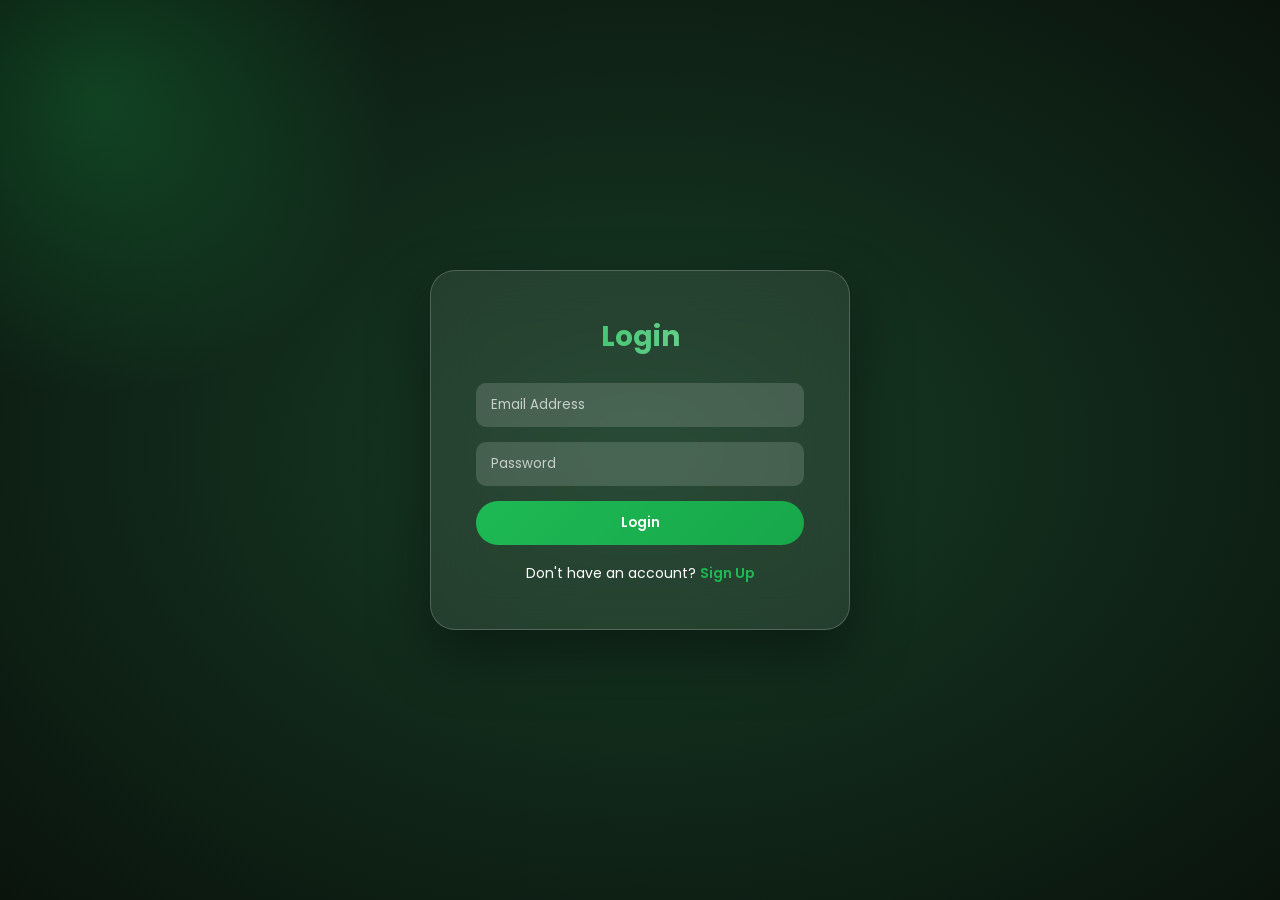
<file: dashboard/assets/Front_End_dev/login.html>
<!DOCTYPE html>
<html lang="en">
<head>
<meta charset="UTF-8">
<meta name="viewport" content="width=device-width, initial-scale=1.0">
<title>EcoNerve | Sign Up</title>

<link href="https://fonts.googleapis.com/css2?family=Poppins:wght@300;400;600;700&display=swap" rel="stylesheet">

<style>
:root {
    --green:#1db954;
    --blue:#0f3057;
    --dark:#071f0b;
    --glass-bg:rgba(255,255,255,0.08);
    --glass-border:rgba(255,255,255,0.2);
}

*{margin:0;padding:0;box-sizing:border-box;font-family:'Poppins',sans-serif;}

body{
    height:100vh;
    background:  radial-gradient(ellipse at center, rgba(10, 50, 25, 0.95), rgba(5, 15, 8, 0.98)),
        url('https://images.unsplash.com/photo-1441974231531-c6227db76b6e?w=1920&q=80') center/cover;;
    display:flex;
    justify-content:center;
    align-items:center;
    overflow:hidden;
    color:white;
}

/* Glow */
body::before{
    content:"";
    position:absolute;
    width:600px;
    height:600px;
    background: radial-gradient(circle, rgba(29,185,84,0.25), transparent 70%);
    top:-200px;
    left:-200px;
    animation: float 6s infinite alternate ease-in-out;
}
@keyframes float{
    from{transform:translateY(0);}
    to{transform:translateY(40px);}
}

.auth{
    width:420px;
    background:var(--glass-bg);
    backdrop-filter:blur(25px);
    border:1px solid var(--glass-border);
    border-radius:25px;
    padding:45px;
    box-shadow:0 25px 60px rgba(0,0,0,0.4);
    animation:fade 0.7s ease;
}

@keyframes fade{
    from{opacity:0; transform:translateY(20px);}
    to{opacity:1; transform:translateY(0);}
}

.auth h2 {
    text-align:center;
    margin-bottom:25px;
    font-weight:700;
    font-size:28px;

    background: linear-gradient(270deg, #1db954, #ffffff, #1db954);
    background-size: 400% 400%;

    background-clip: text;
    -webkit-background-clip: text;

    color: transparent;
    -webkit-text-fill-color: transparent;

    animation: gradientMove 6s ease infinite, glowPulse 3s ease-in-out infinite;
    position: relative;
}

.auth h2::after {
    content: "";
    position: absolute;
    left: 50%;
    bottom: -8px;
    width: 0;
    height: 3px;
    background: linear-gradient(90deg, var(--green), white);
    transition: 0.4s ease;
    transform: translateX(-50%);
}

.auth h2:hover::after {
    width: 60%;
}

/* Gradient animation */
@keyframes gradientMove {
    0% { background-position: 0% 50%; }
    50% { background-position: 100% 50%; }
    100% { background-position: 0% 50%; }
}

/* Glow animation */
@keyframes glowPulse {
    0% { text-shadow: 0 0 5px #1db954; }
    50% { text-shadow: 0 0 20px #1db954, 0 0 40px #1db954; }
    100% { text-shadow: 0 0 5px #1db954; }
}

input{
    width:100%;
    margin-bottom:15px;
    padding:12px 15px;
    border-radius:10px;
    border:none;
    background:rgba(255,255,255,0.15);
    color:white;
}

input::placeholder{color:rgba(255,255,255,0.7);}

input:focus{box-shadow:0 0 10px var(--green);}

button {
    position: relative;
    overflow: hidden;
    width:100%;
    padding:12px;
    border-radius:30px;
    border:none;
    background:linear-gradient(135deg,var(--green),#17a74a);
    color:white;
    font-weight:600;
    cursor:pointer;
    transition:0.3s;
}

button:hover {
    transform:scale(1.05);
    box-shadow:0 10px 25px rgba(29,185,84,0.5);
}

/* Shine Effect */
button::before {
    content: "";
    position: absolute;
    top: 0;
    left: -75%;
    width: 50%;
    height: 100%;
    background: linear-gradient(
        120deg,
        rgba(255,255,255,0.2),
        rgba(255,255,255,0.6),
        rgba(255,255,255,0.2)
    );
    transform: skewX(-25deg);
}

button:hover::before {
    animation: shine 0.8s forwards;
}

@keyframes shine {
    100% { left: 125%; }
}

button:hover{
    transform:scale(1.05);
    box-shadow:0 10px 20px rgba(29,185,84,0.4);
}

.switch{
    margin-top:18px;
    text-align:center;
    font-size:14px;
}

.switch a{
    color:var(--green);
    font-weight:600;
    text-decoration:none;
}
</style>
</head>

<body>

<div class="auth">
    <h2>Login</h2>


    <input type="email" placeholder="Email Address" required>
    <input type="password" placeholder="Password" required>

    <button>Login</button>

    <div class="switch">
        Don't have an account?
        <a href="signup.html">Sign Up</a>
    </div>
</div>

</body>
</html>
</file>
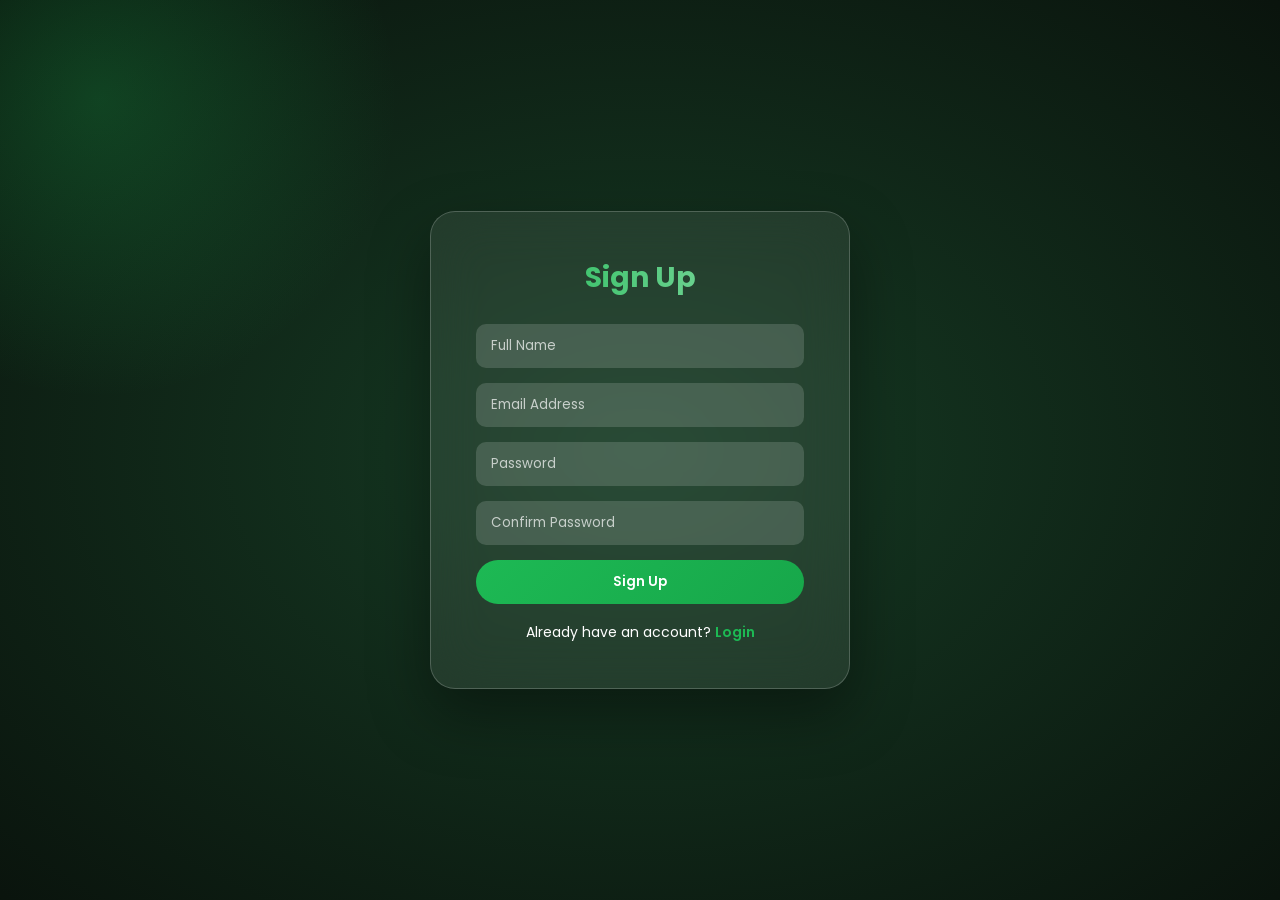
<file: dashboard/assets/Front_End_dev/signup.html>
<!DOCTYPE html>
<html lang="en">
<head>
<meta charset="UTF-8">
<meta name="viewport" content="width=device-width, initial-scale=1.0">
<title>EcoNerve | Sign Up</title>

<link href="https://fonts.googleapis.com/css2?family=Poppins:wght@300;400;600;700&display=swap" rel="stylesheet">

<style>
:root {
    --green:#1db954;
    --blue:#0f3057;
    --dark:#07121f;
    --glass-bg:rgba(255,255,255,0.08);
    --glass-border:rgba(255,255,255,0.2);
}

*{margin:0;padding:0;box-sizing:border-box;font-family:'Poppins',sans-serif;}

body{
    height:100vh;
    background:  radial-gradient(ellipse at center, rgba(10, 50, 25, 0.95), rgba(5, 15, 8, 0.98)),
        url('https://images.unsplash.com/photo-1441974231531-c6227db76b6e?w=1920&q=80') center/cover;;
    display:flex;
    justify-content:center;
    align-items:center;
    overflow:hidden;
    color:white;
}

/* Glow */
body::before{
    content:"";
    position:absolute;
    width:600px;
    height:600px;
    background: radial-gradient(circle, rgba(29,185,84,0.25), transparent 70%);
    top:-200px;
    left:-200px;
    animation: float 6s infinite alternate ease-in-out;
}
@keyframes float{
    from{transform:translateY(0);}
    to{transform:translateY(40px);}
}

.auth{
    width:420px;
    background:var(--glass-bg);
    backdrop-filter:blur(25px);
    border:1px solid var(--glass-border);
    border-radius:25px;
    padding:45px;
    box-shadow:0 25px 60px rgba(0,0,0,0.4);
    animation:fade 0.7s ease;
}

@keyframes fade{
    from{opacity:0; transform:translateY(20px);}
    to{opacity:1; transform:translateY(0);}
}

.auth h2 {
    text-align:center;
    margin-bottom:25px;
    font-weight:700;
    font-size:28px;

    background: linear-gradient(270deg, #1db954, #ffffff, #1db954);
    background-size: 400% 400%;

    background-clip: text;
    -webkit-background-clip: text;

    color: transparent;
    -webkit-text-fill-color: transparent;

    animation: gradientMove 6s ease infinite, glowPulse 3s ease-in-out infinite;
    position: relative;
}

.auth h2::after {
    content: "";
    position: absolute;
    left: 50%;
    bottom: -8px;
    width: 0;
    height: 3px;
    background: linear-gradient(90deg, var(--green), white);
    transition: 0.4s ease;
    transform: translateX(-50%);
}

.auth h2:hover::after {
    width: 60%;
}

/* Gradient animation */
@keyframes gradientMove {
    0% { background-position: 0% 50%; }
    50% { background-position: 100% 50%; }
    100% { background-position: 0% 50%; }
}

/* Glow animation */
@keyframes glowPulse {
    0% { text-shadow: 0 0 5px #1db954; }
    50% { text-shadow: 0 0 20px #1db954, 0 0 40px #1db954; }
    100% { text-shadow: 0 0 5px #1db954; }
}

input{
    width:100%;
    margin-bottom:15px;
    padding:12px 15px;
    border-radius:10px;
    border:none;
    background:rgba(255,255,255,0.15);
    color:white;
}

input::placeholder{color:rgba(255,255,255,0.7);}

input:focus{box-shadow:0 0 10px var(--green);}

button {
    position: relative;
    overflow: hidden;
    width:100%;
    padding:12px;
    border-radius:30px;
    border:none;
    background:linear-gradient(135deg,var(--green),#17a74a);
    color:white;
    font-weight:600;
    cursor:pointer;
    transition:0.3s;
}

button:hover {
    transform:scale(1.05);
    box-shadow:0 10px 25px rgba(29,185,84,0.5);
}

/* Shine Effect */
button::before {
    content: "";
    position: absolute;
    top: 0;
    left: -75%;
    width: 50%;
    height: 100%;
    background: linear-gradient(
        120deg,
        rgba(255,255,255,0.2),
        rgba(255,255,255,0.6),
        rgba(255,255,255,0.2)
    );
    transform: skewX(-25deg);
}

button:hover::before {
    animation: shine 0.8s forwards;
}

@keyframes shine {
    100% { left: 125%; }
}

button:hover{
    transform:scale(1.05);
    box-shadow:0 10px 20px rgba(29,185,84,0.4);
}

.switch{
    margin-top:18px;
    text-align:center;
    font-size:14px;
}

.switch a{
    color:var(--green);
    font-weight:600;
    text-decoration:none;
}
</style>
</head>

<body>

<div class="auth">
    <h2>Sign Up</h2>

    <input type="text" placeholder="Full Name" required>
    <input type="email" placeholder="Email Address" required>
    <input type="password" placeholder="Password" required>
    <input type="confirm-password" placeholder="Confirm Password" required>

    <button>Sign Up</button>

    <div class="switch">
        Already have an account?
        <a href="login.html">Login</a>
    </div>
</div>

</body>
</html>
</file>
